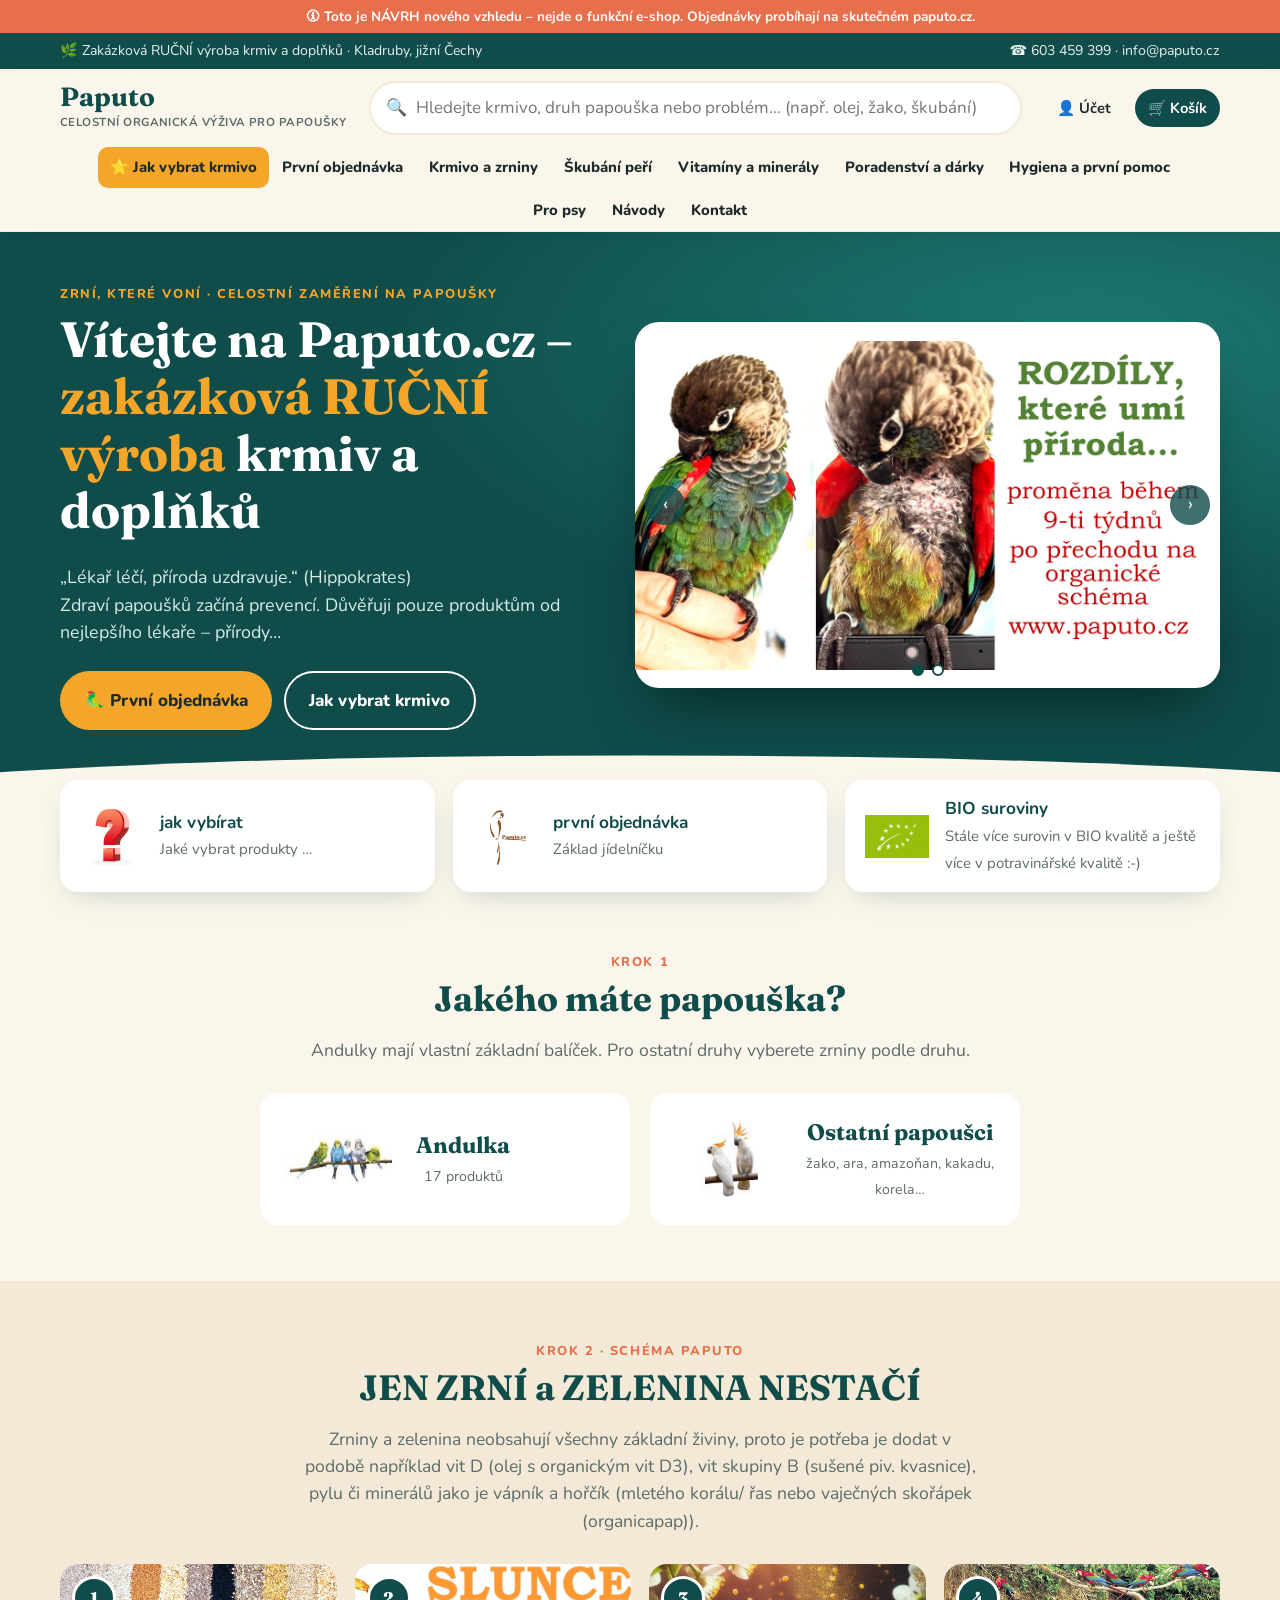
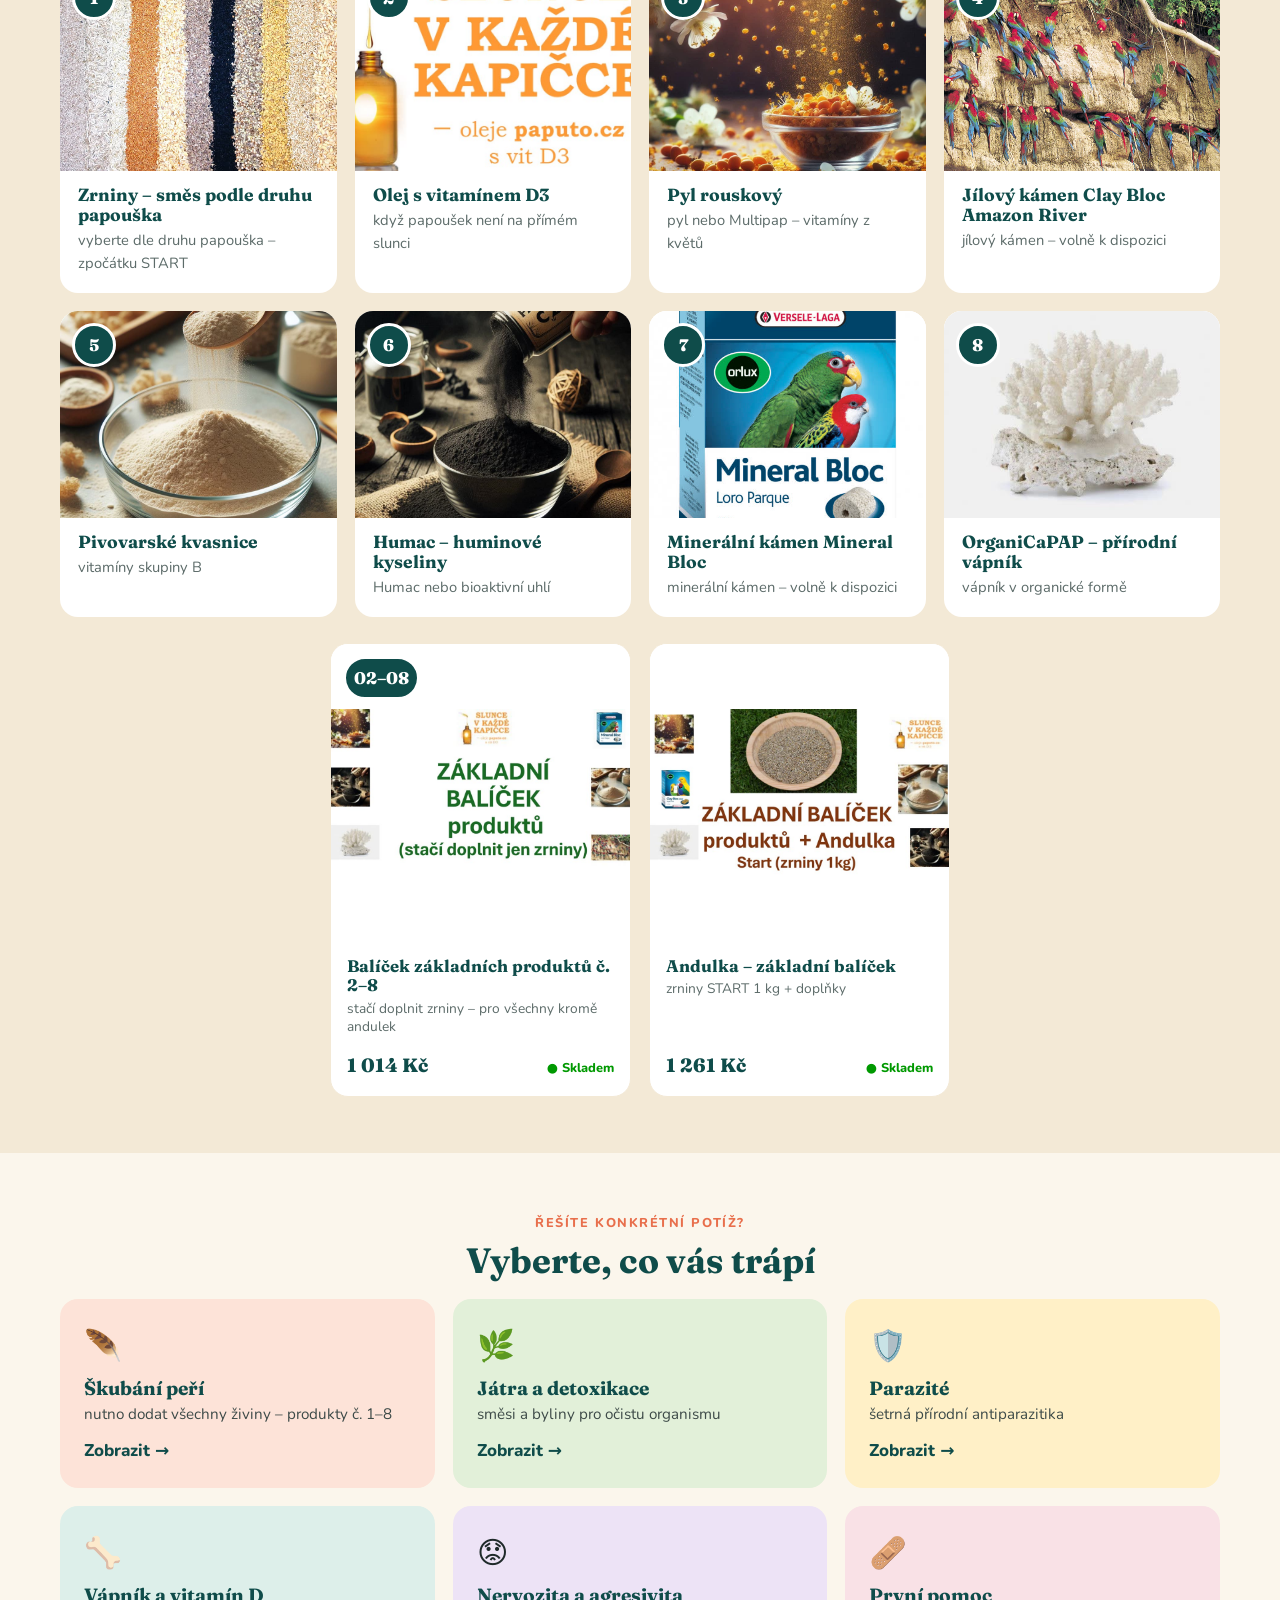
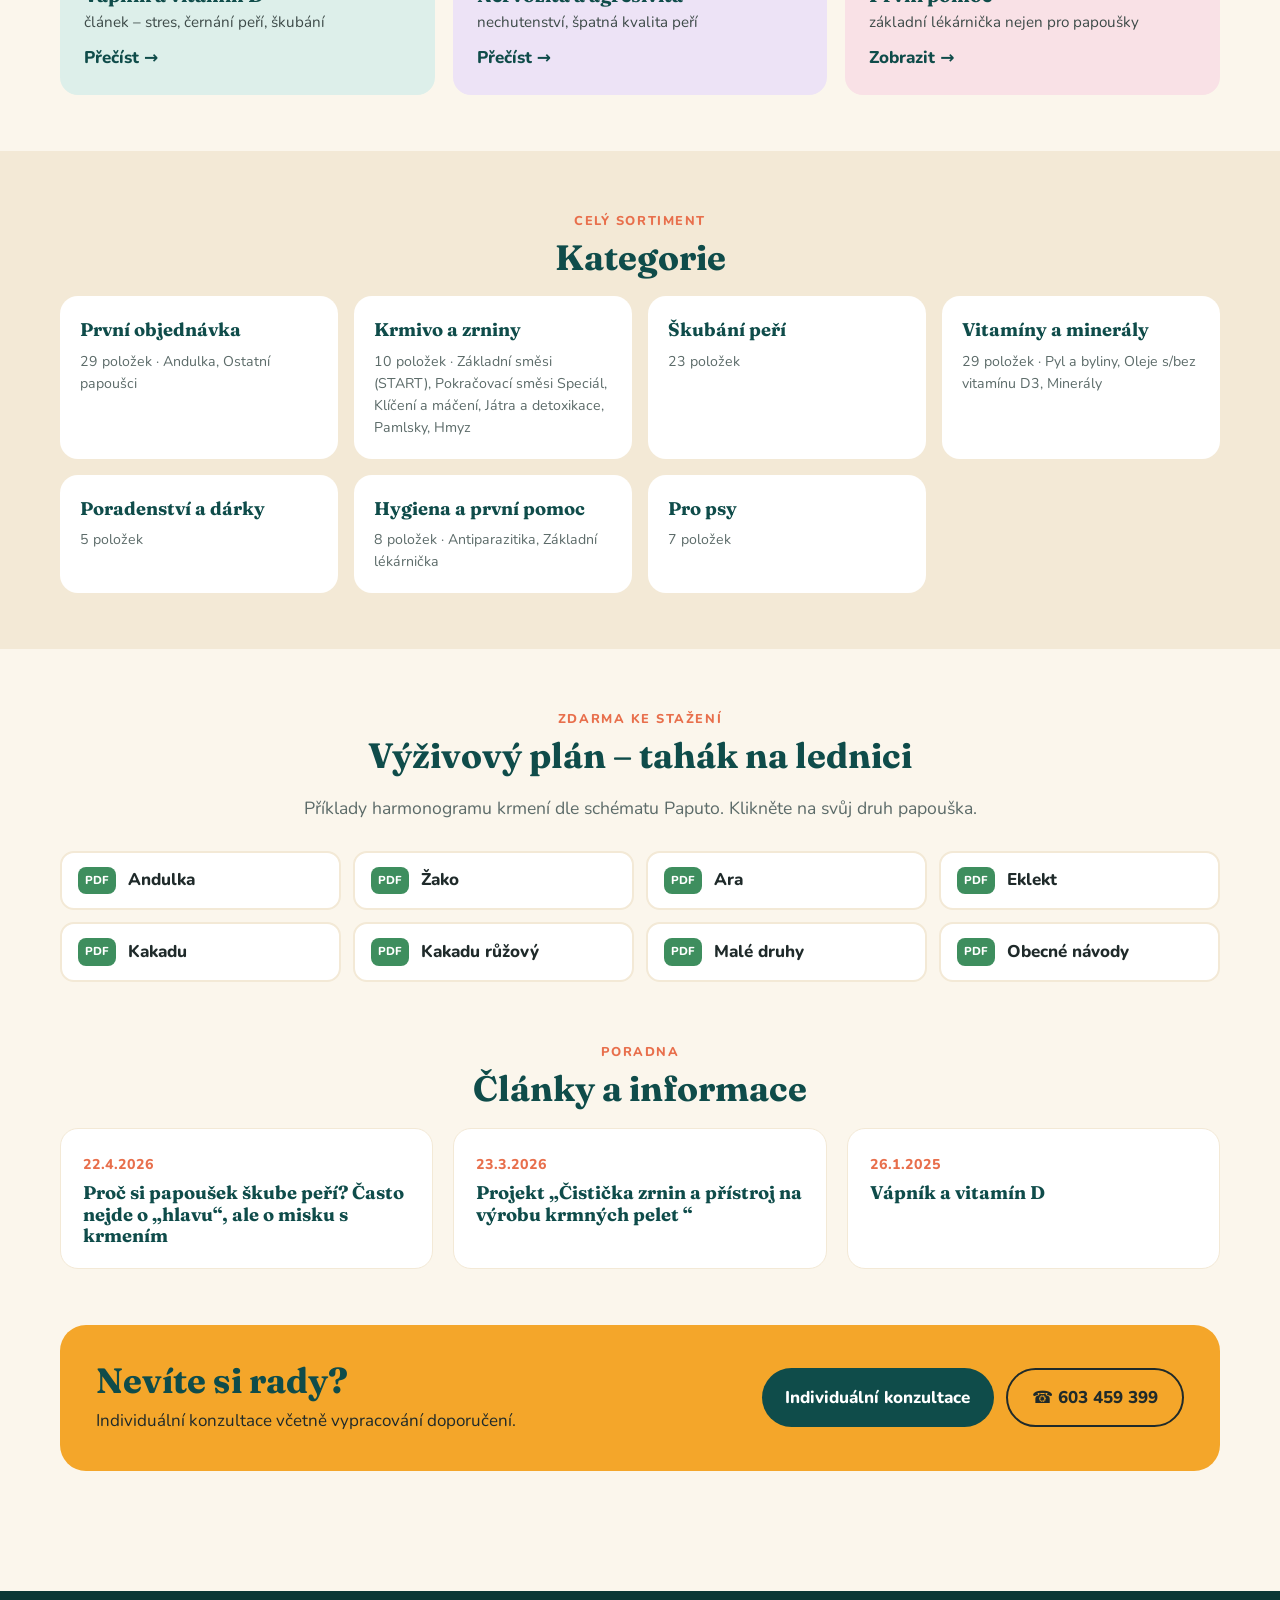
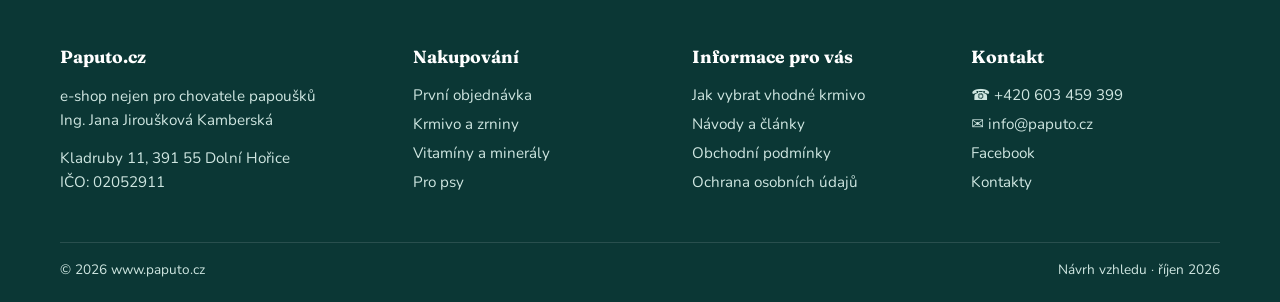
<file: index.html>
<!doctype html>
<html lang="cs">
<head>
<meta charset="utf-8">
<meta name="viewport" content="width=device-width,initial-scale=1">
<meta name="robots" content="noindex,nofollow">
<title>Paputo.cz (návrh)</title>
<link rel="preconnect" href="https://fonts.googleapis.com">
<link rel="preconnect" href="https://fonts.gstatic.com" crossorigin>
<link href="https://fonts.googleapis.com/css2?family=Fraunces:opsz,wght@9..144,600;9..144,800&family=Nunito:wght@400;600;700;800&display=swap" rel="stylesheet">
<link rel="stylesheet" href="style.css">
</head>
<body>
<div class="demo">🛈 Toto je NÁVRH nového vzhledu – nejde o funkční e-shop. Objednávky probíhají na skutečném paputo.cz.</div>
<div class="topbar"><div class="wrap">
  <span>🌿 Zakázková RUČNÍ výroba krmiv a doplňků · Kladruby, jižní Čechy</span>
  <span><a href="tel:+420603459399">☎ 603 459 399</a> · <a href="mailto:info@paputo.cz">info@paputo.cz</a></span>
</div></div>
<header>
  <div class="wrap head">
    <a class="logo" href="#/"><b>Paputo</b><small>CELOSTNÍ ORGANICKÁ VÝŽIVA PRO PAPOUŠKY</small></a>
    <div class="search">
      <span class="ico">🔍</span>
      <input id="q" type="search" autocomplete="off" placeholder="Hledejte krmivo, druh papouška nebo problém… (např. olej, žako, škubání)" aria-label="Hledat">
      <div class="suggest" id="suggest"></div>
    </div>
    <div class="icons">
      <a class="acc" href="https://www.paputo.cz/login/" target="_blank" rel="noopener">👤 Účet</a>
      <a class="cart" href="https://www.paputo.cz/kosik/" target="_blank" rel="noopener">🛒 Košík</a>
    </div>
    <button class="burger" id="burger">☰ Menu</button>
  </div>
  <nav class="main" id="menu"></nav>
</header>

<main id="app"></main>

<footer>
  <div class="wrap">
    <div class="cols">
      <div><h4>Paputo.cz</h4><p>e-shop nejen pro chovatele papoušků<br>Ing. Jana Jiroušková Kamberská</p>
        <p>Kladruby 11, 391 55 Dolní Hořice<br>IČO: 02052911</p></div>
      <div><h4>Nakupování</h4><ul>
        <li><a href="#/kategorie/prvni-objednavka-zakladni-slozky-vyzivy">První objednávka</a></li>
        <li><a href="#/kategorie/zrniny">Krmivo a zrniny</a></li>
        <li><a href="#/kategorie/vitaminy-a-mineraly">Vitamíny a minerály</a></li>
        <li><a href="#/kategorie/pro-psy">Pro psy</a></li></ul></div>
      <div><h4>Informace pro vás</h4><ul>
        <li><a href="#/stranka/jak-nakupovat">Jak vybrat vhodné krmivo</a></li>
        <li><a href="#/navody">Návody a články</a></li>
        <li><a href="#/stranka/obchodni-podminky">Obchodní podmínky</a></li>
        <li><a href="#/stranka/podminky-ochrany-osobnich-udaju">Ochrana osobních údajů</a></li></ul></div>
      <div><h4>Kontakt</h4><ul>
        <li><a href="tel:+420603459399">☎ +420 603 459 399</a></li>
        <li><a href="mailto:info@paputo.cz">✉ info@paputo.cz</a></li>
        <li><a href="https://www.facebook.com/paputo.cz" target="_blank" rel="noopener">Facebook</a></li>
        <li><a href="#/stranka/kontakty">Kontakty</a></li></ul></div>
    </div>
    <div class="copy"><span>© 2026 www.paputo.cz</span><span>Návrh vzhledu · říjen 2026</span></div>
  </div>
</footer>
<script src="data.js"></script>
<script src="app.js"></script>
</body>
</html>
</file>
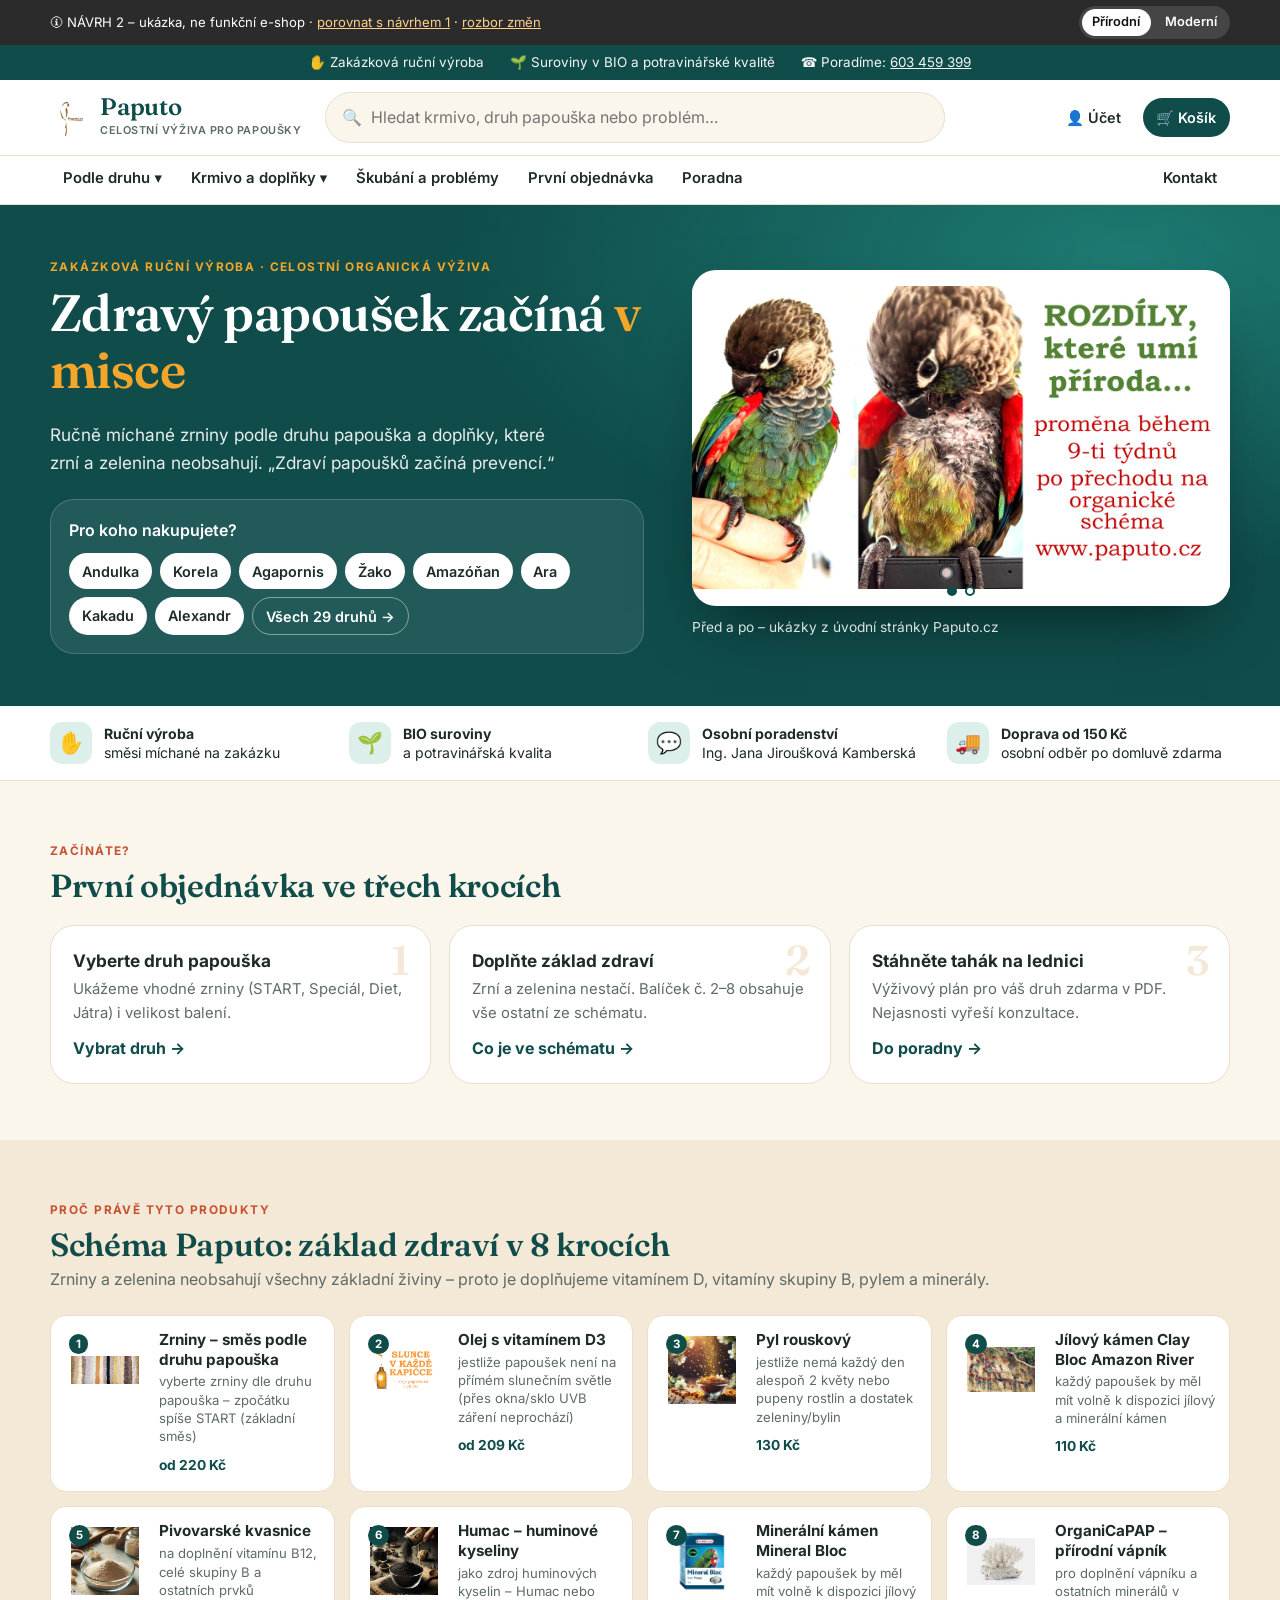
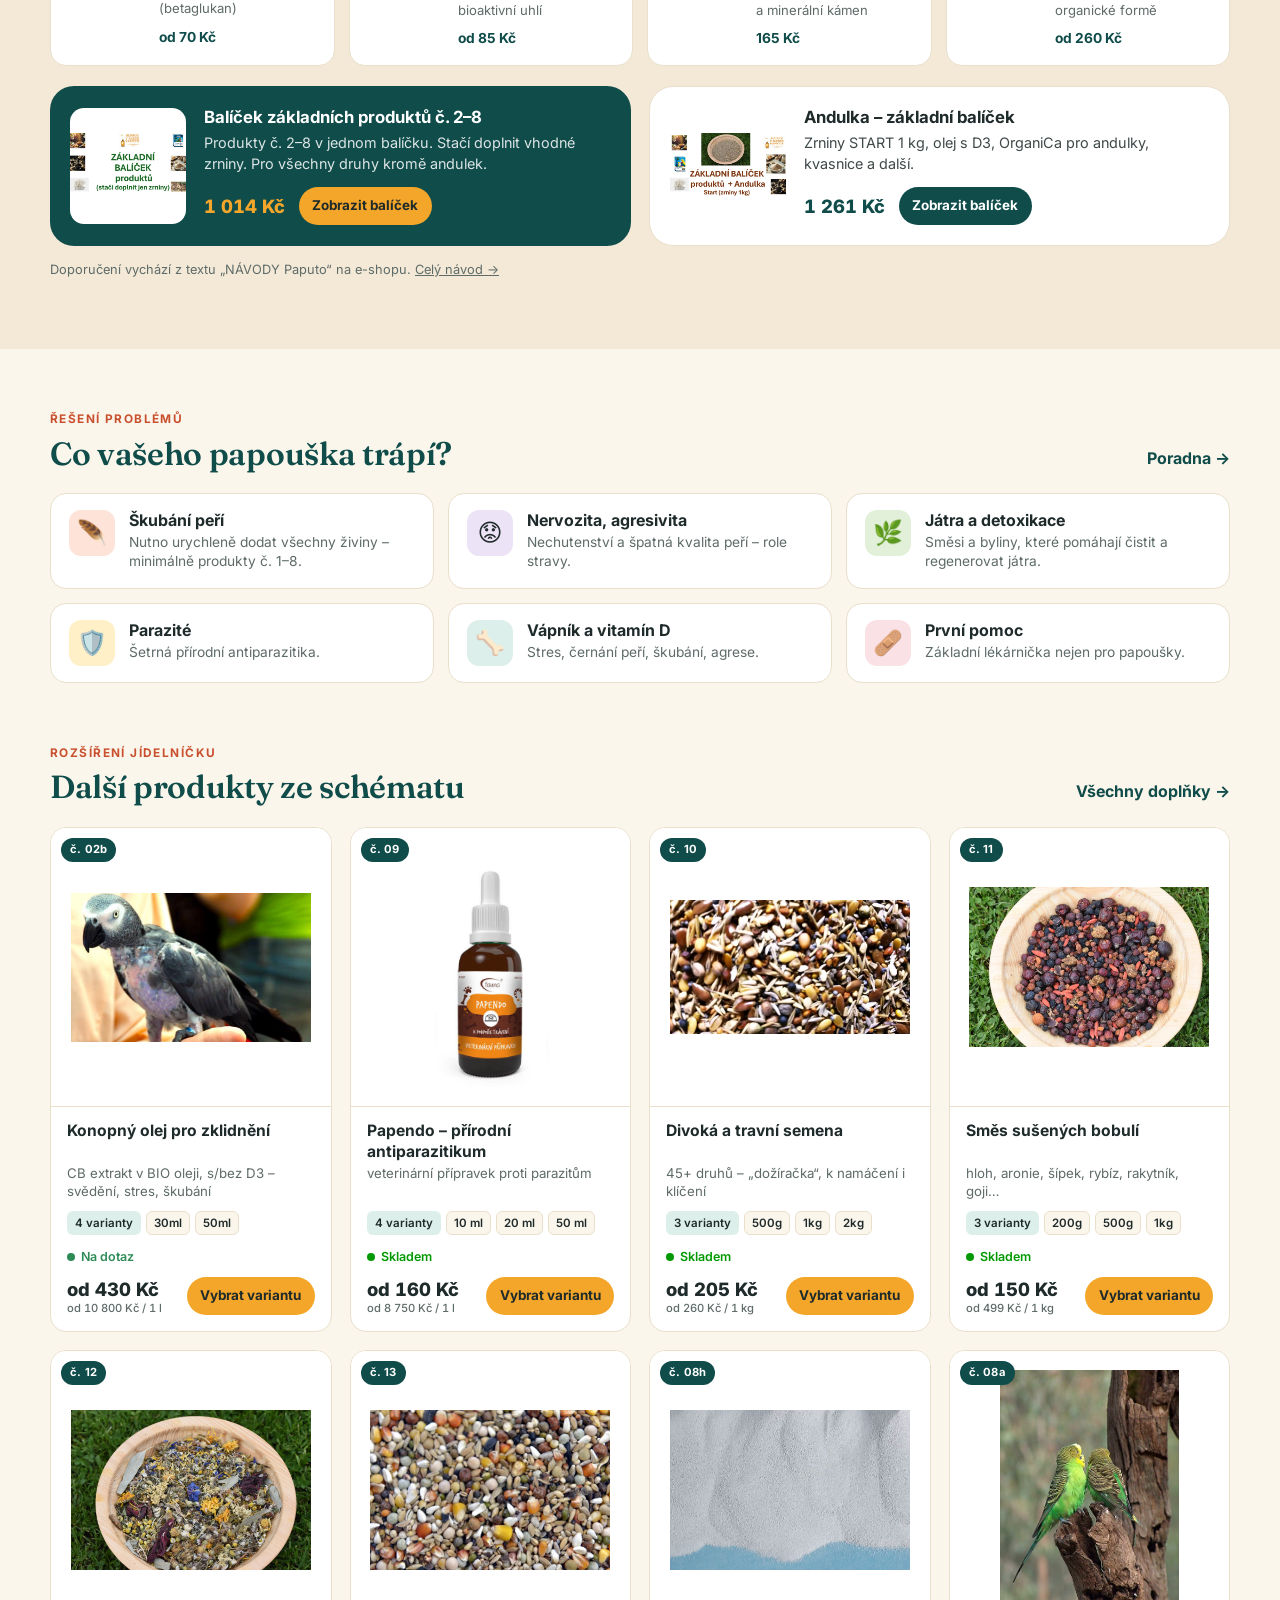
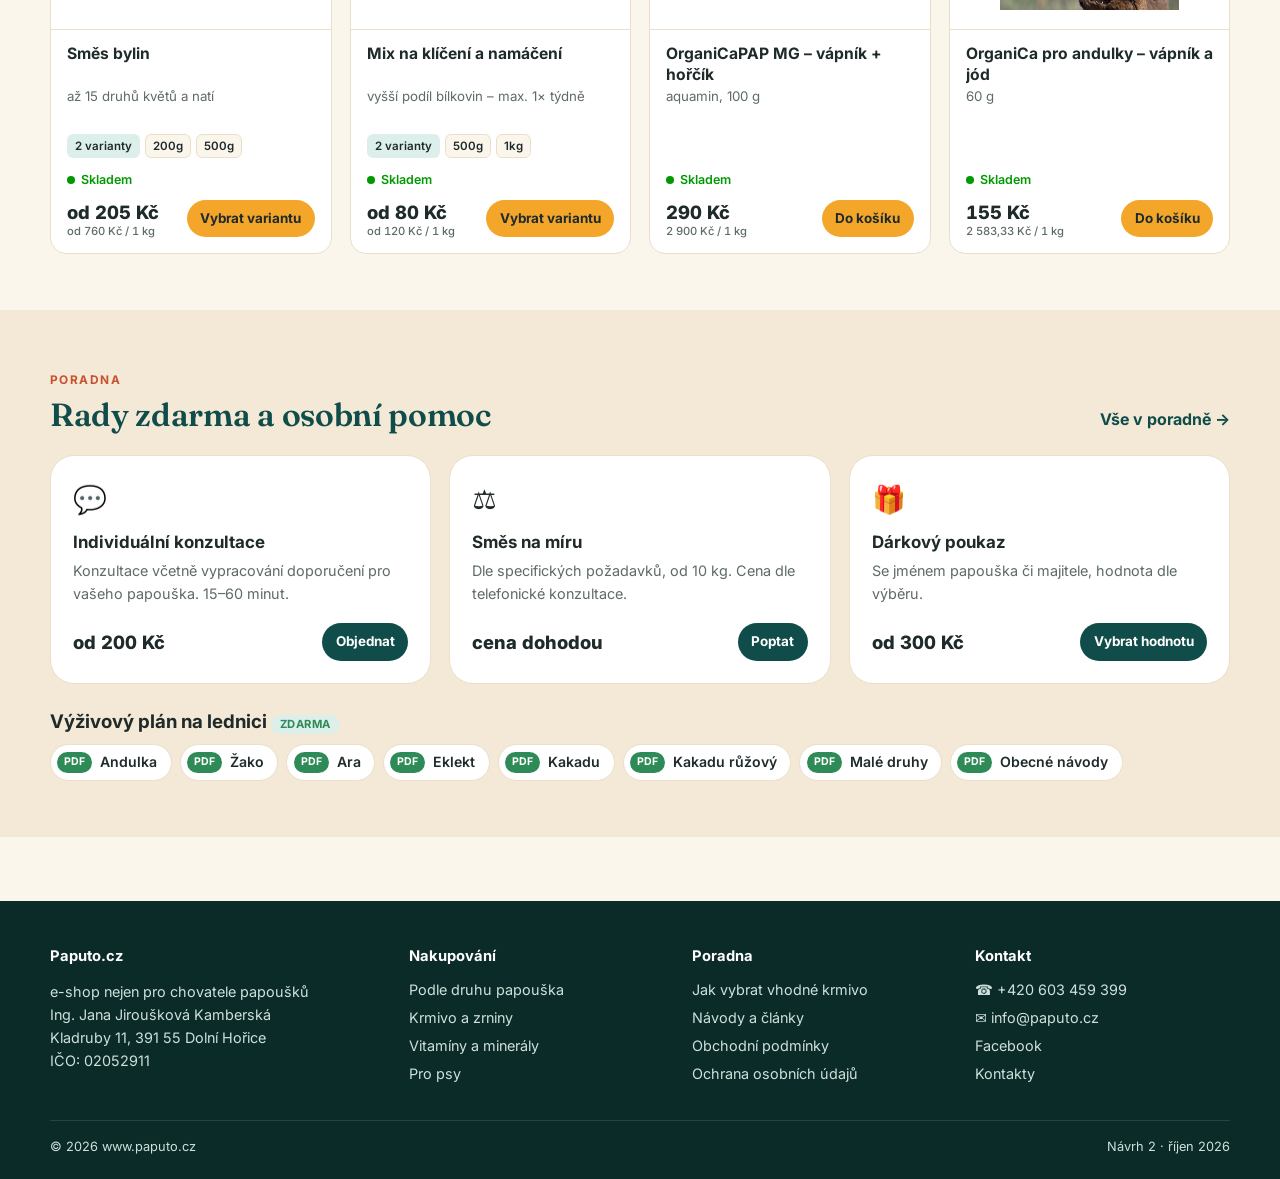
<file: navrh2/index.html>
<!doctype html>
<html lang="cs" data-theme="priroda">
<head>
<meta charset="utf-8">
<meta name="viewport" content="width=device-width,initial-scale=1,viewport-fit=cover">
<meta name="robots" content="noindex,nofollow">
<title>Paputo.cz (návrh 2)</title>
<link rel="preconnect" href="https://fonts.googleapis.com">
<link rel="preconnect" href="https://fonts.gstatic.com" crossorigin>
<link href="https://fonts.googleapis.com/css2?family=Bricolage+Grotesque:opsz,wght@12..96,700;12..96,800&family=Fraunces:opsz,wght@9..144,500;9..144,600&family=Inter:wght@400;500;600;700;800&display=swap" rel="stylesheet">
<link rel="stylesheet" href="style.css">
</head>
<body>
<div class="demo"><div class="wrap">
  <span>🛈 NÁVRH 2 – ukázka, ne funkční e-shop · <a href="../">porovnat s návrhem 1</a> · <a href="porovnani.html">rozbor změn</a></span>
  <div class="themes" role="group" aria-label="Barevná varianta"><button data-t="priroda">Přírodní</button><button data-t="moderni">Moderní</button></div>
</div></div>
<div class="usp"><div class="wrap">
  <span>✋ Zakázková ruční výroba</span><span>🌱 Suroviny v BIO a potravinářské kvalitě</span><span>☎ Poradíme: <a href="tel:+420603459399" style="color:inherit">603 459 399</a></span>
</div></div>
<header class="site">
  <div class="wrap head">
    <a class="logo" href="#/"><img src="img/b/logo-paputo.png" alt=""><span><b>Paputo</b><small>Celostní výživa pro papoušky</small></span></a>
    <div class="search">
      <span class="ico">🔍</span>
      <input id="q" type="search" autocomplete="off" placeholder="Hledat krmivo, druh papouška nebo problém…" aria-label="Hledat">
      <div class="suggest" id="suggest"></div>
    </div>
    <div class="hicons">
      <a class="acc" href="https://www.paputo.cz/login/" target="_blank" rel="noopener">👤 Účet</a>
      <a class="cart" href="https://www.paputo.cz/kosik/" target="_blank" rel="noopener">🛒 Košík</a>
    </div>
    <button class="burger" id="burger" aria-label="Menu">☰</button>
  </div>
  <nav class="main" id="menu"></nav>
</header>

<main id="app"></main>

<footer>
  <div class="wrap">
    <div class="cols">
      <div><h4>Paputo.cz</h4><p>e-shop nejen pro chovatele papoušků<br>Ing. Jana Jiroušková Kamberská<br>Kladruby 11, 391 55 Dolní Hořice<br>IČO: 02052911</p></div>
      <div><h4>Nakupování</h4><ul>
        <li><a href="#/druhy">Podle druhu papouška</a></li>
        <li><a href="#/kategorie/zrniny">Krmivo a zrniny</a></li>
        <li><a href="#/kategorie/vitaminy-a-mineraly">Vitamíny a minerály</a></li>
        <li><a href="#/kategorie/pro-psy">Pro psy</a></li></ul></div>
      <div><h4>Poradna</h4><ul>
        <li><a href="#/stranka/jak-nakupovat">Jak vybrat vhodné krmivo</a></li>
        <li><a href="#/poradna">Návody a články</a></li>
        <li><a href="#/stranka/obchodni-podminky">Obchodní podmínky</a></li>
        <li><a href="#/stranka/podminky-ochrany-osobnich-udaju">Ochrana osobních údajů</a></li></ul></div>
      <div><h4>Kontakt</h4><ul>
        <li><a href="tel:+420603459399">☎ +420 603 459 399</a></li>
        <li><a href="mailto:info@paputo.cz">✉ info@paputo.cz</a></li>
        <li><a href="https://www.facebook.com/paputo.cz" target="_blank" rel="noopener">Facebook</a></li>
        <li><a href="#/stranka/kontakty">Kontakty</a></li></ul></div>
    </div>
    <div class="copy"><span>© 2026 www.paputo.cz</span><span>Návrh 2 · říjen 2026</span></div>
  </div>
</footer>

<nav class="tabbar" aria-label="Mobilní navigace">
  <a href="#/" data-k="home"><i>🏠</i>Domů</a>
  <a href="#" id="tab-menu" data-k="kategorie"><i>☰</i>Sortiment</a>
  <a href="#" id="tab-search" data-k="hledat"><i>🔍</i>Hledat</a>
  <a href="#/poradna" data-k="poradna"><i>💬</i>Poradna</a>
  <a href="https://www.paputo.cz/kosik/" target="_blank" rel="noopener"><i>🛒</i>Košík</a>
</nav>
<script src="data.js"></script>
<script src="app.js"></script>
</body>
</html>
</file>
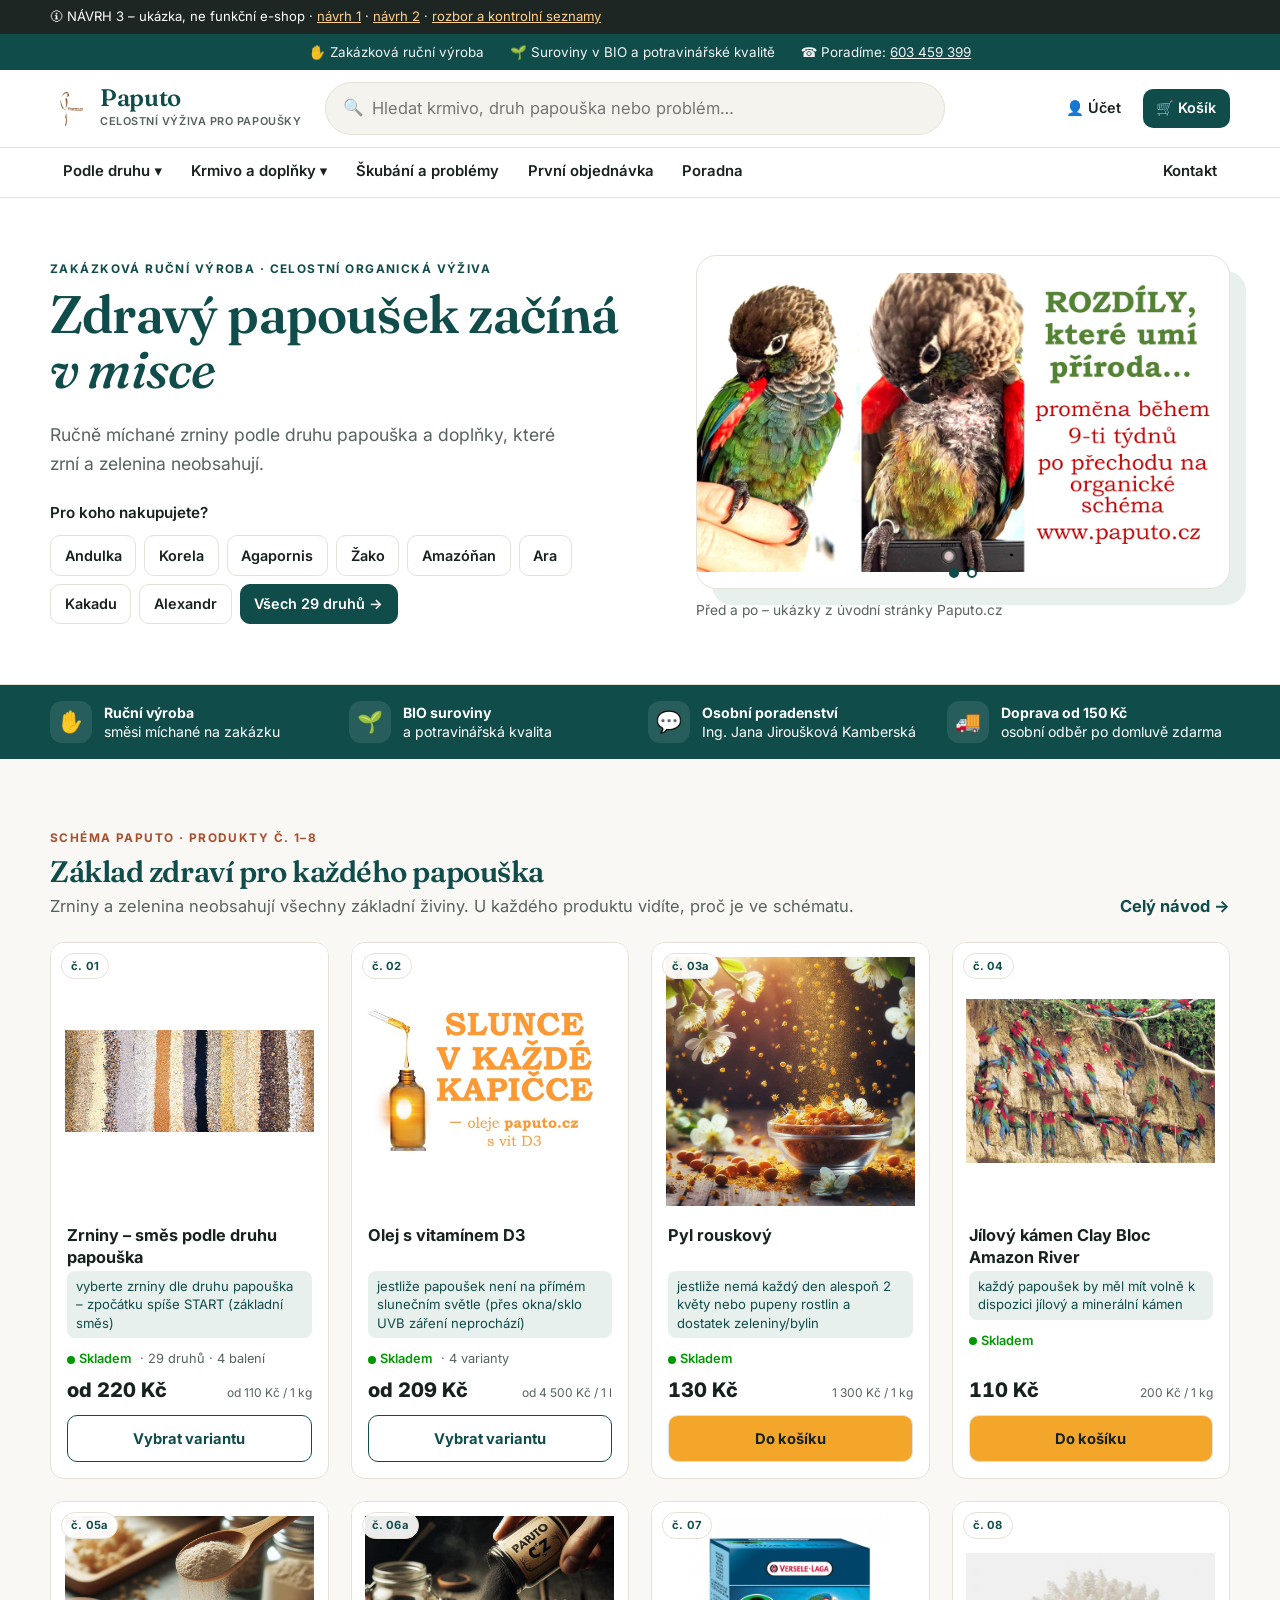
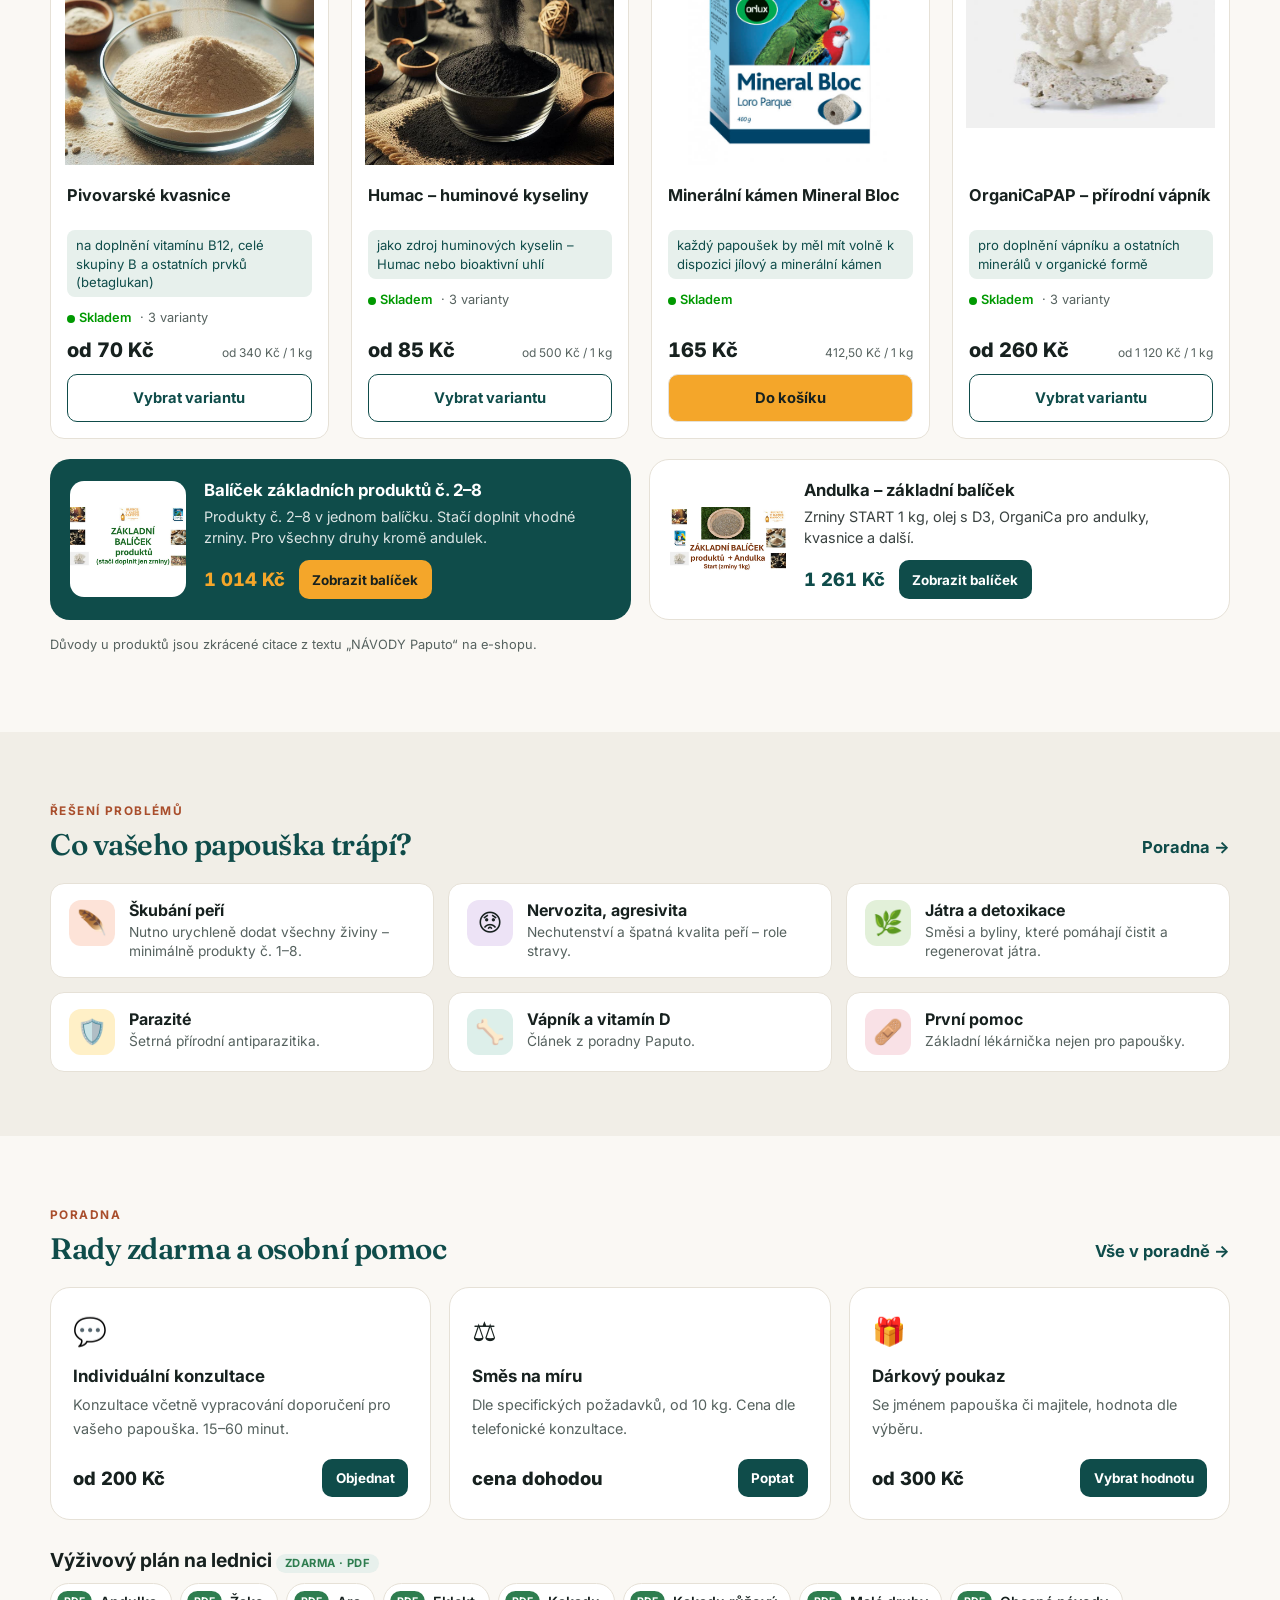
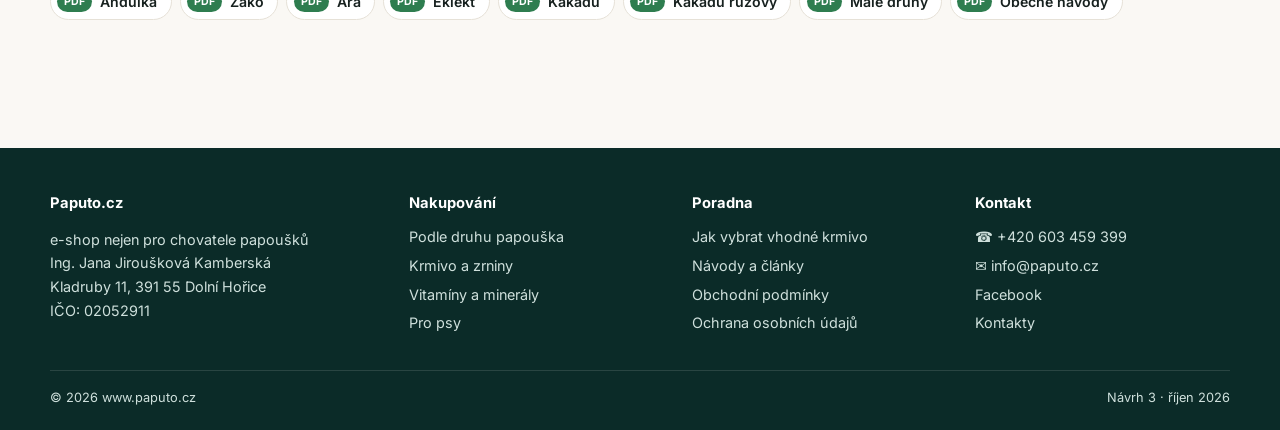
<file: navrh3/index.html>
<!doctype html>
<html lang="cs" data-theme="n3">
<head>
<meta charset="utf-8">
<meta name="viewport" content="width=device-width,initial-scale=1,viewport-fit=cover">
<meta name="robots" content="noindex,nofollow">
<title>Paputo.cz (návrh 3)</title>
<link rel="preconnect" href="https://fonts.googleapis.com">
<link rel="preconnect" href="https://fonts.gstatic.com" crossorigin>
<link href="https://fonts.googleapis.com/css2?family=Fraunces:opsz,wght@9..144,500;9..144,600&family=Inter:wght@400;500;600;700;800&display=swap" rel="stylesheet">
<link rel="stylesheet" href="style.css">
</head>
<body>
<div class="demo"><div class="wrap">
  <span>🛈 NÁVRH 3 – ukázka, ne funkční e-shop · <a href="../">návrh 1</a> · <a href="../navrh2/">návrh 2</a> · <a href="rozbor.html">rozbor a kontrolní seznamy</a></span>
</div></div>
<div class="usp"><div class="wrap">
  <span>✋ Zakázková ruční výroba</span><span>🌱 Suroviny v BIO a potravinářské kvalitě</span><span>☎ Poradíme: <a href="tel:+420603459399" style="color:inherit">603 459 399</a></span>
</div></div>
<header class="site">
  <div class="wrap head">
    <a class="logo" href="#/"><img src="img/b/logo-paputo.png" alt=""><span><b>Paputo</b><small>Celostní výživa pro papoušky</small></span></a>
    <div class="search">
      <span class="ico">🔍</span>
      <input id="q" type="search" autocomplete="off" placeholder="Hledat krmivo, druh papouška nebo problém…" aria-label="Hledat">
      <div class="suggest" id="suggest"></div>
    </div>
    <div class="hicons">
      <a class="acc" href="https://www.paputo.cz/login/" target="_blank" rel="noopener">👤 Účet</a>
      <a class="cart" href="https://www.paputo.cz/kosik/" target="_blank" rel="noopener">🛒 Košík</a>
    </div>
    <button class="burger" id="burger" aria-label="Menu">☰</button>
  </div>
  <nav class="main" id="menu"></nav>
</header>

<main id="app"></main>

<footer>
  <div class="wrap">
    <div class="cols">
      <div><h4>Paputo.cz</h4><p>e-shop nejen pro chovatele papoušků<br>Ing. Jana Jiroušková Kamberská<br>Kladruby 11, 391 55 Dolní Hořice<br>IČO: 02052911</p></div>
      <div><h4>Nakupování</h4><ul>
        <li><a href="#/druhy">Podle druhu papouška</a></li>
        <li><a href="#/kategorie/zrniny">Krmivo a zrniny</a></li>
        <li><a href="#/kategorie/vitaminy-a-mineraly">Vitamíny a minerály</a></li>
        <li><a href="#/kategorie/pro-psy">Pro psy</a></li></ul></div>
      <div><h4>Poradna</h4><ul>
        <li><a href="#/stranka/jak-nakupovat">Jak vybrat vhodné krmivo</a></li>
        <li><a href="#/poradna">Návody a články</a></li>
        <li><a href="#/stranka/obchodni-podminky">Obchodní podmínky</a></li>
        <li><a href="#/stranka/podminky-ochrany-osobnich-udaju">Ochrana osobních údajů</a></li></ul></div>
      <div><h4>Kontakt</h4><ul>
        <li><a href="tel:+420603459399">☎ +420 603 459 399</a></li>
        <li><a href="mailto:info@paputo.cz">✉ info@paputo.cz</a></li>
        <li><a href="https://www.facebook.com/paputo.cz" target="_blank" rel="noopener">Facebook</a></li>
        <li><a href="#/stranka/kontakty">Kontakty</a></li></ul></div>
    </div>
    <div class="copy"><span>© 2026 www.paputo.cz</span><span>Návrh 3 · říjen 2026</span></div>
  </div>
</footer>

<nav class="tabbar" aria-label="Mobilní navigace">
  <a href="#/" data-k="home"><i>🏠</i>Domů</a>
  <a href="#" id="tab-menu" data-k="kategorie"><i>☰</i>Sortiment</a>
  <a href="#" id="tab-search" data-k="hledat"><i>🔍</i>Hledat</a>
  <a href="#/poradna" data-k="poradna"><i>💬</i>Poradna</a>
  <a href="https://www.paputo.cz/kosik/" target="_blank" rel="noopener"><i>🛒</i>Košík</a>
</nav>
<script src="data.js"></script>
<script src="app.js"></script>
</body>
</html>
</file>
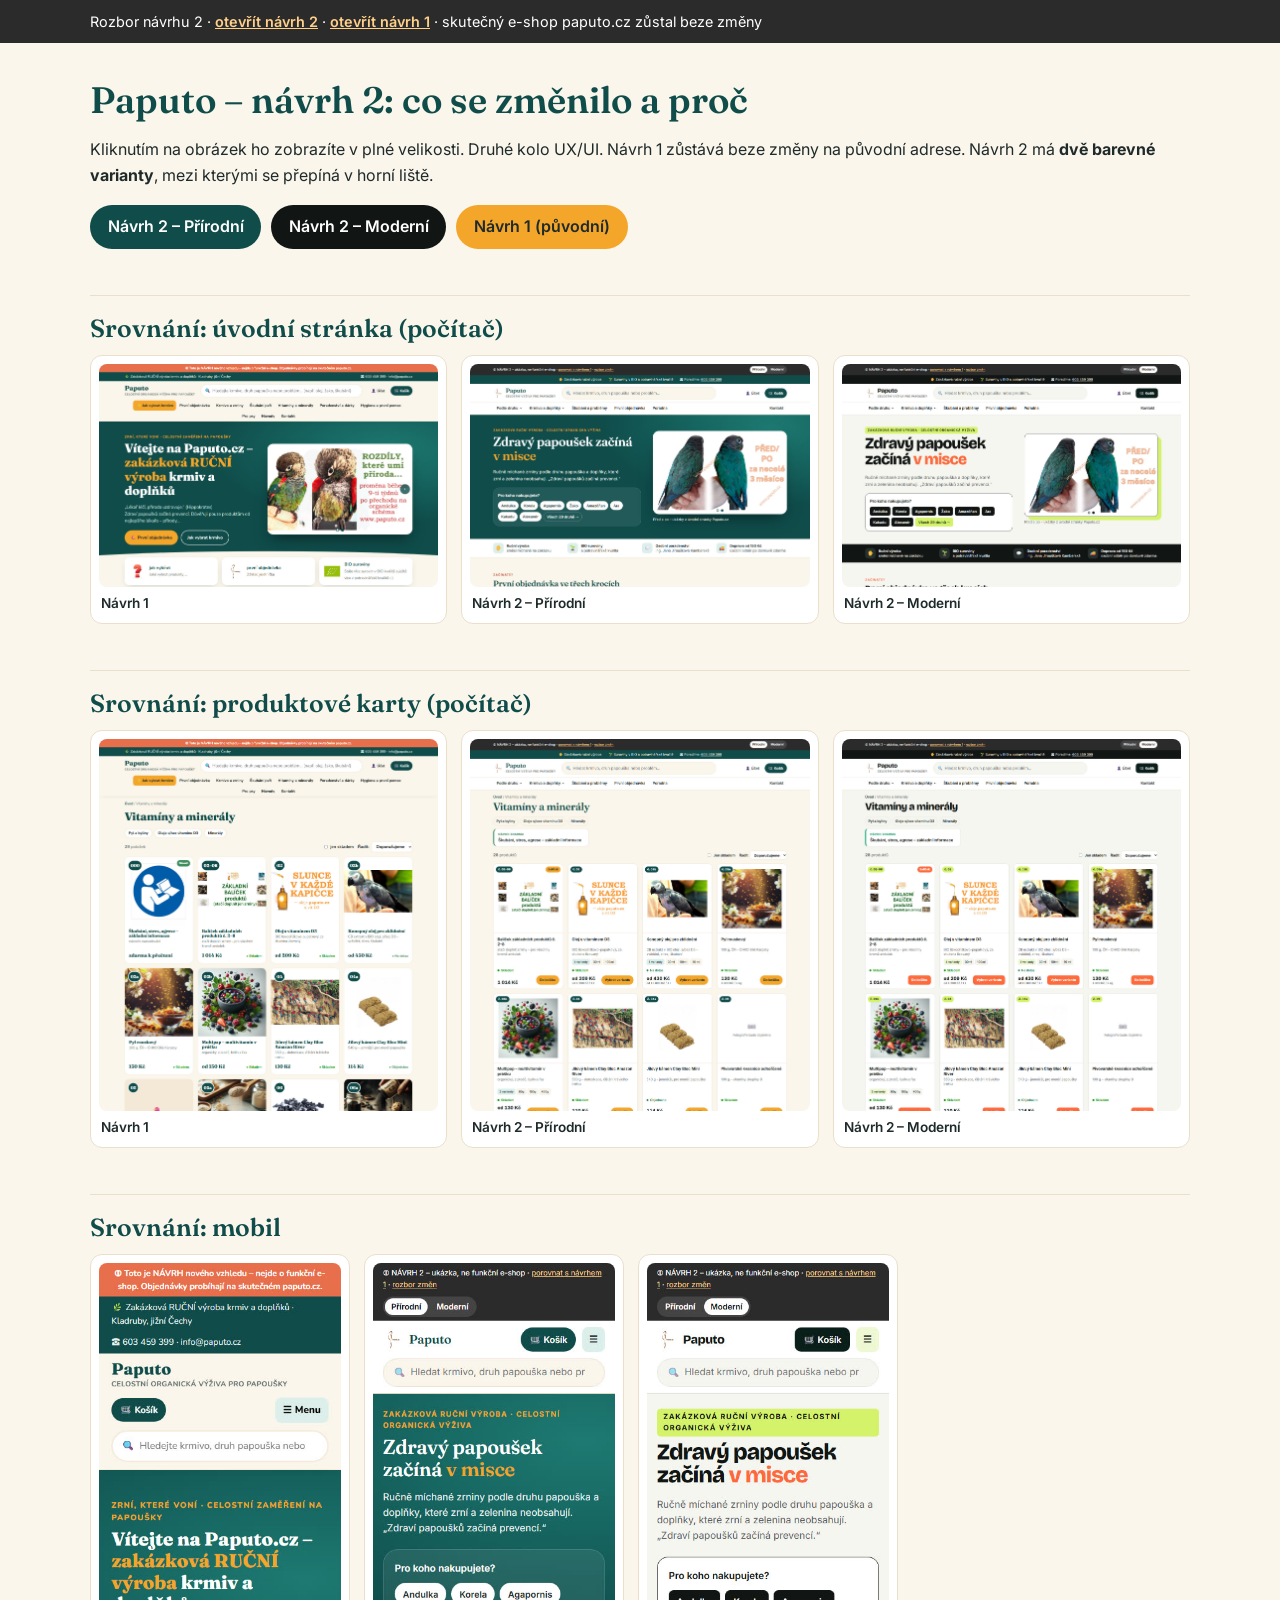
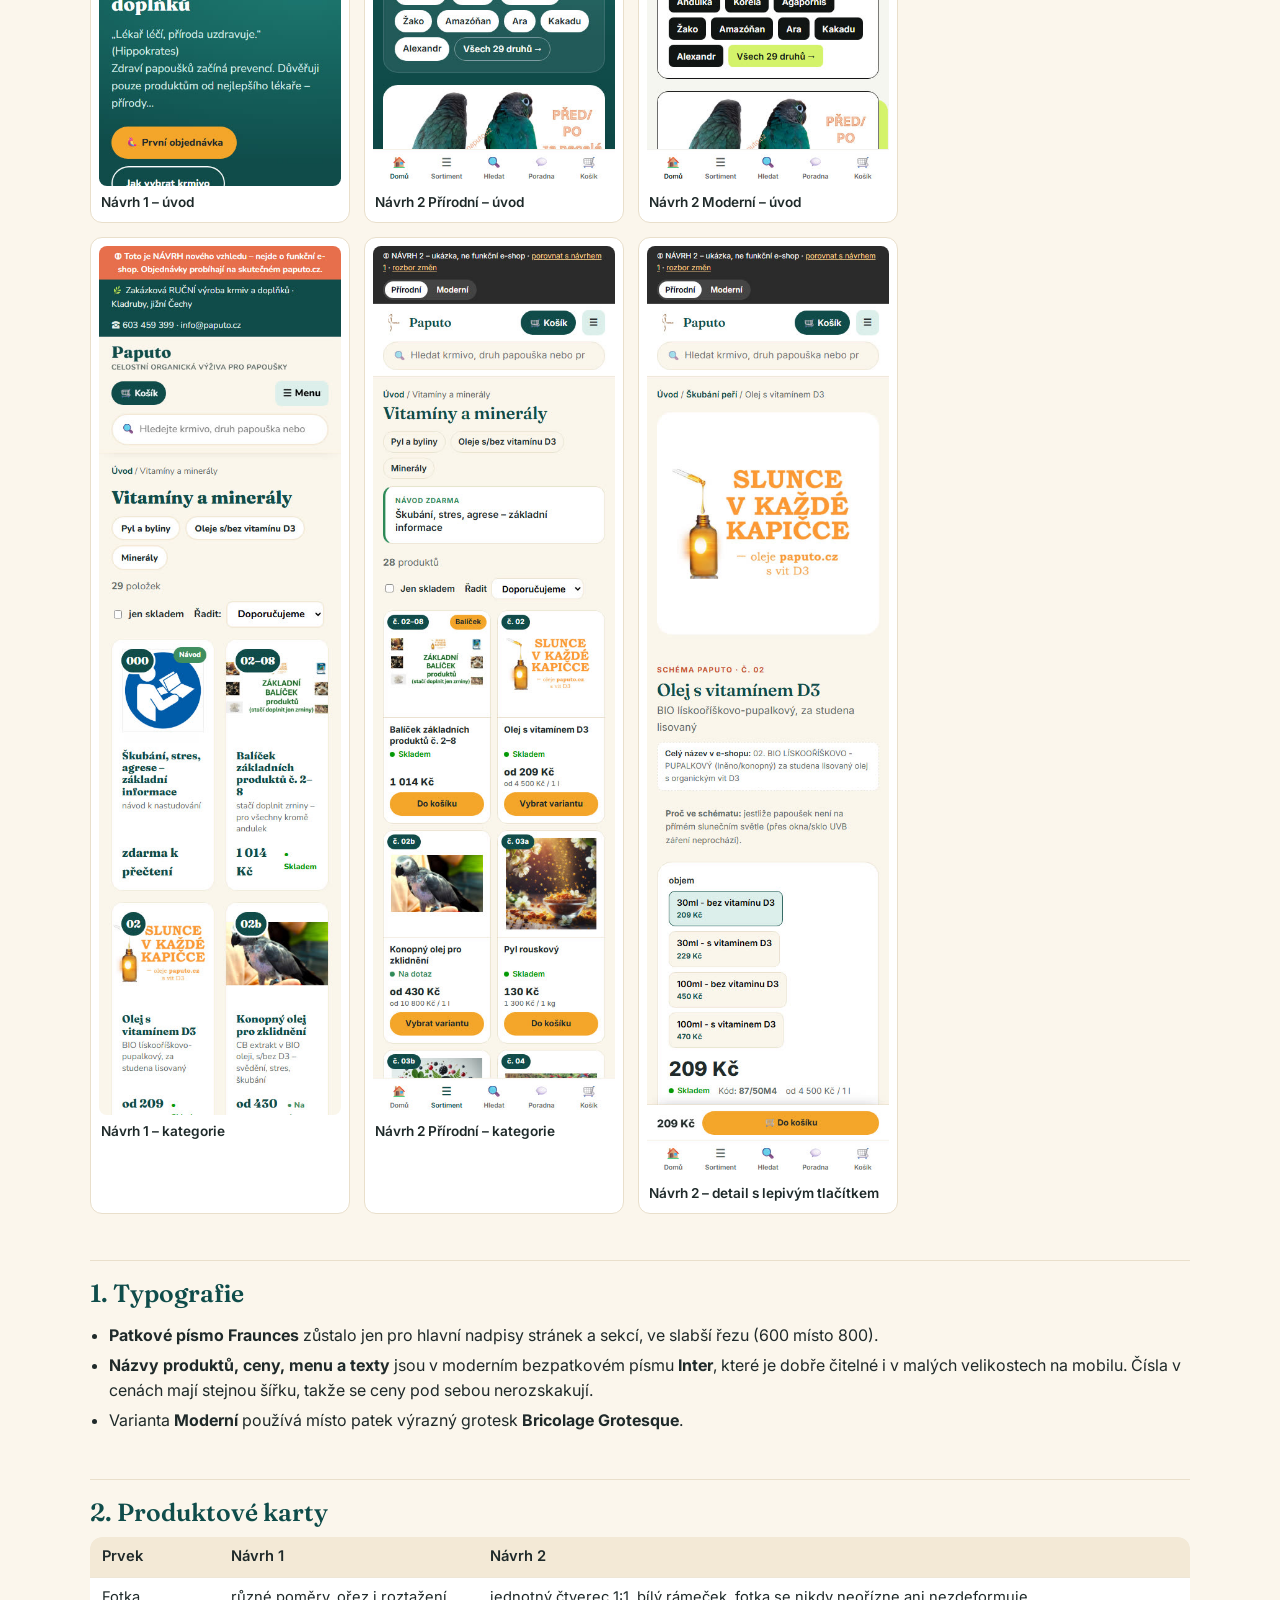
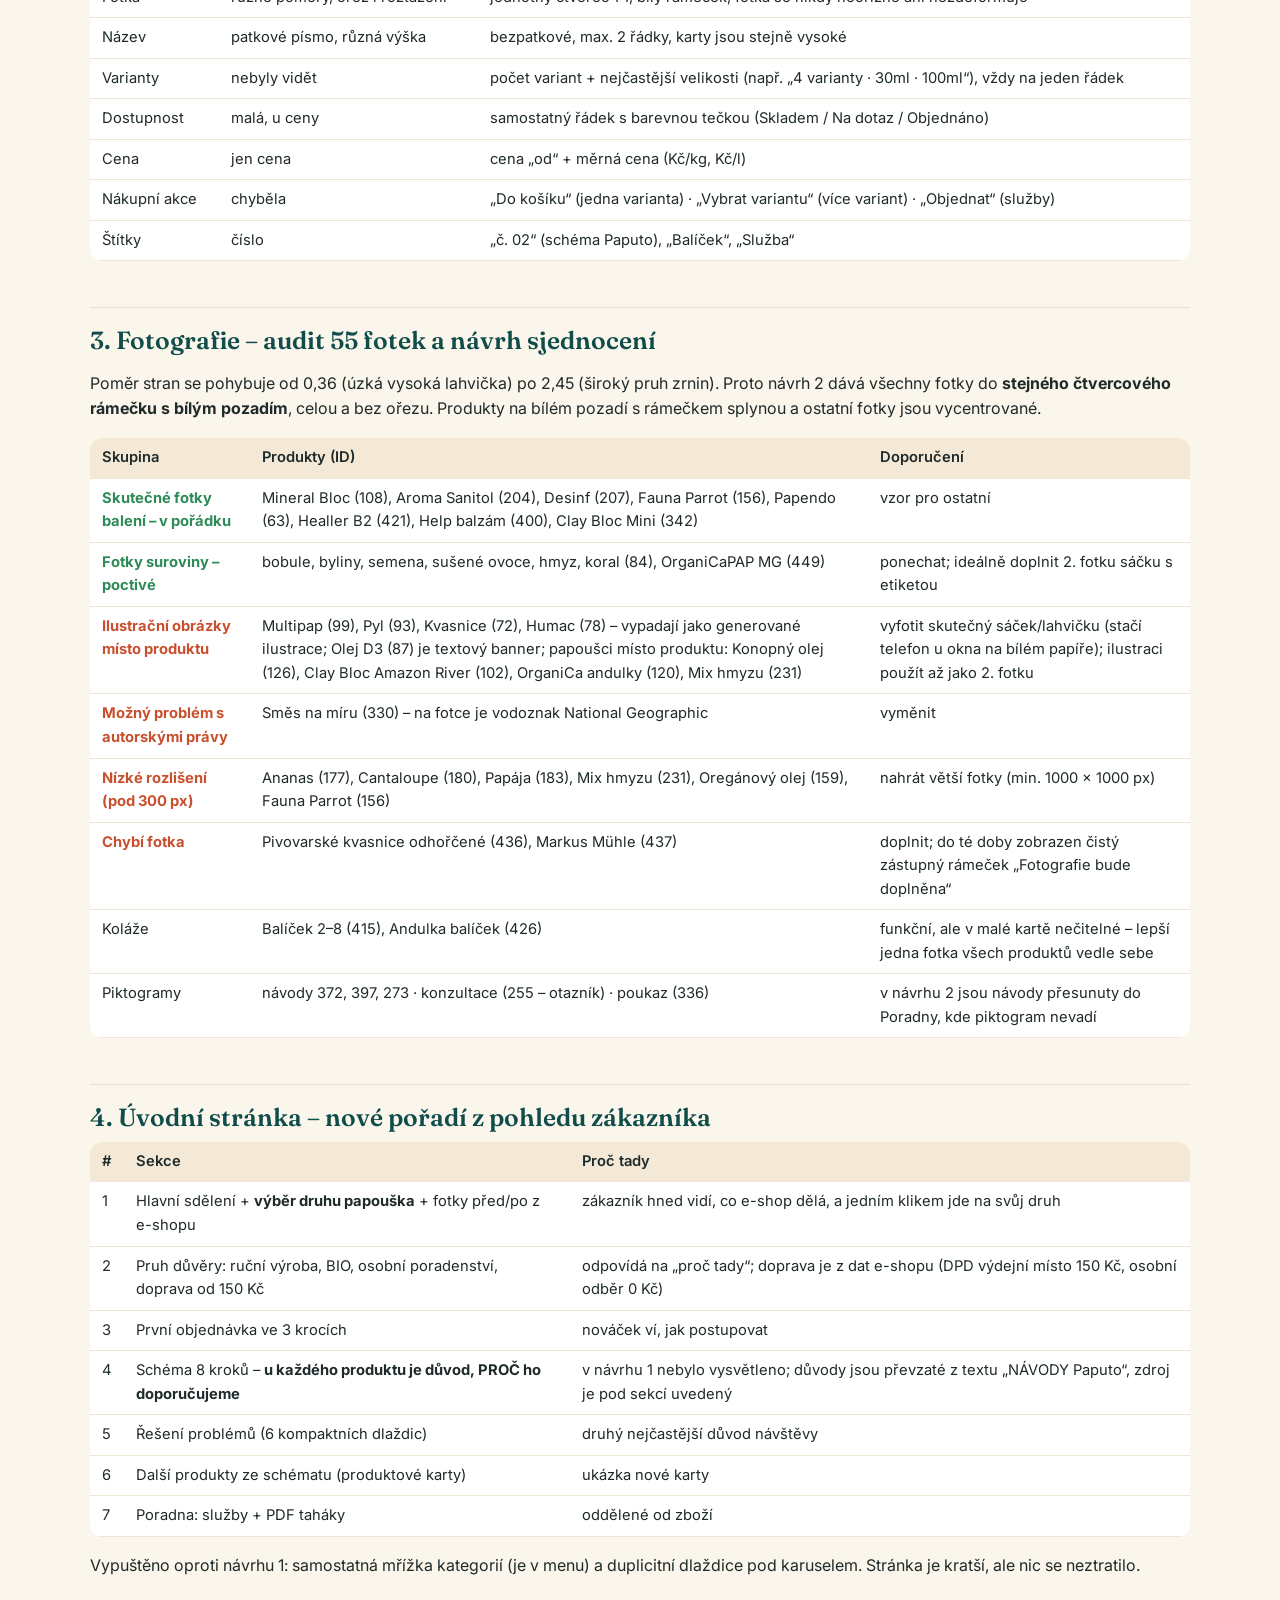
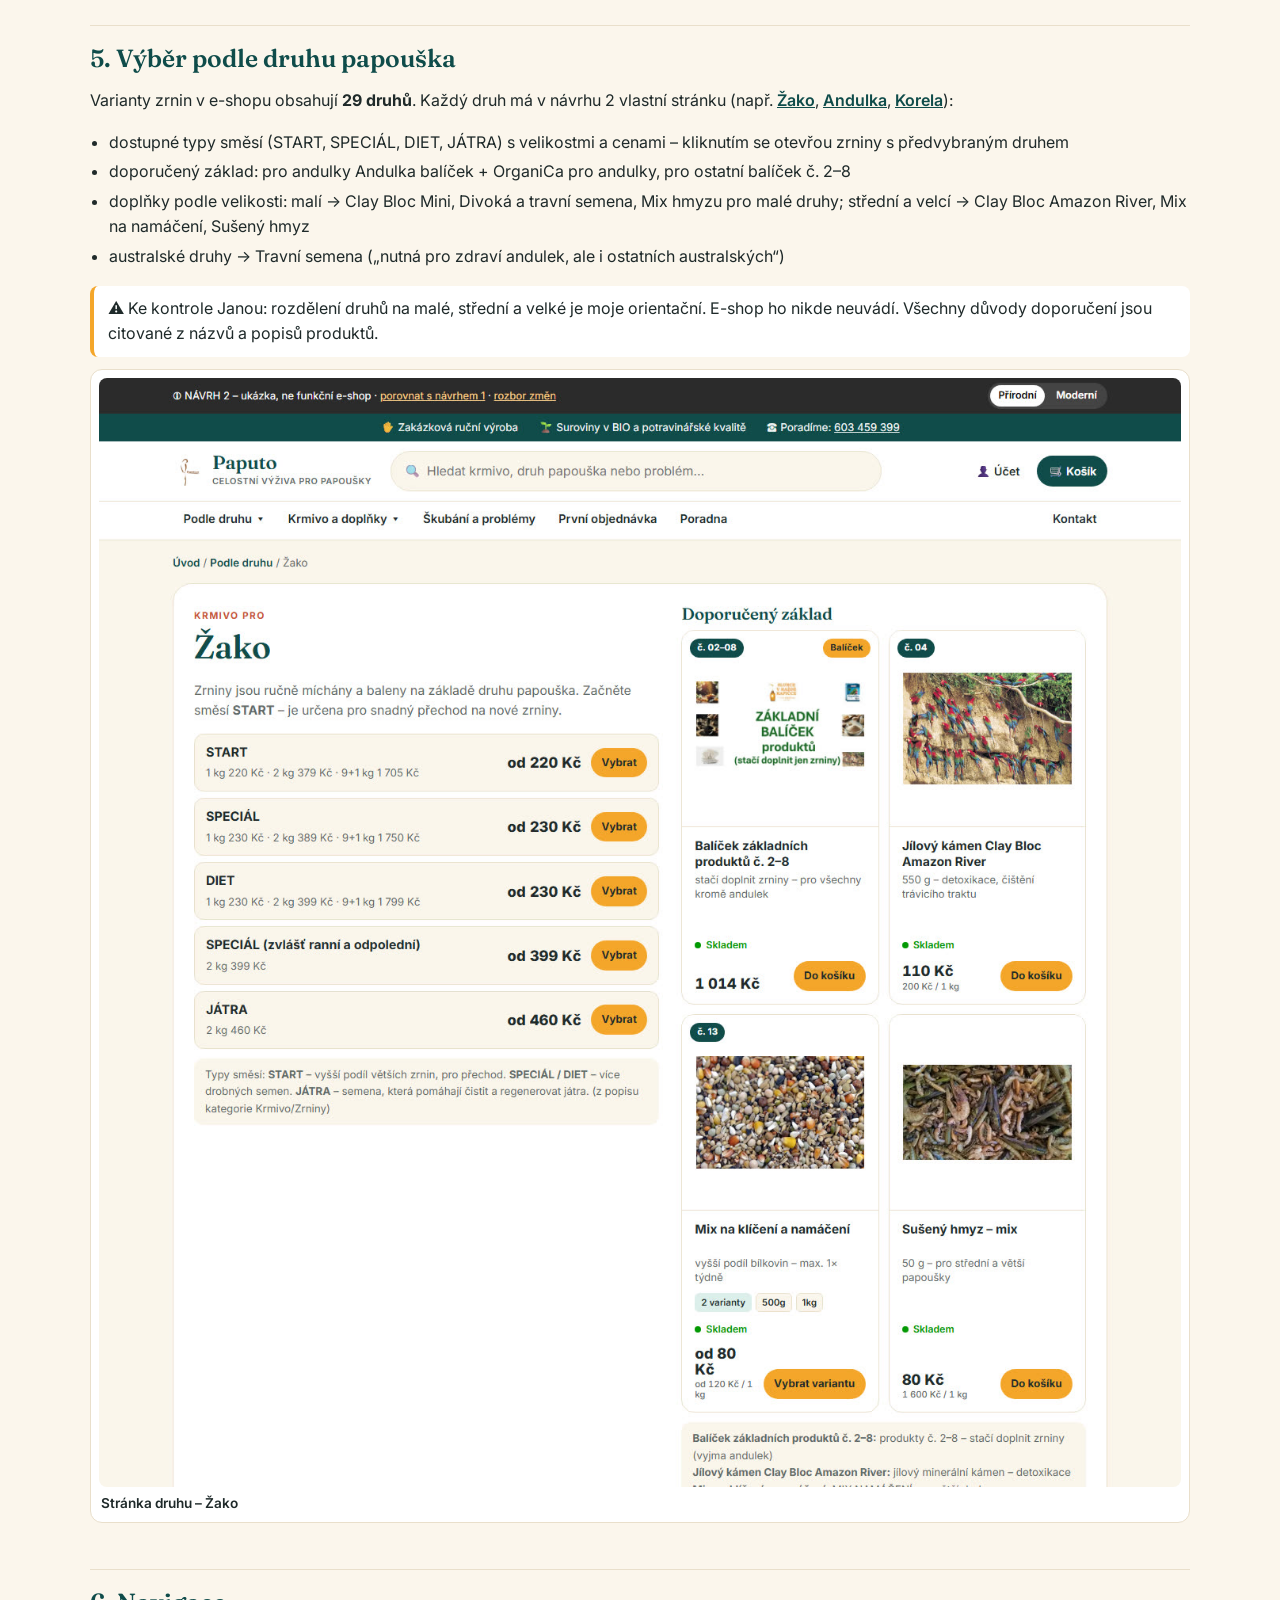
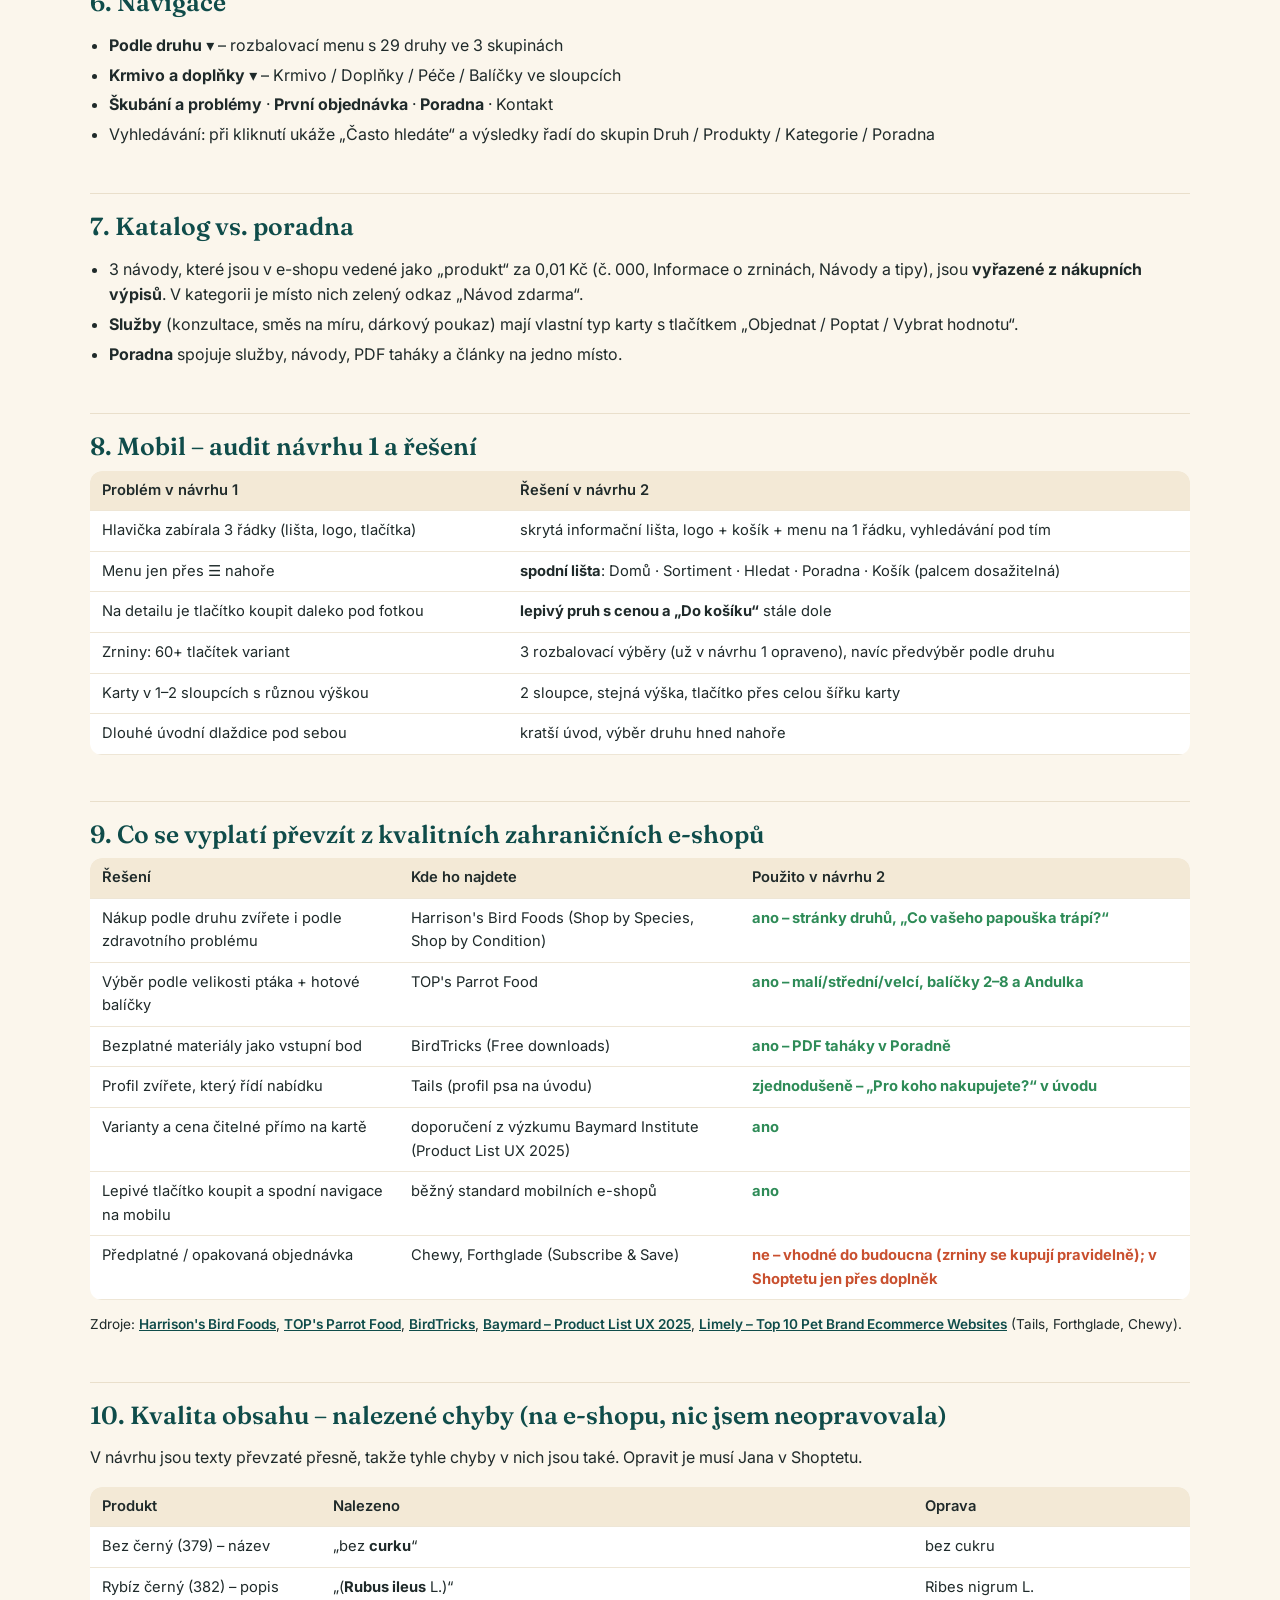
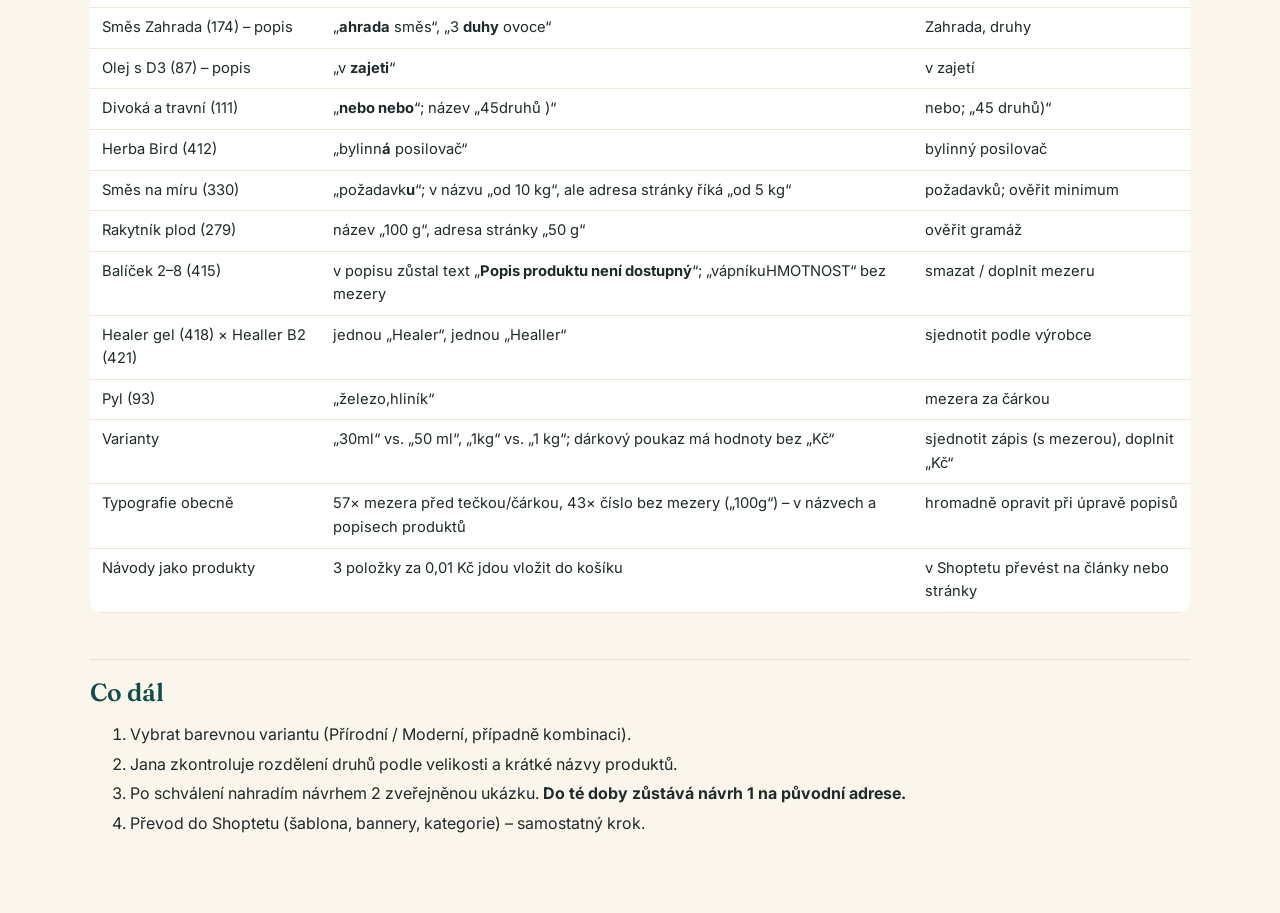
<file: navrh2/porovnani.html>
<!doctype html>
<html lang="cs">
<head>
<meta charset="utf-8">
<meta name="viewport" content="width=device-width,initial-scale=1">
<meta name="robots" content="noindex,nofollow">
<title>Paputo – návrh 2: rozbor a srovnání</title>
<link href="https://fonts.googleapis.com/css2?family=Fraunces:opsz,wght@9..144,600&family=Inter:wght@400;600;700&display=swap" rel="stylesheet">
<style>
body{margin:0;font-family:Inter,system-ui,sans-serif;color:#1F2A2A;background:#FBF6EC;line-height:1.6;font-size:16px}
.wrap{max-width:1100px;margin:0 auto;padding:0 20px 60px}
h1,h2{font-family:Fraunces,Georgia,serif;font-weight:600;color:#0F4C4A;line-height:1.15}
h1{font-size:2.3rem;margin:36px 0 8px}
h2{font-size:1.55rem;margin:46px 0 10px;padding-top:18px;border-top:1px solid #E9DFCB}
h3{font-size:1.05rem;margin:22px 0 6px}
a{color:#0F4C4A;font-weight:600}
.top{background:#2B2B2B;color:#fff;padding:10px 0;font-size:.9rem}.top a{color:#FFD08A}
.links{display:flex;gap:10px;flex-wrap:wrap;margin:16px 0}
.btn{display:inline-block;background:#0F4C4A;color:#fff;text-decoration:none;padding:.6em 1.1em;border-radius:999px;font-weight:600}
.btn.alt{background:#F4A62A;color:#1F2A2A}.btn.dark{background:#111614}
.cmp{display:grid;grid-template-columns:repeat(3,1fr);gap:14px;margin:12px 0}
.cmp.m{grid-template-columns:repeat(3,minmax(0,260px));justify-content:start}
.cmp figure{margin:0;background:#fff;border:1px solid #E9DFCB;border-radius:12px;padding:8px}
.cmp img{width:100%;border-radius:8px;display:block}
.cmp figcaption{font-size:.85rem;font-weight:600;padding:6px 2px 0}
table{border-collapse:collapse;width:100%;background:#fff;border-radius:12px;overflow:hidden;font-size:.92rem;margin:10px 0}
th,td{border-bottom:1px solid #EEE6D6;padding:8px 12px;text-align:left;vertical-align:top}
th{background:#F3E9D6;font-weight:600}
.ok{color:#2E8B57;font-weight:700}.warn{color:#C9502F;font-weight:700}
.note{background:#fff;border-left:4px solid #F4A62A;border-radius:8px;padding:10px 14px;margin:12px 0}
ul{padding-left:1.2em}li{margin:.25em 0}
code{background:#F3E9D6;border-radius:4px;padding:0 4px;font-size:.88em}
@media(max-width:800px){.cmp{grid-template-columns:1fr}.cmp.m{grid-template-columns:1fr 1fr}}
</style>
</head>
<body>
<div class="top"><div class="wrap" style="padding-bottom:0">Rozbor návrhu 2 · <a href="./">otevřít návrh 2</a> · <a href="../">otevřít návrh 1</a> · skutečný e-shop paputo.cz zůstal beze změny</div></div>
<div class="wrap">
<h1>Paputo – návrh 2: co se změnilo a proč</h1>
<p>Kliknutím na obrázek ho zobrazíte v plné velikosti. Druhé kolo UX/UI. Návrh 1 zůstává beze změny na původní adrese. Návrh 2 má <b>dvě barevné varianty</b>, mezi kterými se přepíná v horní liště.</p>
<div class="links">
  <a class="btn" href="./?theme=priroda#/">Návrh 2 – Přírodní</a>
  <a class="btn dark" href="./?theme=moderni#/">Návrh 2 – Moderní</a>
  <a class="btn alt" href="../">Návrh 1 (původní)</a>
</div>

<h2>Srovnání: úvodní stránka (počítač)</h2>
<div class="cmp">
  <figure><a href="srovnani/v1-d-home.jpg" target="_blank" title="Zobrazit v plné velikosti"><img src="srovnani/v1-d-home.jpg" alt=""></a><figcaption>Návrh 1</figcaption></figure>
  <figure><a href="srovnani/v2-priroda-d-home.jpg" target="_blank" title="Zobrazit v plné velikosti"><img src="srovnani/v2-priroda-d-home.jpg" alt=""></a><figcaption>Návrh 2 – Přírodní</figcaption></figure>
  <figure><a href="srovnani/v2-moderni-d-home.jpg" target="_blank" title="Zobrazit v plné velikosti"><img src="srovnani/v2-moderni-d-home.jpg" alt=""></a><figcaption>Návrh 2 – Moderní</figcaption></figure>
</div>
<h2>Srovnání: produktové karty (počítač)</h2>
<div class="cmp">
  <figure><a href="srovnani/v1-d-kat.jpg" target="_blank" title="Zobrazit v plné velikosti"><img src="srovnani/v1-d-kat.jpg" alt=""></a><figcaption>Návrh 1</figcaption></figure>
  <figure><a href="srovnani/v2-priroda-d-kat.jpg" target="_blank" title="Zobrazit v plné velikosti"><img src="srovnani/v2-priroda-d-kat.jpg" alt=""></a><figcaption>Návrh 2 – Přírodní</figcaption></figure>
  <figure><a href="srovnani/v2-moderni-d-kat.jpg" target="_blank" title="Zobrazit v plné velikosti"><img src="srovnani/v2-moderni-d-kat.jpg" alt=""></a><figcaption>Návrh 2 – Moderní</figcaption></figure>
</div>
<h2>Srovnání: mobil</h2>
<div class="cmp m">
  <figure><a href="srovnani/v1-m-home.jpg" target="_blank" title="Zobrazit v plné velikosti"><img src="srovnani/v1-m-home.jpg" alt=""></a><figcaption>Návrh 1 – úvod</figcaption></figure>
  <figure><a href="srovnani/v2-priroda-m-home.jpg" target="_blank" title="Zobrazit v plné velikosti"><img src="srovnani/v2-priroda-m-home.jpg" alt=""></a><figcaption>Návrh 2 Přírodní – úvod</figcaption></figure>
  <figure><a href="srovnani/v2-moderni-m-home.jpg" target="_blank" title="Zobrazit v plné velikosti"><img src="srovnani/v2-moderni-m-home.jpg" alt=""></a><figcaption>Návrh 2 Moderní – úvod</figcaption></figure>
  <figure><a href="srovnani/v1-m-kat.jpg" target="_blank" title="Zobrazit v plné velikosti"><img src="srovnani/v1-m-kat.jpg" alt=""></a><figcaption>Návrh 1 – kategorie</figcaption></figure>
  <figure><a href="srovnani/v2-priroda-m-kat.jpg" target="_blank" title="Zobrazit v plné velikosti"><img src="srovnani/v2-priroda-m-kat.jpg" alt=""></a><figcaption>Návrh 2 Přírodní – kategorie</figcaption></figure>
  <figure><a href="srovnani/v2-m-prod.jpg" target="_blank" title="Zobrazit v plné velikosti"><img src="srovnani/v2-m-prod.jpg" alt=""></a><figcaption>Návrh 2 – detail s lepivým tlačítkem</figcaption></figure>
</div>

<h2>1. Typografie</h2>
<ul>
  <li><b>Patkové písmo Fraunces</b> zůstalo jen pro hlavní nadpisy stránek a sekcí, ve slabší řezu (600 místo 800).</li>
  <li><b>Názvy produktů, ceny, menu a texty</b> jsou v moderním bezpatkovém písmu <b>Inter</b>, které je dobře čitelné i v malých velikostech na mobilu. Čísla v cenách mají stejnou šířku, takže se ceny pod sebou nerozskakují.</li>
  <li>Varianta <b>Moderní</b> používá místo patek výrazný grotesk <b>Bricolage Grotesque</b>.</li>
</ul>

<h2>2. Produktové karty</h2>
<table>
<tr><th>Prvek</th><th>Návrh 1</th><th>Návrh 2</th></tr>
<tr><td>Fotka</td><td>různé poměry, ořez i roztažení</td><td>jednotný čtverec 1:1, bílý rámeček, fotka se nikdy neořízne ani nezdeformuje</td></tr>
<tr><td>Název</td><td>patkové písmo, různá výška</td><td>bezpatkové, max. 2 řádky, karty jsou stejně vysoké</td></tr>
<tr><td>Varianty</td><td>nebyly vidět</td><td>počet variant + nejčastější velikosti (např. „4 varianty · 30ml · 100ml“), vždy na jeden řádek</td></tr>
<tr><td>Dostupnost</td><td>malá, u ceny</td><td>samostatný řádek s barevnou tečkou (Skladem / Na dotaz / Objednáno)</td></tr>
<tr><td>Cena</td><td>jen cena</td><td>cena „od“ + měrná cena (Kč/kg, Kč/l)</td></tr>
<tr><td>Nákupní akce</td><td>chyběla</td><td>„Do košíku“ (jedna varianta) · „Vybrat variantu“ (více variant) · „Objednat“ (služby)</td></tr>
<tr><td>Štítky</td><td>číslo</td><td>„č. 02“ (schéma Paputo), „Balíček“, „Služba“</td></tr>
</table>

<h2>3. Fotografie – audit 55 fotek a návrh sjednocení</h2>
<p>Poměr stran se pohybuje od 0,36 (úzká vysoká lahvička) po 2,45 (široký pruh zrnin). Proto návrh 2 dává všechny fotky do <b>stejného čtvercového rámečku s bílým pozadím</b>, celou a bez ořezu. Produkty na bílém pozadí s rámečkem splynou a ostatní fotky jsou vycentrované.</p>
<table>
<tr><th>Skupina</th><th>Produkty (ID)</th><th>Doporučení</th></tr>
<tr><td class="ok">Skutečné fotky balení – v pořádku</td><td>Mineral Bloc (108), Aroma Sanitol (204), Desinf (207), Fauna Parrot (156), Papendo (63), Healler B2 (421), Help balzám (400), Clay Bloc Mini (342)</td><td>vzor pro ostatní</td></tr>
<tr><td class="ok">Fotky suroviny – poctivé</td><td>bobule, byliny, semena, sušené ovoce, hmyz, koral (84), OrganiCaPAP MG (449)</td><td>ponechat; ideálně doplnit 2. fotku sáčku s etiketou</td></tr>
<tr><td class="warn">Ilustrační obrázky místo produktu</td><td>Multipap (99), Pyl (93), Kvasnice (72), Humac (78) – vypadají jako generované ilustrace; Olej D3 (87) je textový banner; papoušci místo produktu: Konopný olej (126), Clay Bloc Amazon River (102), OrganiCa andulky (120), Mix hmyzu (231)</td><td>vyfotit skutečný sáček/lahvičku (stačí telefon u okna na bílém papíře); ilustraci použít až jako 2. fotku</td></tr>
<tr><td class="warn">Možný problém s autorskými právy</td><td>Směs na míru (330) – na fotce je vodoznak National Geographic</td><td>vyměnit</td></tr>
<tr><td class="warn">Nízké rozlišení (pod 300 px)</td><td>Ananas (177), Cantaloupe (180), Papája (183), Mix hmyzu (231), Oregánový olej (159), Fauna Parrot (156)</td><td>nahrát větší fotky (min. 1000 × 1000 px)</td></tr>
<tr><td class="warn">Chybí fotka</td><td>Pivovarské kvasnice odhořčené (436), Markus Mühle (437)</td><td>doplnit; do té doby zobrazen čistý zástupný rámeček „Fotografie bude doplněna“</td></tr>
<tr><td>Koláže</td><td>Balíček 2–8 (415), Andulka balíček (426)</td><td>funkční, ale v malé kartě nečitelné – lepší jedna fotka všech produktů vedle sebe</td></tr>
<tr><td>Piktogramy</td><td>návody 372, 397, 273 · konzultace (255 – otazník) · poukaz (336)</td><td>v návrhu 2 jsou návody přesunuty do Poradny, kde piktogram nevadí</td></tr>
</table>

<h2>4. Úvodní stránka – nové pořadí z pohledu zákazníka</h2>
<table>
<tr><th>#</th><th>Sekce</th><th>Proč tady</th></tr>
<tr><td>1</td><td>Hlavní sdělení + <b>výběr druhu papouška</b> + fotky před/po z e-shopu</td><td>zákazník hned vidí, co e-shop dělá, a jedním klikem jde na svůj druh</td></tr>
<tr><td>2</td><td>Pruh důvěry: ruční výroba, BIO, osobní poradenství, doprava od 150 Kč</td><td>odpovídá na „proč tady“; doprava je z dat e-shopu (DPD výdejní místo 150 Kč, osobní odběr 0 Kč)</td></tr>
<tr><td>3</td><td>První objednávka ve 3 krocích</td><td>nováček ví, jak postupovat</td></tr>
<tr><td>4</td><td>Schéma 8 kroků – <b>u každého produktu je důvod, PROČ ho doporučujeme</b></td><td>v návrhu 1 nebylo vysvětleno; důvody jsou převzaté z textu „NÁVODY Paputo“, zdroj je pod sekcí uvedený</td></tr>
<tr><td>5</td><td>Řešení problémů (6 kompaktních dlaždic)</td><td>druhý nejčastější důvod návštěvy</td></tr>
<tr><td>6</td><td>Další produkty ze schématu (produktové karty)</td><td>ukázka nové karty</td></tr>
<tr><td>7</td><td>Poradna: služby + PDF taháky</td><td>oddělené od zboží</td></tr>
</table>
<p>Vypuštěno oproti návrhu 1: samostatná mřížka kategorií (je v menu) a duplicitní dlaždice pod karuselem. Stránka je kratší, ale nic se neztratilo.</p>

<h2>5. Výběr podle druhu papouška</h2>
<p>Varianty zrnin v e-shopu obsahují <b>29 druhů</b>. Každý druh má v návrhu 2 vlastní stránku (např. <a href="./#/druh/zako">Žako</a>, <a href="./#/druh/andulka">Andulka</a>, <a href="./#/druh/korela">Korela</a>):</p>
<ul>
  <li>dostupné typy směsí (START, SPECIÁL, DIET, JÁTRA) s velikostmi a cenami – kliknutím se otevřou zrniny s předvybraným druhem</li>
  <li>doporučený základ: pro andulky Andulka balíček + OrganiCa pro andulky, pro ostatní balíček č. 2–8</li>
  <li>doplňky podle velikosti: malí → Clay Bloc Mini, Divoká a travní semena, Mix hmyzu pro malé druhy; střední a velcí → Clay Bloc Amazon River, Mix na namáčení, Sušený hmyz</li>
  <li>australské druhy → Travní semena („nutná pro zdraví andulek, ale i ostatních australských“)</li>
</ul>
<div class="note">⚠️ Ke kontrole Janou: rozdělení druhů na malé, střední a velké je moje orientační. E-shop ho nikde neuvádí. Všechny důvody doporučení jsou citované z názvů a popisů produktů.</div>
<div class="cmp" style="grid-template-columns:1fr"><figure><a href="srovnani/v2-d-druh.jpg" target="_blank" title="Zobrazit v plné velikosti"><img src="srovnani/v2-d-druh.jpg" alt=""></a><figcaption>Stránka druhu – Žako</figcaption></figure></div>

<h2>6. Navigace</h2>
<ul>
  <li><b>Podle druhu ▾</b> – rozbalovací menu s 29 druhy ve 3 skupinách</li>
  <li><b>Krmivo a doplňky ▾</b> – Krmivo / Doplňky / Péče / Balíčky ve sloupcích</li>
  <li><b>Škubání a problémy</b> · <b>První objednávka</b> · <b>Poradna</b> · Kontakt</li>
  <li>Vyhledávání: při kliknutí ukáže „Často hledáte“ a výsledky řadí do skupin Druh / Produkty / Kategorie / Poradna</li>
</ul>

<h2>7. Katalog vs. poradna</h2>
<ul>
  <li>3 návody, které jsou v e-shopu vedené jako „produkt“ za 0,01 Kč (č. 000, Informace o zrninách, Návody a tipy), jsou <b>vyřazené z nákupních výpisů</b>. V kategorii je místo nich zelený odkaz „Návod zdarma“.</li>
  <li><b>Služby</b> (konzultace, směs na míru, dárkový poukaz) mají vlastní typ karty s tlačítkem „Objednat / Poptat / Vybrat hodnotu“.</li>
  <li><b>Poradna</b> spojuje služby, návody, PDF taháky a články na jedno místo.</li>
</ul>

<h2>8. Mobil – audit návrhu 1 a řešení</h2>
<table>
<tr><th>Problém v návrhu 1</th><th>Řešení v návrhu 2</th></tr>
<tr><td>Hlavička zabírala 3 řádky (lišta, logo, tlačítka)</td><td>skrytá informační lišta, logo + košík + menu na 1 řádku, vyhledávání pod tím</td></tr>
<tr><td>Menu jen přes ☰ nahoře</td><td><b>spodní lišta</b>: Domů · Sortiment · Hledat · Poradna · Košík (palcem dosažitelná)</td></tr>
<tr><td>Na detailu je tlačítko koupit daleko pod fotkou</td><td><b>lepivý pruh s cenou a „Do košíku“</b> stále dole</td></tr>
<tr><td>Zrniny: 60+ tlačítek variant</td><td>3 rozbalovací výběry (už v návrhu 1 opraveno), navíc předvýběr podle druhu</td></tr>
<tr><td>Karty v 1–2 sloupcích s různou výškou</td><td>2 sloupce, stejná výška, tlačítko přes celou šířku karty</td></tr>
<tr><td>Dlouhé úvodní dlaždice pod sebou</td><td>kratší úvod, výběr druhu hned nahoře</td></tr>
</table>

<h2>9. Co se vyplatí převzít z kvalitních zahraničních e-shopů</h2>
<table>
<tr><th>Řešení</th><th>Kde ho najdete</th><th>Použito v návrhu 2</th></tr>
<tr><td>Nákup podle druhu zvířete i podle zdravotního problému</td><td>Harrison's Bird Foods (Shop by Species, Shop by Condition)</td><td class="ok">ano – stránky druhů, „Co vašeho papouška trápí?“</td></tr>
<tr><td>Výběr podle velikosti ptáka + hotové balíčky</td><td>TOP's Parrot Food</td><td class="ok">ano – malí/střední/velcí, balíčky 2–8 a Andulka</td></tr>
<tr><td>Bezplatné materiály jako vstupní bod</td><td>BirdTricks (Free downloads)</td><td class="ok">ano – PDF taháky v Poradně</td></tr>
<tr><td>Profil zvířete, který řídí nabídku</td><td>Tails (profil psa na úvodu)</td><td class="ok">zjednodušeně – „Pro koho nakupujete?“ v úvodu</td></tr>
<tr><td>Varianty a cena čitelné přímo na kartě</td><td>doporučení z výzkumu Baymard Institute (Product List UX 2025)</td><td class="ok">ano</td></tr>
<tr><td>Lepivé tlačítko koupit a spodní navigace na mobilu</td><td>běžný standard mobilních e-shopů</td><td class="ok">ano</td></tr>
<tr><td>Předplatné / opakovaná objednávka</td><td>Chewy, Forthglade (Subscribe &amp; Save)</td><td class="warn">ne – vhodné do budoucna (zrniny se kupují pravidelně); v Shoptetu jen přes doplněk</td></tr>
</table>
<p style="font-size:.85rem">Zdroje: <a href="https://www.harrisonsbirdfoods.com/">Harrison's Bird Foods</a>, <a href="https://topsparrotfood.com/">TOP's Parrot Food</a>, <a href="https://www.birdtricksstore.com/">BirdTricks</a>, <a href="https://baymard.com/research-articles/current-state-product-list-and-filtering">Baymard – Product List UX 2025</a>, <a href="https://www.limely.co.uk/blog/top-10-pet-brand-ecommerce-websites">Limely – Top 10 Pet Brand Ecommerce Websites</a> (Tails, Forthglade, Chewy).</p>

<h2>10. Kvalita obsahu – nalezené chyby (na e-shopu, nic jsem neopravovala)</h2>
<p>V návrhu jsou texty převzaté přesně, takže tyhle chyby v nich jsou také. Opravit je musí Jana v Shoptetu.</p>
<table>
<tr><th>Produkt</th><th>Nalezeno</th><th>Oprava</th></tr>
<tr><td>Bez černý (379) – název</td><td>„bez <b>curku</b>“</td><td>bez cukru</td></tr>
<tr><td>Rybíz černý (382) – popis</td><td>„(<b>Rubus ileus</b> L.)“</td><td>Ribes nigrum L.</td></tr>
<tr><td>Směs Zahrada (174) – popis</td><td>„<b>ahrada</b> směs“, „3 <b>duhy</b> ovoce“</td><td>Zahrada, druhy</td></tr>
<tr><td>Olej s D3 (87) – popis</td><td>„v <b>zajeti</b>“</td><td>v zajetí</td></tr>
<tr><td>Divoká a travní (111)</td><td>„<b>nebo nebo</b>“; název „45druhů )“</td><td>nebo; „45 druhů)“</td></tr>
<tr><td>Herba Bird (412)</td><td>„bylinn<b>á</b> posilovač“</td><td>bylinný posilovač</td></tr>
<tr><td>Směs na míru (330)</td><td>„požadavk<b>u</b>“; v názvu „od 10 kg“, ale adresa stránky říká „od 5 kg“</td><td>požadavků; ověřit minimum</td></tr>
<tr><td>Rakytník plod (279)</td><td>název „100 g“, adresa stránky „50 g“</td><td>ověřit gramáž</td></tr>
<tr><td>Balíček 2–8 (415)</td><td>v popisu zůstal text „<b>Popis produktu není dostupný</b>“; „vápníkuHMOTNOST“ bez mezery</td><td>smazat / doplnit mezeru</td></tr>
<tr><td>Healer gel (418) × Healler B2 (421)</td><td>jednou „Healer“, jednou „Healler“</td><td>sjednotit podle výrobce</td></tr>
<tr><td>Pyl (93)</td><td>„železo,hliník“</td><td>mezera za čárkou</td></tr>
<tr><td>Varianty</td><td>„30ml“ vs. „50 ml“, „1kg“ vs. „1 kg“; dárkový poukaz má hodnoty bez „Kč“</td><td>sjednotit zápis (s mezerou), doplnit „Kč“</td></tr>
<tr><td>Typografie obecně</td><td>57× mezera před tečkou/čárkou, 43× číslo bez mezery („100g“) – v názvech a popisech produktů</td><td>hromadně opravit při úpravě popisů</td></tr>
<tr><td>Návody jako produkty</td><td>3 položky za 0,01 Kč jdou vložit do košíku</td><td>v Shoptetu převést na články nebo stránky</td></tr>
</table>

<h2>Co dál</h2>
<ol>
  <li>Vybrat barevnou variantu (Přírodní / Moderní, případně kombinaci).</li>
  <li>Jana zkontroluje rozdělení druhů podle velikosti a krátké názvy produktů.</li>
  <li>Po schválení nahradím návrhem 2 zveřejněnou ukázku. <b>Do té doby zůstává návrh 1 na původní adrese.</b></li>
  <li>Převod do Shoptetu (šablona, bannery, kategorie) – samostatný krok.</li>
</ol>
</div>
</body>
</html>
</file>
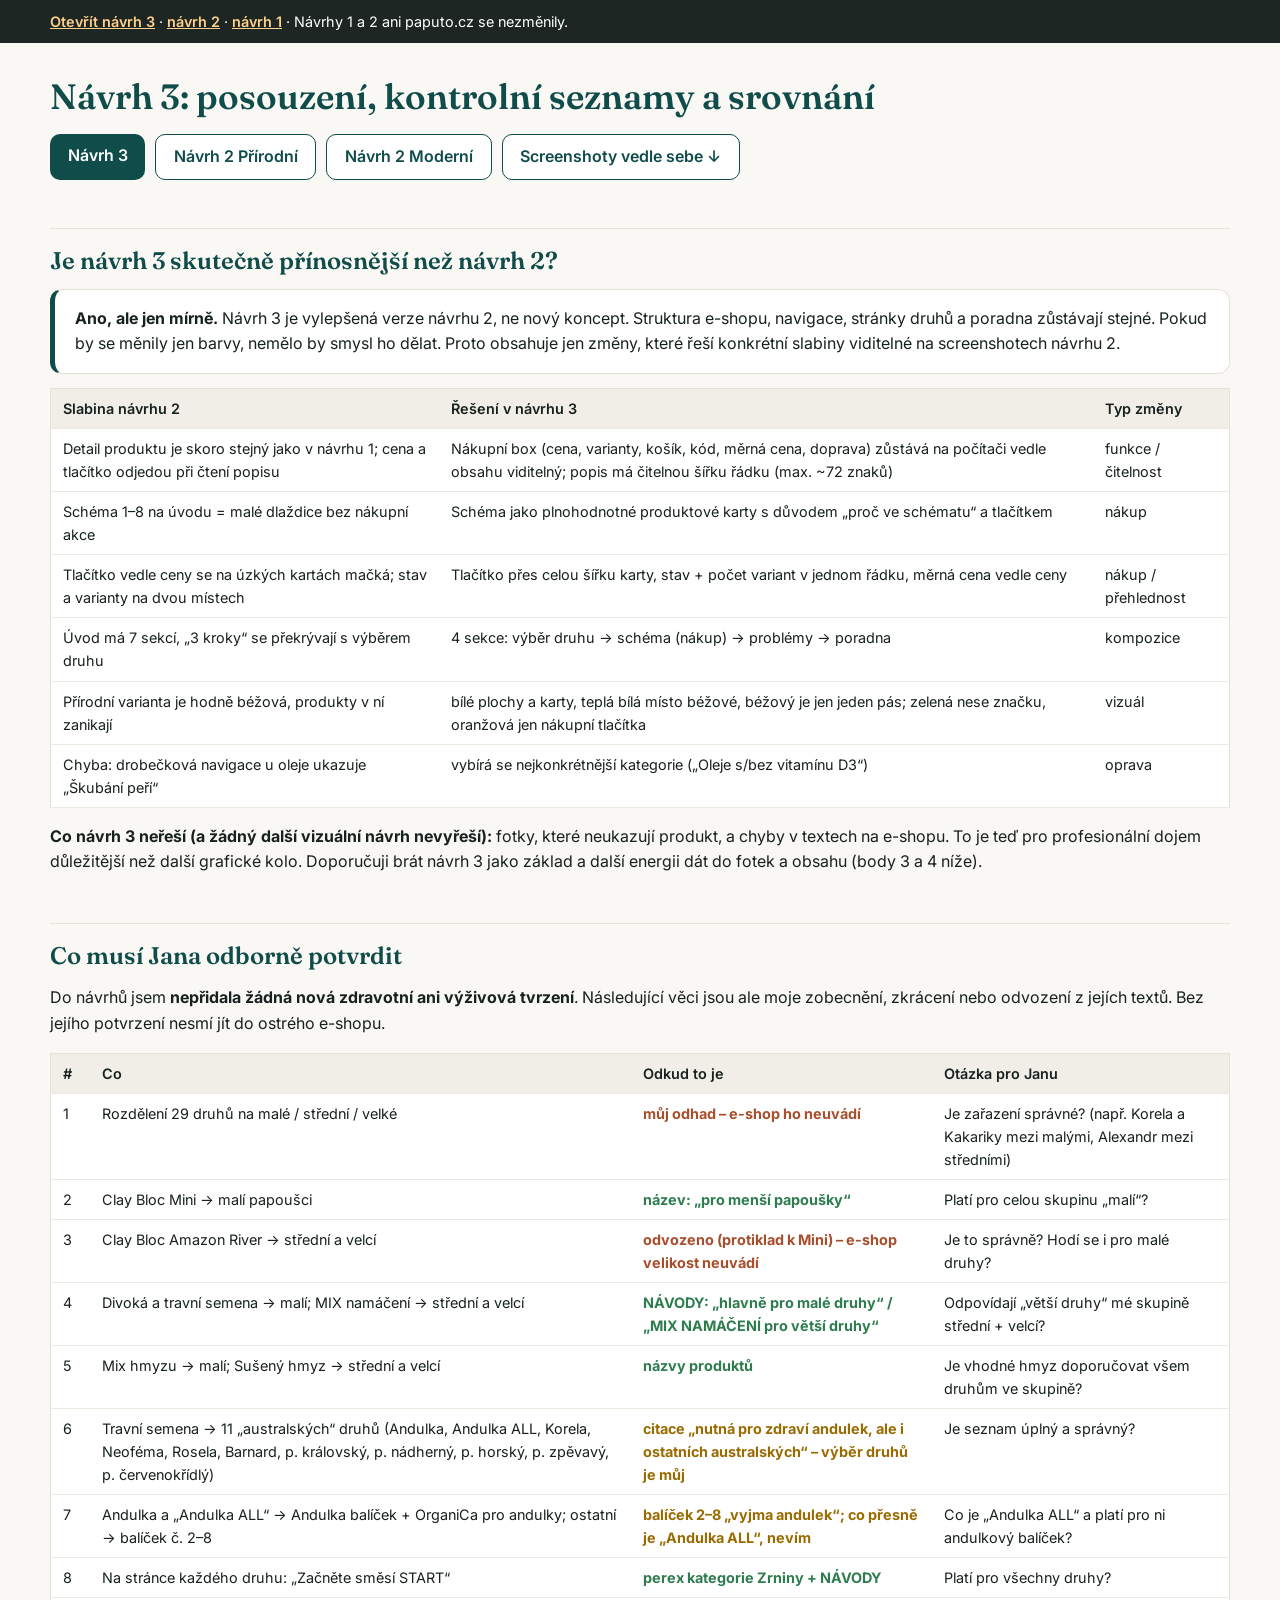
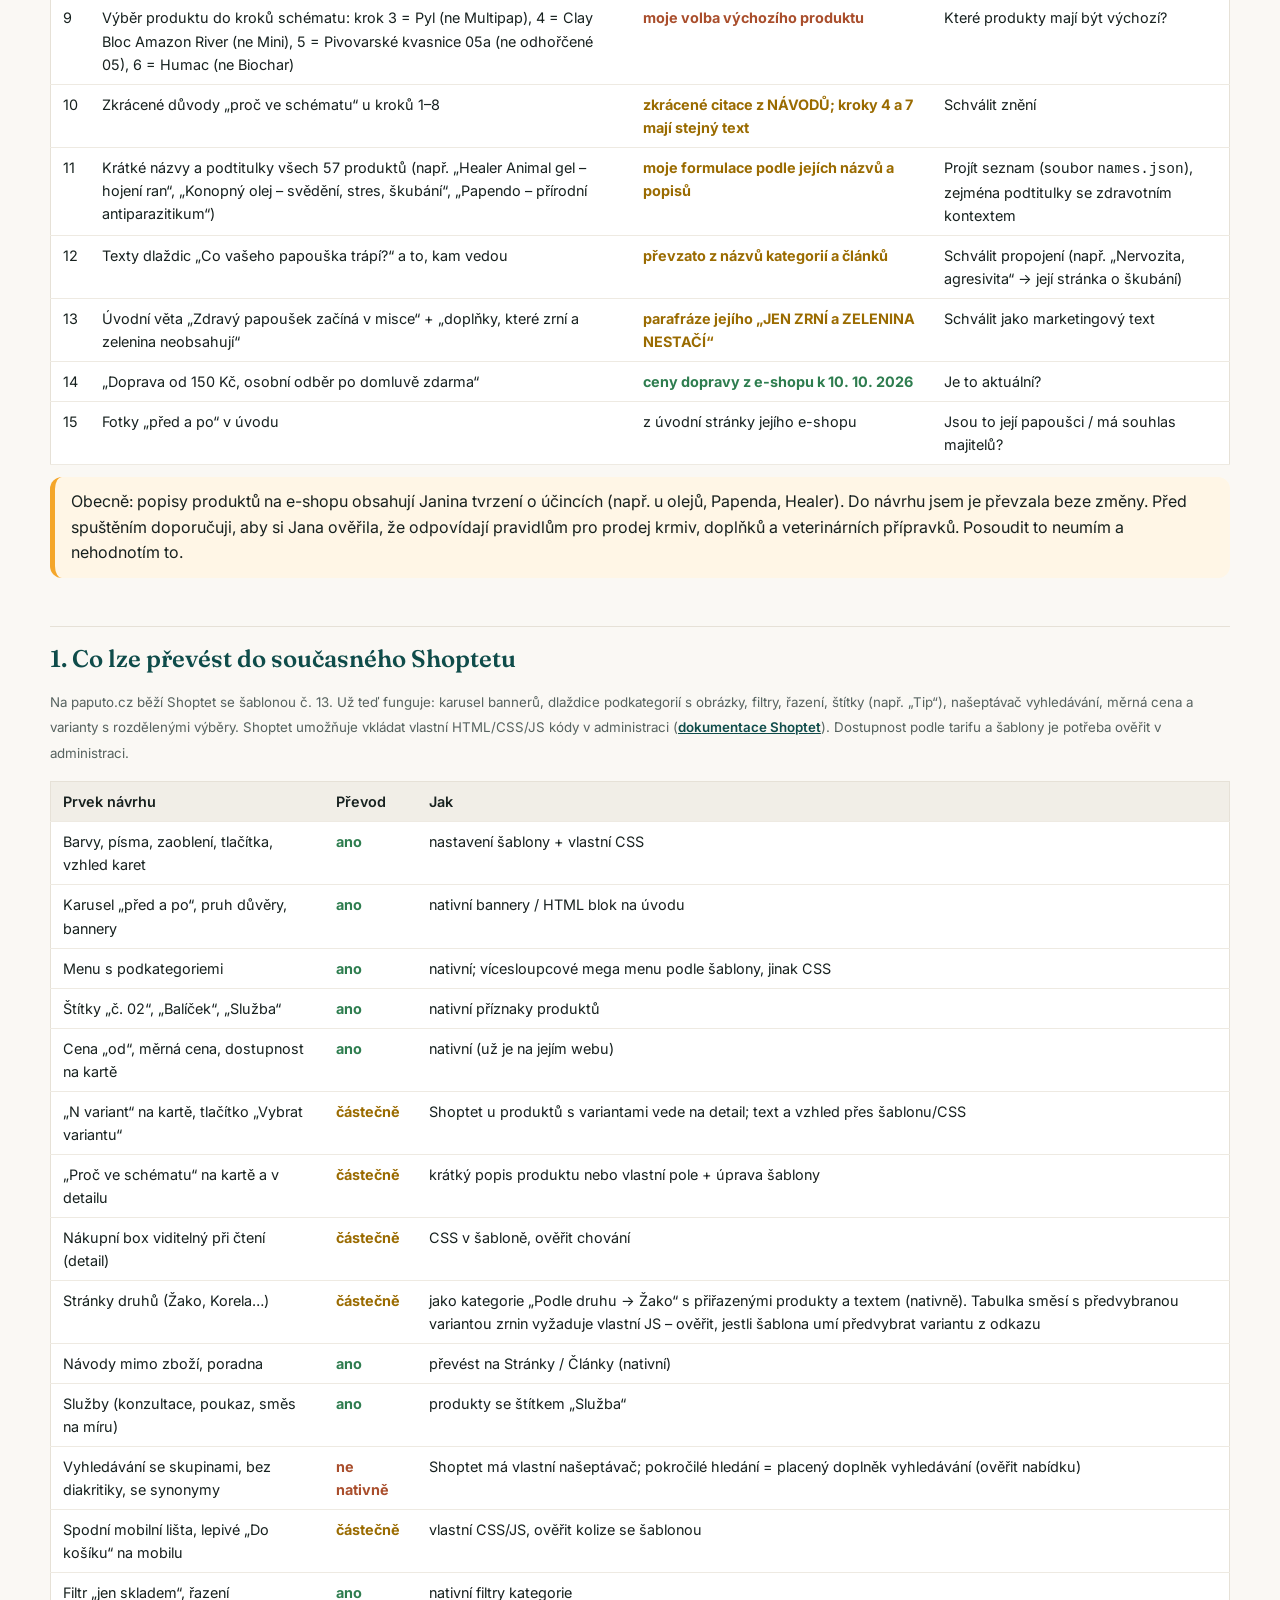
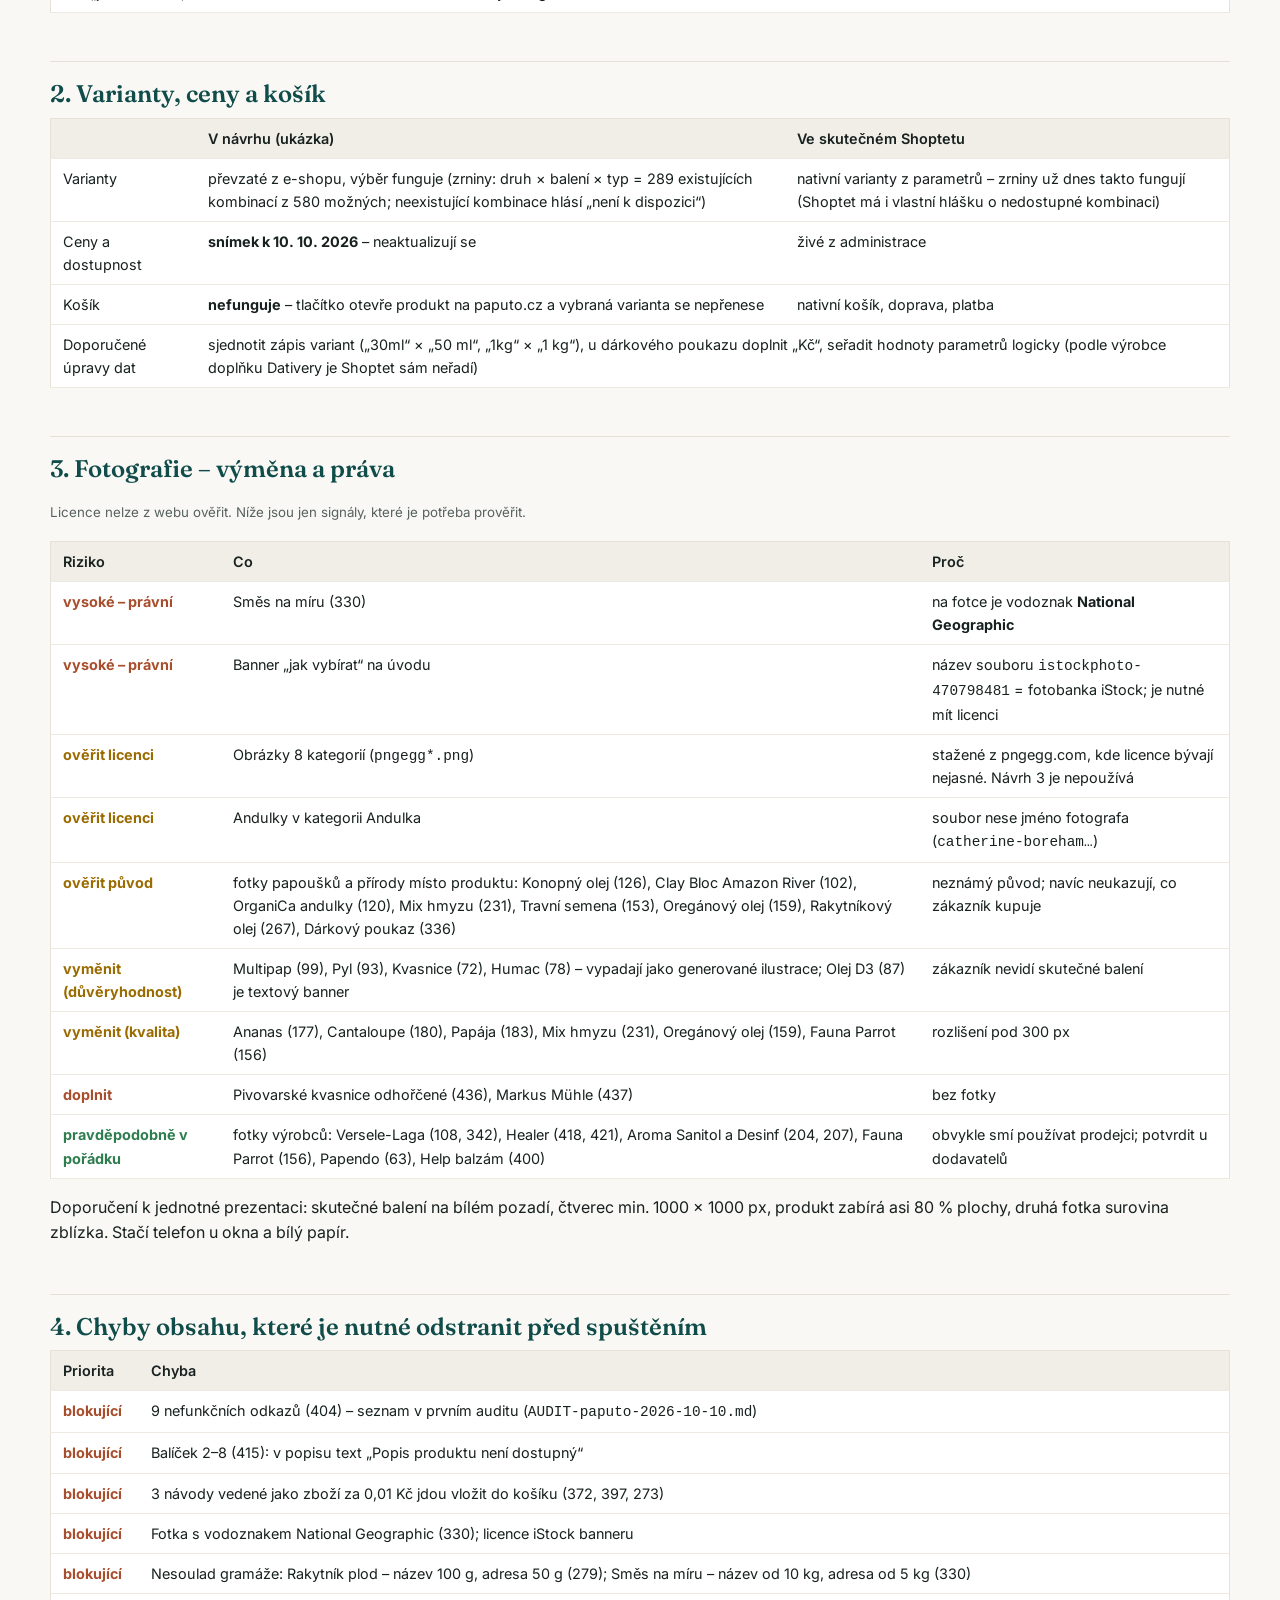
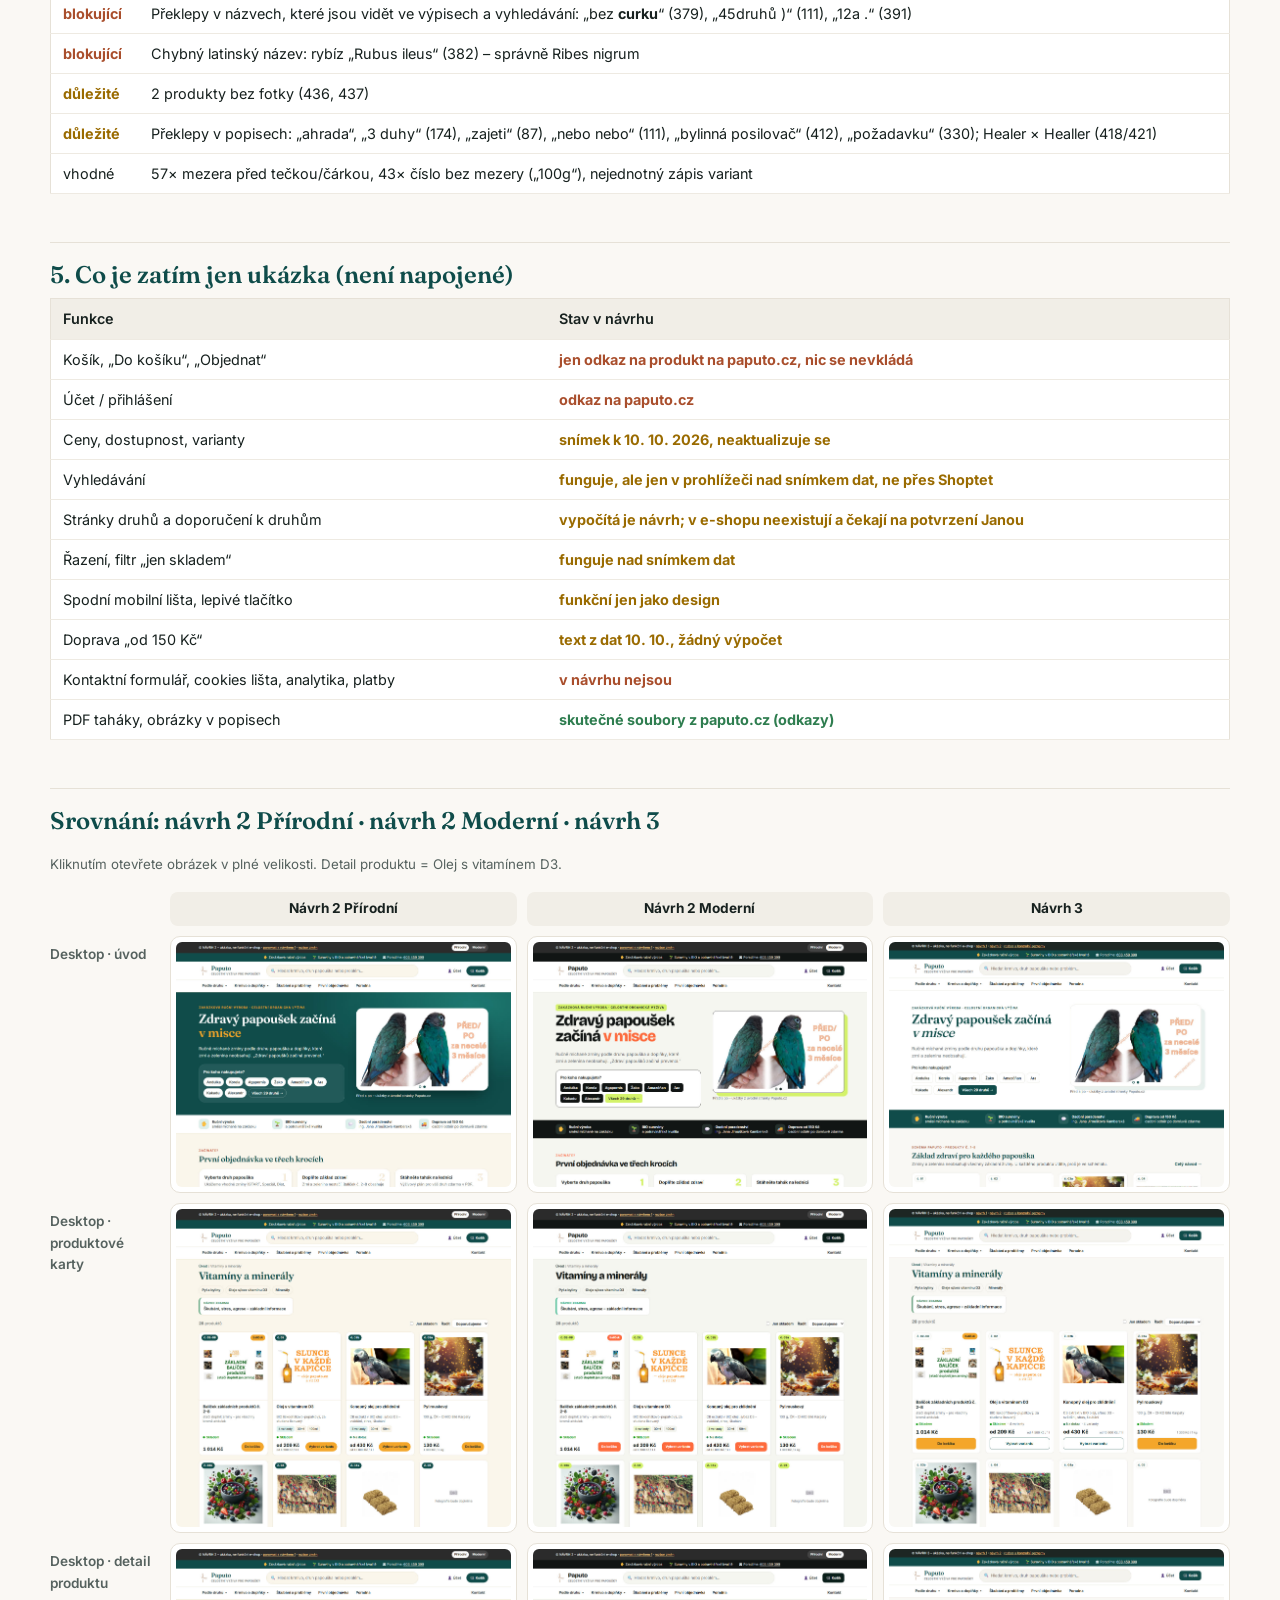
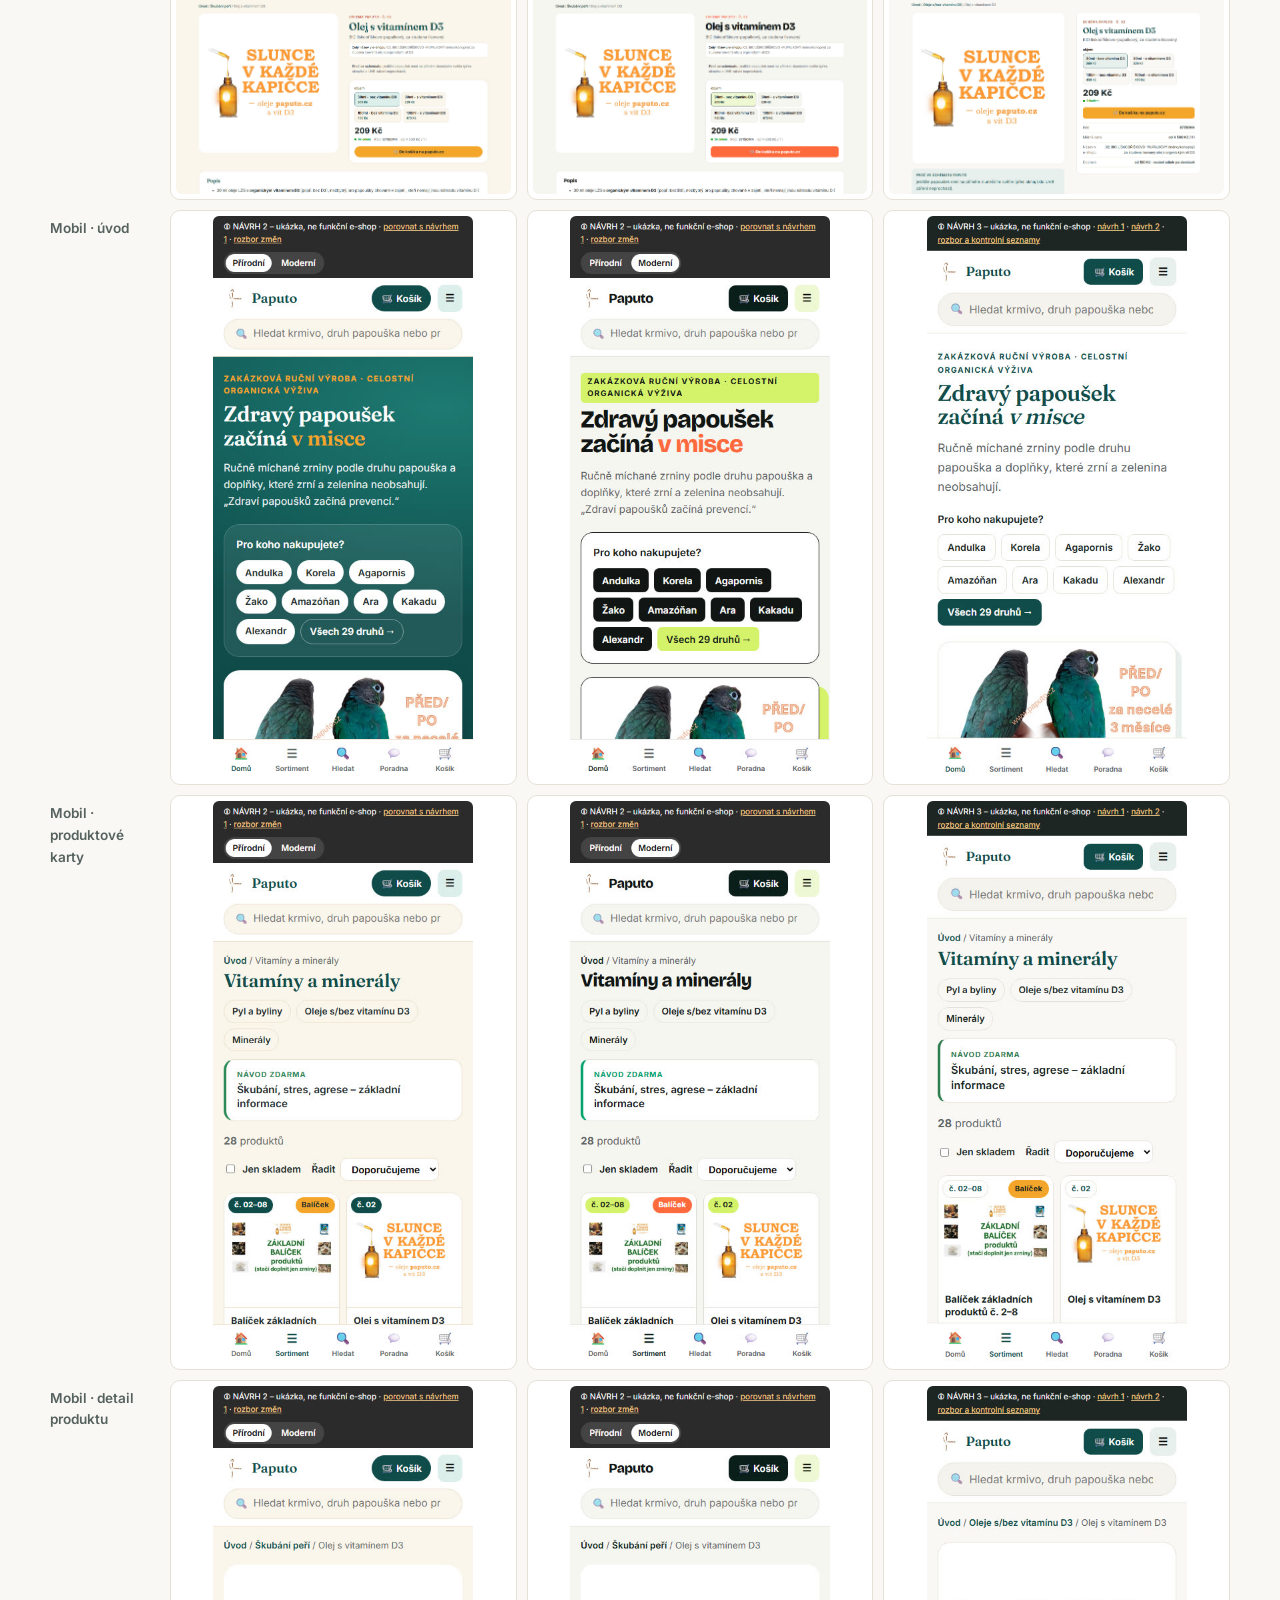
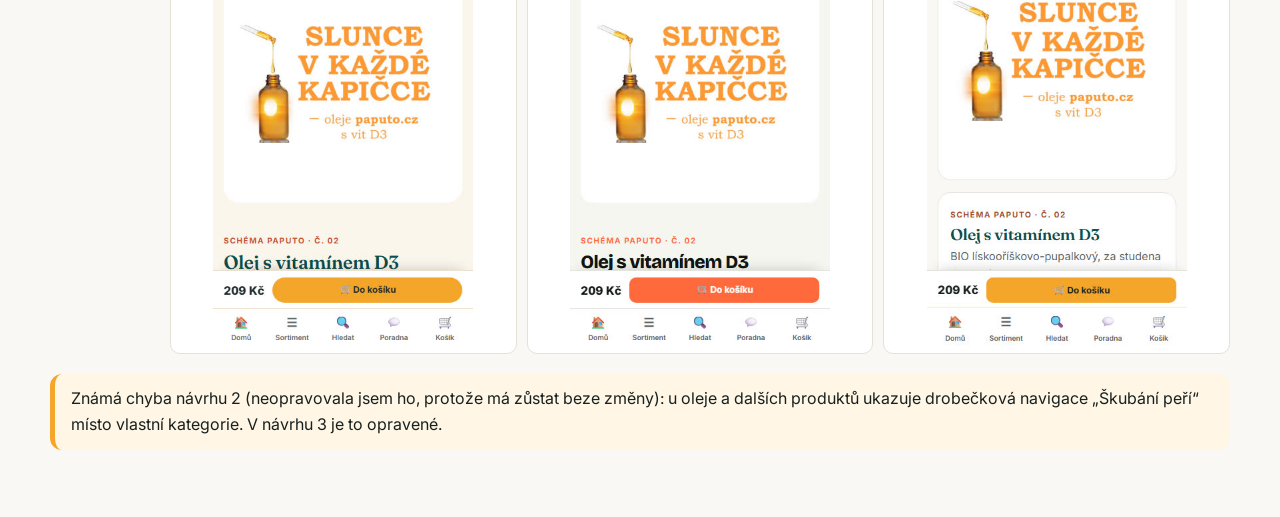
<file: navrh3/rozbor.html>
<!doctype html>
<html lang="cs">
<head>
<meta charset="utf-8">
<meta name="viewport" content="width=device-width,initial-scale=1">
<meta name="robots" content="noindex,nofollow">
<title>Paputo – návrh 3: posouzení, kontrolní seznamy, srovnání</title>
<link href="https://fonts.googleapis.com/css2?family=Fraunces:opsz,wght@9..144,600&family=Inter:wght@400;600;700&display=swap" rel="stylesheet">
<style>
body{margin:0;font-family:Inter,system-ui,sans-serif;color:#17211F;background:#FAF8F4;line-height:1.6;font-size:16px}
.wrap{max-width:1180px;margin:0 auto;padding:0 20px 60px}
h1,h2{font-family:Fraunces,Georgia,serif;font-weight:600;color:#0F4C4A;line-height:1.15}
h1{font-size:2.2rem;margin:34px 0 8px}
h2{font-size:1.5rem;margin:48px 0 10px;padding-top:18px;border-top:1px solid #E6E1D7}
h3{font-size:1.05rem;margin:22px 0 6px}
a{color:#0F4C4A;font-weight:600}
.top{background:#1E2624;color:#fff;padding:10px 0;font-size:.9rem}.top a{color:#FFD08A}
.links{display:flex;gap:10px;flex-wrap:wrap;margin:16px 0}
.btn{display:inline-block;background:#0F4C4A;color:#fff;text-decoration:none;padding:.6em 1.1em;border-radius:10px;font-weight:600}
.btn.alt{background:#fff;color:#0F4C4A;border:1.5px solid #0F4C4A}
table{border-collapse:collapse;width:100%;background:#fff;font-size:.9rem;margin:10px 0;border:1px solid #E6E1D7}
th,td{border-bottom:1px solid #EEEAE2;padding:8px 12px;text-align:left;vertical-align:top}
th{background:#F1EEE7;font-weight:600}
.y{color:#2E7D4F;font-weight:700}.n{color:#A94E2C;font-weight:700}.p{color:#9A6B00;font-weight:700}
.verdict{background:#fff;border:1px solid #E6E1D7;border-left:5px solid #0F4C4A;border-radius:12px;padding:16px 20px;margin:14px 0}
.warn{background:#FFF6E6;border-left:5px solid #F4A62A;border-radius:12px;padding:12px 16px;margin:12px 0}
.shots{display:grid;grid-template-columns:110px repeat(3,1fr);gap:10px;align-items:start;margin-top:10px}
.shots .h{font-weight:700;font-size:.85rem;text-align:center;padding:6px;background:#F1EEE7;border-radius:8px}
.shots .r{font-weight:600;font-size:.85rem;color:#56625F;padding-top:8px}
.shots a{display:block;background:#fff;border:1px solid #E6E1D7;border-radius:10px;padding:5px}
.shots img{width:100%;display:block;border-radius:6px}
.shots.mob a img{max-width:260px;margin:0 auto}
ol li,ul li{margin:.3em 0}
small{color:#56625F}
@media(max-width:800px){.shots{grid-template-columns:1fr 1fr 1fr}.shots .r{grid-column:1/-1}.shots .corner{display:none}}
</style>
</head>
<body>
<div class="top"><div class="wrap" style="padding-bottom:0"><a href="./">Otevřít návrh 3</a> · <a href="../navrh2/">návrh 2</a> · <a href="../">návrh 1</a> · Návrhy 1 a 2 ani paputo.cz se nezměnily.</div></div>
<div class="wrap">
<h1>Návrh 3: posouzení, kontrolní seznamy a srovnání</h1>
<div class="links"><a class="btn" href="./">Návrh 3</a><a class="btn alt" href="../navrh2/?theme=priroda">Návrh 2 Přírodní</a><a class="btn alt" href="../navrh2/?theme=moderni">Návrh 2 Moderní</a><a class="btn alt" href="#srovnani">Screenshoty vedle sebe ↓</a></div>

<h2>Je návrh 3 skutečně přínosnější než návrh 2?</h2>
<div class="verdict"><b>Ano, ale jen mírně.</b> Návrh 3 je vylepšená verze návrhu 2, ne nový koncept. Struktura e-shopu, navigace, stránky druhů a poradna zůstávají stejné. Pokud by se měnily jen barvy, nemělo by smysl ho dělat. Proto obsahuje jen změny, které řeší konkrétní slabiny viditelné na screenshotech návrhu 2.</div>
<table>
<tr><th>Slabina návrhu 2</th><th>Řešení v návrhu 3</th><th>Typ změny</th></tr>
<tr><td>Detail produktu je skoro stejný jako v návrhu 1; cena a tlačítko odjedou při čtení popisu</td><td>Nákupní box (cena, varianty, košík, kód, měrná cena, doprava) zůstává na počítači vedle obsahu viditelný; popis má čitelnou šířku řádku (max. ~72 znaků)</td><td>funkce / čitelnost</td></tr>
<tr><td>Schéma 1–8 na úvodu = malé dlaždice bez nákupní akce</td><td>Schéma jako plnohodnotné produktové karty s důvodem „proč ve schématu“ a tlačítkem</td><td>nákup</td></tr>
<tr><td>Tlačítko vedle ceny se na úzkých kartách mačká; stav a varianty na dvou místech</td><td>Tlačítko přes celou šířku karty, stav + počet variant v jednom řádku, měrná cena vedle ceny</td><td>nákup / přehlednost</td></tr>
<tr><td>Úvod má 7 sekcí, „3 kroky“ se překrývají s výběrem druhu</td><td>4 sekce: výběr druhu → schéma (nákup) → problémy → poradna</td><td>kompozice</td></tr>
<tr><td>Přírodní varianta je hodně béžová, produkty v ní zanikají</td><td>bílé plochy a karty, teplá bílá místo béžové, béžový je jen jeden pás; zelená nese značku, oranžová jen nákupní tlačítka</td><td>vizuál</td></tr>
<tr><td>Chyba: drobečková navigace u oleje ukazuje „Škubání peří“</td><td>vybírá se nejkonkrétnější kategorie („Oleje s/bez vitamínu D3“)</td><td>oprava</td></tr>
</table>
<p><b>Co návrh 3 neřeší (a žádný další vizuální návrh nevyřeší):</b> fotky, které neukazují produkt, a chyby v textech na e-shopu. To je teď pro profesionální dojem důležitější než další grafické kolo. Doporučuji brát návrh 3 jako základ a další energii dát do fotek a obsahu (body 3 a 4 níže).</p>

<h2 id="jana">Co musí Jana odborně potvrdit</h2>
<p>Do návrhů jsem <b>nepřidala žádná nová zdravotní ani výživová tvrzení</b>. Následující věci jsou ale moje zobecnění, zkrácení nebo odvození z jejích textů. Bez jejího potvrzení nesmí jít do ostrého e-shopu.</p>
<table>
<tr><th>#</th><th>Co</th><th>Odkud to je</th><th>Otázka pro Janu</th></tr>
<tr><td>1</td><td>Rozdělení 29 druhů na malé / střední / velké</td><td class="n">můj odhad – e-shop ho neuvádí</td><td>Je zařazení správné? (např. Korela a Kakariky mezi malými, Alexandr mezi středními)</td></tr>
<tr><td>2</td><td>Clay Bloc Mini → malí papoušci</td><td class="y">název: „pro menší papoušky“</td><td>Platí pro celou skupinu „malí“?</td></tr>
<tr><td>3</td><td>Clay Bloc Amazon River → střední a velcí</td><td class="n">odvozeno (protiklad k Mini) – e-shop velikost neuvádí</td><td>Je to správně? Hodí se i pro malé druhy?</td></tr>
<tr><td>4</td><td>Divoká a travní semena → malí; MIX namáčení → střední a velcí</td><td class="y">NÁVODY: „hlavně pro malé druhy“ / „MIX NAMÁČENÍ pro větší druhy“</td><td>Odpovídají „větší druhy“ mé skupině střední + velcí?</td></tr>
<tr><td>5</td><td>Mix hmyzu → malí; Sušený hmyz → střední a velcí</td><td class="y">názvy produktů</td><td>Je vhodné hmyz doporučovat všem druhům ve skupině?</td></tr>
<tr><td>6</td><td>Travní semena → 11 „australských“ druhů (Andulka, Andulka ALL, Korela, Neoféma, Rosela, Barnard, p. královský, p. nádherný, p. horský, p. zpěvavý, p. červenokřídlý)</td><td class="p">citace „nutná pro zdraví andulek, ale i ostatních australských“ – výběr druhů je můj</td><td>Je seznam úplný a správný?</td></tr>
<tr><td>7</td><td>Andulka a „Andulka ALL“ → Andulka balíček + OrganiCa pro andulky; ostatní → balíček č. 2–8</td><td class="p">balíček 2–8 „vyjma andulek“; co přesně je „Andulka ALL“, nevím</td><td>Co je „Andulka ALL“ a platí pro ni andulkový balíček?</td></tr>
<tr><td>8</td><td>Na stránce každého druhu: „Začněte směsí START“</td><td class="y">perex kategorie Zrniny + NÁVODY</td><td>Platí pro všechny druhy?</td></tr>
<tr><td>9</td><td>Výběr produktu do kroků schématu: krok 3 = Pyl (ne Multipap), 4 = Clay Bloc Amazon River (ne Mini), 5 = Pivovarské kvasnice 05a (ne odhořčené 05), 6 = Humac (ne Biochar)</td><td class="n">moje volba výchozího produktu</td><td>Které produkty mají být výchozí?</td></tr>
<tr><td>10</td><td>Zkrácené důvody „proč ve schématu“ u kroků 1–8</td><td class="p">zkrácené citace z NÁVODŮ; kroky 4 a 7 mají stejný text</td><td>Schválit znění</td></tr>
<tr><td>11</td><td>Krátké názvy a podtitulky všech 57 produktů (např. „Healer Animal gel – hojení ran“, „Konopný olej – svědění, stres, škubání“, „Papendo – přírodní antiparazitikum“)</td><td class="p">moje formulace podle jejích názvů a popisů</td><td>Projít seznam (soubor <code>names.json</code>), zejména podtitulky se zdravotním kontextem</td></tr>
<tr><td>12</td><td>Texty dlaždic „Co vašeho papouška trápí?“ a to, kam vedou</td><td class="p">převzato z názvů kategorií a článků</td><td>Schválit propojení (např. „Nervozita, agresivita“ → její stránka o škubání)</td></tr>
<tr><td>13</td><td>Úvodní věta „Zdravý papoušek začíná v misce“ + „doplňky, které zrní a zelenina neobsahují“</td><td class="p">parafráze jejího „JEN ZRNÍ a ZELENINA NESTAČÍ“</td><td>Schválit jako marketingový text</td></tr>
<tr><td>14</td><td>„Doprava od 150 Kč, osobní odběr po domluvě zdarma“</td><td class="y">ceny dopravy z e-shopu k 10. 10. 2026</td><td>Je to aktuální?</td></tr>
<tr><td>15</td><td>Fotky „před a po“ v úvodu</td><td>z úvodní stránky jejího e-shopu</td><td>Jsou to její papoušci / má souhlas majitelů?</td></tr>
</table>
<div class="warn">Obecně: popisy produktů na e-shopu obsahují Janina tvrzení o účincích (např. u olejů, Papenda, Healer). Do návrhu jsem je převzala beze změny. Před spuštěním doporučuji, aby si Jana ověřila, že odpovídají pravidlům pro prodej krmiv, doplňků a veterinárních přípravků. Posoudit to neumím a nehodnotím to.</div>

<h2>1. Co lze převést do současného Shoptetu</h2>
<p><small>Na paputo.cz běží Shoptet se šablonou č. 13. Už teď funguje: karusel bannerů, dlaždice podkategorií s obrázky, filtry, řazení, štítky (např. „Tip“), našeptávač vyhledávání, měrná cena a varianty s rozdělenými výběry. Shoptet umožňuje vkládat vlastní HTML/CSS/JS kódy v administraci (<a href="https://developers.shoptet.cz/uvodni-stranka/api/dokumentace/kody-do-sablon/">dokumentace Shoptet</a>). Dostupnost podle tarifu a šablony je potřeba ověřit v administraci.</small></p>
<table>
<tr><th>Prvek návrhu</th><th>Převod</th><th>Jak</th></tr>
<tr><td>Barvy, písma, zaoblení, tlačítka, vzhled karet</td><td class="y">ano</td><td>nastavení šablony + vlastní CSS</td></tr>
<tr><td>Karusel „před a po“, pruh důvěry, bannery</td><td class="y">ano</td><td>nativní bannery / HTML blok na úvodu</td></tr>
<tr><td>Menu s podkategoriemi</td><td class="y">ano</td><td>nativní; vícesloupcové mega menu podle šablony, jinak CSS</td></tr>
<tr><td>Štítky „č. 02“, „Balíček“, „Služba“</td><td class="y">ano</td><td>nativní příznaky produktů</td></tr>
<tr><td>Cena „od“, měrná cena, dostupnost na kartě</td><td class="y">ano</td><td>nativní (už je na jejím webu)</td></tr>
<tr><td>„N variant“ na kartě, tlačítko „Vybrat variantu“</td><td class="p">částečně</td><td>Shoptet u produktů s variantami vede na detail; text a vzhled přes šablonu/CSS</td></tr>
<tr><td>„Proč ve schématu“ na kartě a v detailu</td><td class="p">částečně</td><td>krátký popis produktu nebo vlastní pole + úprava šablony</td></tr>
<tr><td>Nákupní box viditelný při čtení (detail)</td><td class="p">částečně</td><td>CSS v šabloně, ověřit chování</td></tr>
<tr><td>Stránky druhů (Žako, Korela…)</td><td class="p">částečně</td><td>jako kategorie „Podle druhu → Žako“ s přiřazenými produkty a textem (nativně). Tabulka směsí s předvybranou variantou zrnin vyžaduje vlastní JS – ověřit, jestli šablona umí předvybrat variantu z odkazu</td></tr>
<tr><td>Návody mimo zboží, poradna</td><td class="y">ano</td><td>převést na Stránky / Články (nativní)</td></tr>
<tr><td>Služby (konzultace, poukaz, směs na míru)</td><td class="y">ano</td><td>produkty se štítkem „Služba“</td></tr>
<tr><td>Vyhledávání se skupinami, bez diakritiky, se synonymy</td><td class="n">ne nativně</td><td>Shoptet má vlastní našeptávač; pokročilé hledání = placený doplněk vyhledávání (ověřit nabídku)</td></tr>
<tr><td>Spodní mobilní lišta, lepivé „Do košíku“ na mobilu</td><td class="p">částečně</td><td>vlastní CSS/JS, ověřit kolize se šablonou</td></tr>
<tr><td>Filtr „jen skladem“, řazení</td><td class="y">ano</td><td>nativní filtry kategorie</td></tr>
</table>

<h2>2. Varianty, ceny a košík</h2>
<table>
<tr><th></th><th>V návrhu (ukázka)</th><th>Ve skutečném Shoptetu</th></tr>
<tr><td>Varianty</td><td>převzaté z e-shopu, výběr funguje (zrniny: druh × balení × typ = 289 existujících kombinací z 580 možných; neexistující kombinace hlásí „není k dispozici“)</td><td>nativní varianty z parametrů – zrniny už dnes takto fungují (Shoptet má i vlastní hlášku o nedostupné kombinaci)</td></tr>
<tr><td>Ceny a dostupnost</td><td><b>snímek k 10. 10. 2026</b> – neaktualizují se</td><td>živé z administrace</td></tr>
<tr><td>Košík</td><td><b>nefunguje</b> – tlačítko otevře produkt na paputo.cz a vybraná varianta se nepřenese</td><td>nativní košík, doprava, platba</td></tr>
<tr><td>Doporučené úpravy dat</td><td colspan="2">sjednotit zápis variant („30ml“ × „50 ml“, „1kg“ × „1 kg“), u dárkového poukazu doplnit „Kč“, seřadit hodnoty parametrů logicky (podle výrobce doplňku Dativery je Shoptet sám neřadí)</td></tr>
</table>

<h2>3. Fotografie – výměna a práva</h2>
<p><small>Licence nelze z webu ověřit. Níže jsou jen signály, které je potřeba prověřit.</small></p>
<table>
<tr><th>Riziko</th><th>Co</th><th>Proč</th></tr>
<tr><td class="n">vysoké – právní</td><td>Směs na míru (330)</td><td>na fotce je vodoznak <b>National Geographic</b></td></tr>
<tr><td class="n">vysoké – právní</td><td>Banner „jak vybírat“ na úvodu</td><td>název souboru <code>istockphoto-470798481</code> = fotobanka iStock; je nutné mít licenci</td></tr>
<tr><td class="p">ověřit licenci</td><td>Obrázky 8 kategorií (<code>pngegg*.png</code>)</td><td>stažené z pngegg.com, kde licence bývají nejasné. Návrh 3 je nepoužívá</td></tr>
<tr><td class="p">ověřit licenci</td><td>Andulky v kategorii Andulka</td><td>soubor nese jméno fotografa (<code>catherine-boreham…</code>)</td></tr>
<tr><td class="p">ověřit původ</td><td>fotky papoušků a přírody místo produktu: Konopný olej (126), Clay Bloc Amazon River (102), OrganiCa andulky (120), Mix hmyzu (231), Travní semena (153), Oregánový olej (159), Rakytníkový olej (267), Dárkový poukaz (336)</td><td>neznámý původ; navíc neukazují, co zákazník kupuje</td></tr>
<tr><td class="p">vyměnit (důvěryhodnost)</td><td>Multipap (99), Pyl (93), Kvasnice (72), Humac (78) – vypadají jako generované ilustrace; Olej D3 (87) je textový banner</td><td>zákazník nevidí skutečné balení</td></tr>
<tr><td class="p">vyměnit (kvalita)</td><td>Ananas (177), Cantaloupe (180), Papája (183), Mix hmyzu (231), Oregánový olej (159), Fauna Parrot (156)</td><td>rozlišení pod 300 px</td></tr>
<tr><td class="n">doplnit</td><td>Pivovarské kvasnice odhořčené (436), Markus Mühle (437)</td><td>bez fotky</td></tr>
<tr><td class="y">pravděpodobně v pořádku</td><td>fotky výrobců: Versele-Laga (108, 342), Healer (418, 421), Aroma Sanitol a Desinf (204, 207), Fauna Parrot (156), Papendo (63), Help balzám (400)</td><td>obvykle smí používat prodejci; potvrdit u dodavatelů</td></tr>
</table>
<p>Doporučení k jednotné prezentaci: skutečné balení na bílém pozadí, čtverec min. 1000 × 1000 px, produkt zabírá asi 80 % plochy, druhá fotka surovina zblízka. Stačí telefon u okna a bílý papír.</p>

<h2>4. Chyby obsahu, které je nutné odstranit před spuštěním</h2>
<table>
<tr><th>Priorita</th><th>Chyba</th></tr>
<tr><td class="n">blokující</td><td>9 nefunkčních odkazů (404) – seznam v prvním auditu (<code>AUDIT-paputo-2026-10-10.md</code>)</td></tr>
<tr><td class="n">blokující</td><td>Balíček 2–8 (415): v popisu text „Popis produktu není dostupný“</td></tr>
<tr><td class="n">blokující</td><td>3 návody vedené jako zboží za 0,01 Kč jdou vložit do košíku (372, 397, 273)</td></tr>
<tr><td class="n">blokující</td><td>Fotka s vodoznakem National Geographic (330); licence iStock banneru</td></tr>
<tr><td class="n">blokující</td><td>Nesoulad gramáže: Rakytník plod – název 100 g, adresa 50 g (279); Směs na míru – název od 10 kg, adresa od 5 kg (330)</td></tr>
<tr><td class="n">blokující</td><td>Překlepy v názvech, které jsou vidět ve výpisech a vyhledávání: „bez <b>curku</b>“ (379), „45druhů )“ (111), „12a .“ (391)</td></tr>
<tr><td class="n">blokující</td><td>Chybný latinský název: rybíz „Rubus ileus“ (382) – správně Ribes nigrum</td></tr>
<tr><td class="p">důležité</td><td>2 produkty bez fotky (436, 437)</td></tr>
<tr><td class="p">důležité</td><td>Překlepy v popisech: „ahrada“, „3 duhy“ (174), „zajeti“ (87), „nebo nebo“ (111), „bylinná posilovač“ (412), „požadavku“ (330); Healer × Healler (418/421)</td></tr>
<tr><td>vhodné</td><td>57× mezera před tečkou/čárkou, 43× číslo bez mezery („100g“), nejednotný zápis variant</td></tr>
</table>

<h2>5. Co je zatím jen ukázka (není napojené)</h2>
<table>
<tr><th>Funkce</th><th>Stav v návrhu</th></tr>
<tr><td>Košík, „Do košíku“, „Objednat“</td><td class="n">jen odkaz na produkt na paputo.cz, nic se nevkládá</td></tr>
<tr><td>Účet / přihlášení</td><td class="n">odkaz na paputo.cz</td></tr>
<tr><td>Ceny, dostupnost, varianty</td><td class="p">snímek k 10. 10. 2026, neaktualizuje se</td></tr>
<tr><td>Vyhledávání</td><td class="p">funguje, ale jen v prohlížeči nad snímkem dat, ne přes Shoptet</td></tr>
<tr><td>Stránky druhů a doporučení k druhům</td><td class="p">vypočítá je návrh; v e-shopu neexistují a čekají na potvrzení Janou</td></tr>
<tr><td>Řazení, filtr „jen skladem“</td><td class="p">funguje nad snímkem dat</td></tr>
<tr><td>Spodní mobilní lišta, lepivé tlačítko</td><td class="p">funkční jen jako design</td></tr>
<tr><td>Doprava „od 150 Kč“</td><td class="p">text z dat 10. 10., žádný výpočet</td></tr>
<tr><td>Kontaktní formulář, cookies lišta, analytika, platby</td><td class="n">v návrhu nejsou</td></tr>
<tr><td>PDF taháky, obrázky v popisech</td><td class="y">skutečné soubory z paputo.cz (odkazy)</td></tr>
</table>

<h2 id="srovnani">Srovnání: návrh 2 Přírodní · návrh 2 Moderní · návrh 3</h2>
<p><small>Kliknutím otevřete obrázek v plné velikosti. Detail produktu = Olej s vitamínem D3.</small></p>
<div class="shots">
  <div class="corner"></div><div class="h">Návrh 2 Přírodní</div><div class="h">Návrh 2 Moderní</div><div class="h">Návrh 3</div>
  <div class="r">Desktop · úvod</div><a href="srovnani/v2p-d-home.jpg" target="_blank"><img src="srovnani/v2p-d-home.jpg" alt=""></a><a href="srovnani/v2m-d-home.jpg" target="_blank"><img src="srovnani/v2m-d-home.jpg" alt=""></a><a href="srovnani/v3-d-home.jpg" target="_blank"><img src="srovnani/v3-d-home.jpg" alt=""></a>
  <div class="r">Desktop · produktové karty</div><a href="srovnani/v2p-d-kat.jpg" target="_blank"><img src="srovnani/v2p-d-kat.jpg" alt=""></a><a href="srovnani/v2m-d-kat.jpg" target="_blank"><img src="srovnani/v2m-d-kat.jpg" alt=""></a><a href="srovnani/v3-d-kat.jpg" target="_blank"><img src="srovnani/v3-d-kat.jpg" alt=""></a>
  <div class="r">Desktop · detail produktu</div><a href="srovnani/v2p-d-prod.jpg" target="_blank"><img src="srovnani/v2p-d-prod.jpg" alt=""></a><a href="srovnani/v2m-d-prod.jpg" target="_blank"><img src="srovnani/v2m-d-prod.jpg" alt=""></a><a href="srovnani/v3-d-prod.jpg" target="_blank"><img src="srovnani/v3-d-prod.jpg" alt=""></a>
</div>
<div class="shots mob">
  <div class="r">Mobil · úvod</div><a href="srovnani/v2p-m-home.jpg" target="_blank"><img src="srovnani/v2p-m-home.jpg" alt=""></a><a href="srovnani/v2m-m-home.jpg" target="_blank"><img src="srovnani/v2m-m-home.jpg" alt=""></a><a href="srovnani/v3-m-home.jpg" target="_blank"><img src="srovnani/v3-m-home.jpg" alt=""></a>
  <div class="r">Mobil · produktové karty</div><a href="srovnani/v2p-m-kat.jpg" target="_blank"><img src="srovnani/v2p-m-kat.jpg" alt=""></a><a href="srovnani/v2m-m-kat.jpg" target="_blank"><img src="srovnani/v2m-m-kat.jpg" alt=""></a><a href="srovnani/v3-m-kat.jpg" target="_blank"><img src="srovnani/v3-m-kat.jpg" alt=""></a>
  <div class="r">Mobil · detail produktu</div><a href="srovnani/v2p-m-prod.jpg" target="_blank"><img src="srovnani/v2p-m-prod.jpg" alt=""></a><a href="srovnani/v2m-m-prod.jpg" target="_blank"><img src="srovnani/v2m-m-prod.jpg" alt=""></a><a href="srovnani/v3-m-prod.jpg" target="_blank"><img src="srovnani/v3-m-prod.jpg" alt=""></a>
</div>
<p class="warn" style="margin-top:20px">Známá chyba návrhu 2 (neopravovala jsem ho, protože má zůstat beze změny): u oleje a dalších produktů ukazuje drobečková navigace „Škubání peří“ místo vlastní kategorie. V návrhu 3 je to opravené.</p>
</div>
</body>
</html>
</file>
<file: style.css>
:root{
  --cream:#FBF6EC; --sand:#F3E9D6; --teal:#0F4C4A; --teal-2:#16615E; --leaf:#3E8E5E;
  --mango:#F4A62A; --coral:#E86F4C; --sky:#DDEFEA; --ink:#1F2A2A; --muted:#5C6B69;
  --r:18px; --shadow:0 10px 30px -12px rgba(15,76,74,.28);
}
*{box-sizing:border-box}
html{scroll-behavior:smooth}
body{margin:0;font-family:Nunito,system-ui,sans-serif;color:var(--ink);background:var(--cream);line-height:1.55;font-size:17px}
img{max-width:100%;display:block}
a{color:inherit}
button{font:inherit;cursor:pointer}
h1,h2,h3{font-family:Fraunces,Georgia,serif;line-height:1.15;margin:0 0 .5em;color:var(--teal)}
h1{font-size:clamp(1.8rem,4vw,2.8rem)}
h2{font-size:clamp(1.5rem,3vw,2.2rem)}
.wrap{max-width:1200px;margin:0 auto;padding:0 20px}
.eyebrow{display:inline-block;font-weight:800;font-size:.8rem;letter-spacing:.12em;text-transform:uppercase;color:var(--coral);margin-bottom:.5em}
.btn{display:inline-flex;align-items:center;justify-content:center;gap:.5em;padding:.85em 1.4em;border-radius:999px;font-weight:800;text-decoration:none;border:0;transition:transform .15s,box-shadow .15s}
.btn:hover{transform:translateY(-2px);box-shadow:var(--shadow)}
.btn-mango{background:var(--mango);color:var(--ink)}
.btn-teal{background:var(--teal);color:#fff}
.btn-ghost{border:2px solid currentColor;background:transparent}
section{padding:56px 0}
.center{text-align:center}
.lead{font-size:1.1rem;color:var(--muted);max-width:680px}
.center .lead{margin:0 auto 1.8rem}
.muted{color:var(--muted)}

/* pruh návrhu */
.demo{background:var(--coral);color:#fff;text-align:center;font-weight:700;font-size:.85rem;padding:6px 12px}
.topbar{background:var(--teal);color:#E7F2EF;font-size:.88rem}
.topbar .wrap{display:flex;justify-content:space-between;gap:12px;padding-top:7px;padding-bottom:7px;flex-wrap:wrap}
.topbar a{text-decoration:none}

/* hlavička */
header{background:var(--cream);position:sticky;top:0;z-index:50;border-bottom:1px solid var(--sand);box-shadow:0 4px 18px -14px rgba(0,0,0,.3)}
.head{display:flex;align-items:center;gap:22px;padding-top:12px;padding-bottom:12px}
.logo{text-decoration:none;flex-shrink:0}
.logo b{font-family:Fraunces,serif;font-size:1.65rem;color:var(--teal);display:block;line-height:1}
.logo small{display:block;font-size:.72rem;color:var(--muted);font-weight:700;letter-spacing:.04em;margin-top:3px}
.search{flex:1;position:relative}
.search input{width:100%;font:inherit;border:2px solid var(--sand);background:#fff;border-radius:999px;padding:.7em 1.1em .7em 2.7em;outline:none;transition:border-color .15s}
.search input:focus{border-color:var(--leaf)}
.search .ico{position:absolute;left:1em;top:50%;transform:translateY(-50%);pointer-events:none}
.suggest{position:absolute;left:0;right:0;top:calc(100% + 6px);background:#fff;border-radius:16px;box-shadow:0 20px 50px -15px rgba(0,0,0,.35);overflow:hidden;display:none;max-height:70vh;overflow-y:auto}
.suggest.open{display:block}
.suggest a{display:flex;gap:12px;align-items:center;padding:10px 14px;text-decoration:none;border-bottom:1px solid var(--sand)}
.suggest a:hover,.suggest a.act{background:var(--sky)}
.suggest img,.suggest .ph{width:46px;height:46px;border-radius:10px;object-fit:cover;background:var(--sand);flex-shrink:0;display:grid;place-items:center}
.suggest .t{font-weight:800;line-height:1.2}
.suggest .s{font-size:.82rem;color:var(--muted)}
.suggest .pr{margin-left:auto;font-weight:800;color:var(--teal);white-space:nowrap;font-size:.9rem}
.suggest .all{justify-content:center;font-weight:800;color:var(--teal);background:var(--cream)}
.suggest .kind{font-size:.7rem;font-weight:800;letter-spacing:.08em;text-transform:uppercase;color:var(--coral);padding:8px 14px 4px;background:var(--cream)}
mark{background:#FFE7A8;color:inherit;border-radius:3px;padding:0 1px}
.icons{display:flex;gap:10px;font-weight:700;font-size:.92rem;flex-shrink:0}
.icons a{text-decoration:none;display:flex;align-items:center;gap:6px;padding:.5em .9em;border-radius:999px}
.cart{background:var(--teal);color:#fff}
.burger{display:none;border:0;background:var(--sky);border-radius:10px;padding:.5em .8em;font-weight:800}

/* menu */
nav.main>ul{list-style:none;margin:0 auto;padding:0 20px;display:flex;gap:2px;justify-content:center;flex-wrap:wrap;max-width:1200px}
nav.main li{position:relative}
nav.main>ul>li>a{display:block;padding:.6em .8em;font-weight:800;text-decoration:none;border-radius:10px;font-size:.93rem}
nav.main>ul>li>a:hover,nav.main>ul>li:hover>a{background:var(--sky)}
nav.main .hl>a{background:var(--mango)}
nav.main .sub{display:none;position:absolute;left:0;top:100%;background:#fff;min-width:260px;border-radius:14px;box-shadow:var(--shadow);padding:8px;list-style:none;margin:0;z-index:5}
nav.main li:hover>.sub{display:block}
nav.main .sub a{display:block;padding:.5em .8em;border-radius:8px;text-decoration:none;font-weight:700;font-size:.92rem}
nav.main .sub a:hover{background:var(--sky)}

/* drobečková navigace */
.crumbs{font-size:.88rem;color:var(--muted);padding:18px 0 0}
.crumbs a{text-decoration:none;font-weight:700;color:var(--teal)}

/* úvod – karusel */
.hero{background:radial-gradient(1200px 500px at 85% 20%,#1d7a72 0,var(--teal) 60%);color:#fff;padding:48px 0 80px;position:relative;overflow:hidden}
.hero::after{content:"";position:absolute;left:0;right:0;bottom:-1px;height:56px;background:var(--cream);clip-path:ellipse(70% 100% at 50% 100%)}
.hero .wrap{display:grid;grid-template-columns:1fr 1.1fr;gap:44px;align-items:center}
.hero h1{color:#fff;font-size:clamp(1.9rem,4.2vw,3.1rem)}
.hero h1 em{font-style:normal;color:var(--mango)}
.hero p{font-size:1.12rem;color:#D6ECE7}
.hero .cta{display:flex;gap:12px;flex-wrap:wrap;margin:24px 0 0}
.carousel{position:relative;border-radius:24px;overflow:hidden;background:#fff;box-shadow:0 30px 60px -20px rgba(0,0,0,.5);aspect-ratio:16/10}
.carousel img{position:absolute;inset:0;width:100%;height:100%;object-fit:contain;opacity:0;transition:opacity .6s}
.carousel img.on{opacity:1}
.carousel .dots{position:absolute;bottom:12px;left:0;right:0;display:flex;justify-content:center;gap:8px}
.carousel .dots button{width:12px;height:12px;border-radius:50%;border:2px solid var(--teal);background:#fff;padding:0}
.carousel .dots button.on{background:var(--teal)}
.carousel .arr{position:absolute;top:50%;transform:translateY(-50%);border:0;background:rgba(15,76,74,.8);color:#fff;width:40px;height:40px;border-radius:50%;font-size:1.2rem}
.carousel .arr.l{left:10px}.carousel .arr.r{right:10px}

/* 3 dlaždice pod karuselem */
.tiles{display:grid;grid-template-columns:repeat(3,1fr);gap:18px;margin-top:-30px;position:relative;z-index:2}
.tile{display:flex;align-items:center;gap:16px;background:#fff;border-radius:var(--r);padding:16px 20px;text-decoration:none;box-shadow:var(--shadow);transition:.15s}
.tile:hover{transform:translateY(-3px)}
.tile img{width:64px;height:64px;object-fit:contain;flex-shrink:0}
.tile b{display:block;font-size:1.08rem;color:var(--teal)}
.tile span{color:var(--muted);font-size:.93rem}

/* uvítání – text z e-shopu */
.welcome{display:grid;grid-template-columns:1.2fr .8fr;gap:40px;align-items:start}
.quote{font-family:Fraunces,serif;font-size:1.4rem;color:var(--teal);border-left:4px solid var(--mango);padding-left:18px;margin:18px 0}
.quote small{display:block;font-size:.9rem;color:var(--muted);font-family:Nunito,sans-serif}
.note{background:#fff;border-radius:var(--r);padding:24px 26px;border:2px solid var(--sand)}
.note h3{color:var(--coral);font-size:1.3rem}
.note ul{padding-left:1.1em;margin:.6em 0 0}
.note li{margin:.3em 0}
.note a{font-weight:800;color:var(--teal)}

/* druhy */
.species{display:grid;grid-template-columns:1fr 1fr;gap:20px;max-width:760px;margin:0 auto}
.sp{display:flex;align-items:center;gap:20px;background:#fff;border-radius:var(--r);padding:20px 24px;text-decoration:none;border:2px solid transparent;transition:.15s}
.sp:hover{border-color:var(--mango);transform:translateY(-3px);box-shadow:var(--shadow)}
.sp img{width:110px;height:80px;object-fit:contain}
.sp b{font-family:Fraunces,serif;font-size:1.4rem;color:var(--teal);display:block}
.sp small{color:var(--muted)}

/* 8 kroků */
.band{background:var(--sand)}
.steps{display:grid;grid-template-columns:repeat(4,1fr);gap:18px}
.step{background:#fff;border-radius:var(--r);overflow:hidden;text-decoration:none;display:flex;flex-direction:column;transition:.15s}
.step:hover{transform:translateY(-3px);box-shadow:var(--shadow)}
.step .ph{aspect-ratio:4/3;background:#fff;position:relative;overflow:hidden}
.step .ph img{position:absolute;inset:0;width:100%;height:100%;object-fit:cover}
.n{position:absolute;top:12px;left:12px;background:var(--teal);color:#fff;font-family:Fraunces,serif;font-weight:800;min-width:44px;height:44px;padding:0 8px;border-radius:999px;display:grid;place-items:center;font-size:1.05rem;border:3px solid #fff;z-index:1}
.step .tx{padding:14px 18px 18px}
.step h3{font-size:1.1rem;margin-bottom:.2em}
.step p{margin:0;color:var(--muted);font-size:.92rem}

/* problémy */
.probs{display:grid;grid-template-columns:repeat(3,1fr);gap:18px}
.prob{border-radius:var(--r);padding:24px;text-decoration:none;transition:.15s}
.prob:hover{transform:translateY(-3px);box-shadow:var(--shadow)}
.prob .ic{font-size:1.9rem}
.prob h3{font-size:1.2rem;margin:.35em 0 .25em}
.prob p{margin:0 0 .7em;color:#3d4a48;font-size:.95rem}
.prob span{font-weight:800;color:var(--teal)}
.c1{background:#FDE3D8}.c2{background:#E2F0D9}.c3{background:#FFF0C7}.c4{background:#DDEFEA}.c5{background:#EDE3F6}.c6{background:#F9E1E6}

/* kategorie */
.cats{display:grid;grid-template-columns:repeat(4,1fr);gap:16px}
.cat{background:#fff;border-radius:var(--r);padding:20px;text-decoration:none;transition:.15s;display:flex;flex-direction:column;gap:6px}
.cat:hover{box-shadow:var(--shadow);transform:translateY(-3px)}
.cat b{font-family:Fraunces,serif;font-size:1.15rem;color:var(--teal)}
.cat small{color:var(--muted)}
.chips{display:flex;flex-wrap:wrap;gap:8px;margin:14px 0}
.chip{display:inline-flex;align-items:center;gap:8px;padding:.45em .95em;border-radius:999px;background:#fff;border:2px solid var(--sand);text-decoration:none;font-weight:800;font-size:.9rem}
.chip:hover,.chip.on{border-color:var(--leaf);background:var(--sky)}
.chip img{width:26px;height:26px;object-fit:contain}

/* výpis produktů */
.toolbar{display:flex;flex-wrap:wrap;gap:12px;align-items:center;justify-content:space-between;margin:10px 0 18px}
.toolbar select{font:inherit;padding:.45em .8em;border-radius:10px;border:2px solid var(--sand);background:#fff}
.toolbar label{font-weight:700;display:flex;gap:8px;align-items:center}
.grid{display:grid;grid-template-columns:repeat(4,1fr);gap:18px}
.card{background:#fff;border-radius:var(--r);overflow:hidden;text-decoration:none;display:flex;flex-direction:column;transition:.15s;border:1px solid var(--sand)}
.card:hover{transform:translateY(-3px);box-shadow:var(--shadow)}
.card .ph{aspect-ratio:1;position:relative;background:#fff;overflow:hidden}
.card .ph img{position:absolute;inset:0;width:100%;height:100%;object-fit:contain}
.noimg{position:absolute;inset:0;display:grid;place-items:center;font-size:3rem;background:var(--sand)}
.card .tx{padding:14px 16px 16px;display:flex;flex-direction:column;gap:4px;flex:1}
.card h3{font-size:1.05rem;margin:0}
.card .s{font-size:.86rem;color:var(--muted);line-height:1.35}
.card .bot{margin-top:auto;padding-top:10px;display:flex;justify-content:space-between;align-items:baseline;gap:8px}
.price{font-family:Fraunces,serif;font-weight:800;color:var(--teal);font-size:1.2rem}
.av{font-size:.8rem;font-weight:800}
.tag{position:absolute;top:12px;right:12px;background:var(--leaf);color:#fff;font-size:.72rem;font-weight:800;padding:4px 9px;border-radius:999px;z-index:1}

/* detail produktu */
.pd{display:grid;grid-template-columns:1fr 1.1fr;gap:44px;padding-top:24px}
.gal .main{background:#fff;border-radius:24px;aspect-ratio:1;position:relative;overflow:hidden;border:1px solid var(--sand)}
.gal .main img{position:absolute;inset:0;width:100%;height:100%;object-fit:contain}
.gal .th{display:flex;gap:10px;margin-top:10px}
.gal .th img{width:72px;height:72px;object-fit:cover;border-radius:12px;border:2px solid var(--sand);cursor:pointer}
.pd h1{margin-bottom:.15em}
.pd .subt{font-size:1.1rem;color:var(--muted);margin:0 0 12px}
.orig{font-size:.86rem;color:var(--muted);background:#fff;border:1px dashed #d8cbb2;border-radius:12px;padding:8px 12px;margin:0 0 18px}
.orig b{color:var(--ink)}
.buy{background:#fff;border-radius:20px;padding:22px;border:2px solid var(--sand)}
.vlabel{font-weight:800;margin-bottom:8px}
.vars{display:flex;flex-wrap:wrap;gap:8px;margin-bottom:16px}
.vars button{border:2px solid var(--sand);background:var(--cream);border-radius:12px;padding:.5em .9em;font-weight:700;text-align:left}
.vars button.on{border-color:var(--teal);background:var(--sky)}
.vars button small{display:block;font-weight:800;color:var(--teal)}
.buy .big{font-family:Fraunces,serif;font-size:2rem;color:var(--teal);font-weight:800}
.buy .meta{display:flex;flex-wrap:wrap;gap:16px;font-size:.9rem;color:var(--muted);margin:6px 0 16px}
.short{font-size:1.02rem;margin:18px 0}
.desc{background:#fff;border-radius:20px;padding:28px 32px;margin-top:36px;border:1px solid var(--sand)}
.rich{overflow-wrap:anywhere}
.rich img{height:auto;border-radius:10px;margin:10px 0}
.rich table{border-collapse:collapse;width:100%;margin:12px 0;font-size:.95rem;display:block;overflow-x:auto}
.rich td,.rich th{border:1px solid var(--sand);padding:6px 10px;vertical-align:top}
.rich iframe{width:100%;aspect-ratio:16/9;border:0;border-radius:12px}
.rich h2,.rich h3,.rich h4{margin-top:1em}
.rich a{color:var(--teal);font-weight:700}
.params{width:100%;border-collapse:collapse;margin-top:14px}
.params td{padding:6px 0;border-bottom:1px solid var(--sand)}
.params td:first-child{color:var(--muted);width:40%}
.related{margin-top:48px}

/* stránky */
.page{background:#fff;border-radius:20px;padding:32px 36px;margin-top:20px;border:1px solid var(--sand)}
.dl{display:grid;grid-template-columns:repeat(4,1fr);gap:12px}
.dl a{display:flex;align-items:center;gap:12px;background:#fff;border-radius:14px;padding:14px 16px;text-decoration:none;font-weight:800;border:2px solid var(--sand)}
.dl a:hover{border-color:var(--leaf)}
.dl i{font-style:normal;background:var(--leaf);color:#fff;border-radius:8px;padding:5px 7px;font-size:.72rem}
.posts{display:grid;grid-template-columns:repeat(3,1fr);gap:20px}
.post{background:#fff;border-radius:var(--r);padding:22px;text-decoration:none;border:1px solid var(--sand);transition:.15s}
.post:hover{box-shadow:var(--shadow)}
.post small{color:var(--coral);font-weight:800}
.post h3{font-size:1.15rem;margin:.3em 0 0}
.consult{background:var(--mango);border-radius:26px;padding:36px;display:grid;grid-template-columns:1fr auto;gap:22px;align-items:center}
.consult h2{margin:0 0 .2em}
.consult p{margin:0}
.empty{background:#fff;border-radius:20px;padding:36px;text-align:center}

footer{background:#0B3735;color:#CFE6E1;padding:52px 0 22px;margin-top:64px;font-size:.95rem}
footer .cols{display:grid;grid-template-columns:1.3fr 1fr 1fr 1fr;gap:30px}
footer h4{color:#fff;font-family:Fraunces,serif;font-size:1.1rem;margin:0 0 .8em}
footer ul{list-style:none;padding:0;margin:0}
footer li{margin:.35em 0}
footer a{text-decoration:none}
footer a:hover{color:var(--mango)}
.copy{border-top:1px solid rgba(255,255,255,.12);margin-top:32px;padding-top:16px;font-size:.85rem;display:flex;justify-content:space-between;flex-wrap:wrap;gap:8px}

@media (max-width:1000px){
  .hero .wrap,.welcome,.pd{grid-template-columns:1fr}
  .steps,.cats,.grid,.dl{grid-template-columns:repeat(3,1fr)}
  .probs,.posts{grid-template-columns:1fr 1fr}
  footer .cols{grid-template-columns:1fr 1fr}
  .consult{grid-template-columns:1fr}
}
@media (max-width:760px){
  .head{flex-wrap:wrap;gap:12px}
  .search{order:3;flex-basis:100%}
  .icons .acc{display:none}
  .burger{display:block;margin-left:auto}
  nav.main>ul{display:none;flex-direction:column;padding-bottom:12px}
  nav.main.open>ul{display:flex}
  nav.main .sub{display:block;position:static;box-shadow:none;background:transparent;padding:0 0 0 14px;min-width:0}
  .tiles{grid-template-columns:1fr;margin-top:-20px}
  .steps,.cats,.grid,.dl{grid-template-columns:1fr 1fr}
  .species,.probs,.posts{grid-template-columns:1fr}
  .page,.desc{padding:22px 18px}
  section{padding:42px 0}
  body{font-size:16px}
  footer .cols{grid-template-columns:1fr}
}
.selgrid{display:grid;gap:12px;margin-bottom:16px}
.selgrid label{display:flex;flex-direction:column;gap:4px}
.selgrid .vlabel{margin:0;font-size:.9rem}
.selgrid select{font:inherit;padding:.6em .8em;border-radius:12px;border:2px solid var(--sand);background:var(--cream);font-weight:700}
</file>
<file: navrh2/style.css>
/* ===== Návrh 2 – dvě barevné varianty ===== */
:root,[data-theme="priroda"]{
  --bg:#FBF6EC; --bg-2:#F3E9D6; --surface:#FFFFFF; --ink:#1F2A2A; --muted:#5E6B69; --line:#E9DFCB;
  --brand:#0F4C4A; --brand-2:#16615E; --on-brand:#FFFFFF; --accent:#F4A62A; --on-accent:#1F2A2A;
  --hot:#C9502F; --ok:#2E8B57; --soft:#DDEFEA; --photo:#FFFFFF;
  --f-head:'Fraunces',Georgia,serif; --head-w:600; --head-ls:-.01em;
  --r:16px; --r-lg:24px; --shadow:0 12px 32px -16px rgba(15,76,74,.35);
}
[data-theme="moderni"]{
  --bg:#F6F6F1; --bg-2:#ECEDE4; --surface:#FFFFFF; --ink:#111614; --muted:#5B625F; --line:#E2E4DC;
  --brand:#0B1F1A; --brand-2:#123029; --on-brand:#FFFFFF; --accent:#FF6A3D; --on-accent:#FFFFFF;
  --hot:#E2552B; --ok:#00A36C; --soft:#EEF8D2; --photo:#FFFFFF; --lime:#D4F36B; --btn-r:10px;
  --f-head:'Bricolage Grotesque','Inter',system-ui,sans-serif; --head-w:800; --head-ls:-.03em;
  --r:12px; --r-lg:18px; --shadow:0 14px 34px -18px rgba(0,0,0,.35);
}
*{box-sizing:border-box}
html{scroll-behavior:smooth;-webkit-text-size-adjust:100%}
body{margin:0;font-family:'Inter',system-ui,-apple-system,Segoe UI,sans-serif;color:var(--ink);background:var(--bg);line-height:1.6;font-size:16px}
img{max-width:100%;display:block}
a{color:inherit}
button,select,input{font:inherit}
button{cursor:pointer}
/* patkové (resp. výrazné) písmo jen pro hlavní nadpisy */
h1,h2{font-family:var(--f-head);font-weight:var(--head-w);letter-spacing:var(--head-ls);line-height:1.12;margin:0 0 .45em;color:var(--brand)}
h1{font-size:clamp(1.75rem,3.6vw,2.6rem)}
h2{font-size:clamp(1.4rem,2.6vw,2rem)}
h3,h4{font-family:'Inter',sans-serif;font-weight:700;line-height:1.3;margin:0 0 .3em;color:var(--ink)}
.wrap{max-width:1220px;margin:0 auto;padding:0 20px}
.eyebrow{display:inline-block;font-weight:700;font-size:.74rem;letter-spacing:.12em;text-transform:uppercase;color:var(--hot);margin-bottom:.55em}
.lead{font-size:1.05rem;color:var(--muted);max-width:640px}
.center{text-align:center}.center .lead{margin:0 auto 1.6rem}
.muted{color:var(--muted)}
section{padding:56px 0}
.sec-head{display:flex;align-items:end;justify-content:space-between;gap:16px;margin-bottom:22px;flex-wrap:wrap}
.sec-head h2{margin:0}
.sec-head p{margin:.3em 0 0;color:var(--muted)}
.sec-head a{font-weight:700;color:var(--brand);text-decoration:none;white-space:nowrap}

.btn{display:inline-flex;align-items:center;justify-content:center;gap:.5em;padding:.8em 1.3em;border-radius:999px;font-weight:700;text-decoration:none;border:0;transition:transform .15s,box-shadow .15s;line-height:1.2}
.btn:hover{transform:translateY(-1px);box-shadow:var(--shadow)}
.btn-accent{background:var(--accent);color:var(--on-accent)}
.btn-brand{background:var(--brand);color:var(--on-brand)}
.btn-ghost{border:1.5px solid currentColor;background:transparent}
.btn-block{width:100%}

/* ===== lišta návrhu + přepínač variant ===== */
.demo{background:#2B2B2B;color:#fff;font-size:.82rem;padding:6px 0}
.demo .wrap{display:flex;justify-content:space-between;align-items:center;gap:10px;flex-wrap:wrap}
.demo a{color:#FFD08A}
.themes{display:flex;gap:4px;background:rgba(255,255,255,.12);border-radius:999px;padding:3px}
.themes button{border:0;background:transparent;color:#fff;border-radius:999px;padding:.25em .8em;font-weight:600;font-size:.8rem}
.themes button.on{background:#fff;color:#111}

/* ===== hlavička ===== */
.usp{background:var(--brand);color:var(--on-brand);font-size:.84rem}
.usp .wrap{display:flex;gap:26px;justify-content:center;padding-top:7px;padding-bottom:7px;flex-wrap:wrap;opacity:.95}
header.site{background:var(--surface);position:sticky;top:0;z-index:60;border-bottom:1px solid var(--line)}
.head{display:flex;align-items:center;gap:24px;padding-top:12px;padding-bottom:12px}
.logo{text-decoration:none;flex-shrink:0;display:flex;align-items:center;gap:10px}
.logo img{width:40px;height:40px;object-fit:contain}
.logo b{font-family:var(--f-head);font-weight:var(--head-w);font-size:1.5rem;color:var(--brand);display:block;line-height:1;letter-spacing:var(--head-ls)}
.logo small{display:block;font-size:.68rem;color:var(--muted);font-weight:600;letter-spacing:.05em;margin-top:3px;text-transform:uppercase}
.search{flex:1;position:relative;max-width:620px}
.search input{width:100%;border:1.5px solid var(--line);background:var(--bg);border-radius:999px;padding:.72em 1.1em .72em 2.8em;outline:none;transition:border-color .15s,background .15s}
.search input:focus{border-color:var(--brand);background:#fff}
.search .ico{position:absolute;left:1.05em;top:50%;transform:translateY(-50%);pointer-events:none;opacity:.6}
.suggest{position:absolute;left:0;right:0;top:calc(100% + 6px);background:#fff;border-radius:var(--r);box-shadow:0 24px 60px -20px rgba(0,0,0,.4);display:none;max-height:72vh;overflow-y:auto;border:1px solid var(--line);z-index:80}
.suggest.open{display:block}
.suggest a{display:flex;gap:12px;align-items:center;padding:9px 14px;text-decoration:none;border-bottom:1px solid var(--line)}
.suggest a:hover,.suggest a.act{background:var(--soft)}
.suggest .thumb{width:44px;height:44px;border-radius:10px;background:var(--photo);flex-shrink:0;display:grid;place-items:center;overflow:hidden}
.suggest .thumb img{width:100%;height:100%;object-fit:contain}
.suggest .t{font-weight:600;line-height:1.25}
.suggest .s{font-size:.8rem;color:var(--muted)}
.suggest .pr{margin-left:auto;font-weight:700;color:var(--brand);white-space:nowrap;font-size:.88rem}
.suggest .kind{font-size:.68rem;font-weight:700;letter-spacing:.1em;text-transform:uppercase;color:var(--hot);padding:9px 14px 4px;background:var(--bg)}
.suggest .all{justify-content:center;font-weight:700;color:var(--brand);background:var(--bg)}
.suggest .pop{padding:12px 14px;display:flex;flex-wrap:wrap;gap:6px}
mark{background:#FFE3A3;color:inherit;border-radius:3px;padding:0 1px}
.hicons{display:flex;gap:8px;flex-shrink:0;margin-left:auto}
.hicons a{text-decoration:none;display:flex;align-items:center;gap:6px;padding:.55em .95em;border-radius:999px;font-weight:600;font-size:.9rem}
.hicons .cart{background:var(--brand);color:var(--on-brand)}
.burger{display:none;border:0;background:var(--soft);border-radius:10px;padding:.5em .75em;font-weight:700}

/* ===== mega menu ===== */
nav.main{border-top:1px solid var(--line);position:relative}
nav.main>ul{list-style:none;margin:0 auto;padding:0 20px;display:flex;gap:2px;max-width:1220px}
nav.main>ul>li>a,nav.main>ul>li>button{display:block;padding:.75em .9em;font-weight:600;text-decoration:none;border:0;background:transparent;font-size:.93rem;color:var(--ink);border-bottom:2px solid transparent}
nav.main>ul>li:hover>a,nav.main>ul>li:hover>button{border-bottom-color:var(--accent)}
nav.main .right{margin-left:auto}
nav.main .hl>a{color:var(--hot)}
.mega{display:none;position:absolute;left:0;right:0;top:100%;background:#fff;border-bottom:1px solid var(--line);box-shadow:0 30px 40px -30px rgba(0,0,0,.35)}
nav.main li:hover>.mega,nav.main li:focus-within>.mega{display:block}
.mega .wrap{display:grid;grid-template-columns:repeat(4,1fr) 1.15fr;gap:28px;padding-top:24px;padding-bottom:28px}
.mega h4{font-size:.72rem;letter-spacing:.1em;text-transform:uppercase;color:var(--muted);margin-bottom:.7em}
.mega ul{list-style:none;padding:0;margin:0}
.mega li a{display:block;padding:.28em 0;text-decoration:none;font-weight:500}
.mega li a:hover{color:var(--hot)}
.mega .promo{background:var(--bg);border-radius:var(--r);padding:18px}
.mega .promo b{display:block;font-size:1.02rem;margin-bottom:4px}
.mega .promo p{margin:0 0 10px;font-size:.88rem;color:var(--muted)}

.crumbs{font-size:.85rem;color:var(--muted);padding:18px 0 4px}
.crumbs a{text-decoration:none;font-weight:600;color:var(--brand)}

/* ===== ÚVOD ===== */
.hero{color:var(--on-brand);position:relative;overflow:hidden;background:var(--brand)}
[data-theme="priroda"] .hero{background:radial-gradient(1100px 520px at 88% 10%,#1d7a72 0,var(--brand) 62%)}
[data-theme="moderni"] .hero{background:radial-gradient(900px 500px at 90% 0%,#1E4D3F 0,var(--brand) 60%)}
.hero .wrap{display:grid;grid-template-columns:1.05fr .95fr;gap:48px;align-items:center;padding-top:48px;padding-bottom:52px}
.hero .eyebrow{color:var(--accent)}
.hero h1{color:var(--on-brand);font-size:clamp(2rem,4.4vw,3.2rem)}
.hero h1 em{font-style:normal;color:var(--accent)}
.hero p.l{font-size:1.08rem;opacity:.9;max-width:520px;margin:0 0 22px}
.picker{background:rgba(255,255,255,.08);border:1px solid rgba(255,255,255,.18);border-radius:var(--r-lg);padding:18px}
.picker b{display:block;margin-bottom:10px;font-weight:600}
.picker .row{display:flex;gap:8px;flex-wrap:wrap}
.picker .row a{background:#fff;color:var(--ink);text-decoration:none;border-radius:999px;padding:.45em .9em;font-weight:600;font-size:.9rem}
.picker .row a:hover{background:var(--accent);color:var(--on-accent)}
.picker .row a.more{background:transparent;color:var(--on-brand);border:1px solid rgba(255,255,255,.45)}
.carousel{position:relative;border-radius:var(--r-lg);overflow:hidden;background:#fff;aspect-ratio:16/10;box-shadow:0 30px 60px -24px rgba(0,0,0,.55)}
.carousel img{position:absolute;inset:0;width:100%;height:100%;object-fit:contain;opacity:0;transition:opacity .6s}
.carousel img.on{opacity:1}
.carousel .dots{position:absolute;bottom:10px;left:0;right:0;display:flex;justify-content:center;gap:8px}
.carousel .dots button{width:10px;height:10px;border-radius:50%;border:2px solid var(--brand);background:#fff;padding:0}
.carousel .dots button.on{background:var(--brand)}
.proof figcaption{margin-top:10px;font-size:.86rem;opacity:.85}
.proof{margin:0}

.trust{background:var(--surface);border-bottom:1px solid var(--line)}
.trust .wrap{display:grid;grid-template-columns:repeat(4,1fr);gap:16px;padding-top:16px;padding-bottom:16px}
.trust div{display:flex;gap:12px;align-items:center;font-size:.88rem;line-height:1.35}
.trust i{font-style:normal;font-size:1.3rem;width:42px;height:42px;border-radius:12px;background:var(--soft);display:grid;place-items:center;flex-shrink:0}
.trust b{display:block}

.start{display:grid;grid-template-columns:repeat(3,1fr);gap:18px;counter-reset:s}
.start a{background:var(--surface);border:1px solid var(--line);border-radius:var(--r-lg);padding:22px;text-decoration:none;position:relative;transition:.15s;display:block}
.start a:hover{box-shadow:var(--shadow);transform:translateY(-2px)}
.start a::before{counter-increment:s;content:counter(s);position:absolute;top:14px;right:20px;font-family:var(--f-head);font-weight:var(--head-w);font-size:2.6rem;color:var(--bg-2);line-height:1}
.start h3{font-size:1.08rem;margin-top:2px;padding-right:40px}
.start p{margin:0 0 10px;color:var(--muted);font-size:.93rem}
.start span{font-weight:700;color:var(--brand)}

.band{background:var(--bg-2)}
.scheme{display:grid;grid-template-columns:repeat(4,1fr);gap:14px}
.sch{background:var(--surface);border-radius:var(--r);display:grid;grid-template-columns:80px 1fr;gap:14px;padding:14px;text-decoration:none;border:1px solid var(--line);transition:.15s;align-items:start}
.sch:hover{box-shadow:var(--shadow)}
.sch .ph{width:80px;height:80px;border-radius:12px;background:var(--photo);position:relative;overflow:hidden}
.sch .ph img{width:100%;height:100%;object-fit:contain;padding:6px}
.sch .no{position:absolute;left:4px;top:4px;background:var(--brand);color:var(--on-brand);font-weight:700;font-size:.72rem;border-radius:999px;padding:1px 7px}
.sch h3{font-size:.95rem;margin:0 0 3px}
.sch .why{font-size:.82rem;color:var(--muted);line-height:1.4;margin:0 0 6px}
.sch .pr{font-weight:700;font-size:.86rem;color:var(--brand)}
.scheme-cta{display:grid;grid-template-columns:1fr 1fr;gap:18px;margin-top:20px}
.bundle{background:var(--brand);color:var(--on-brand);border-radius:var(--r-lg);padding:20px;display:grid;grid-template-columns:116px 1fr;gap:18px;align-items:center;text-decoration:none}
.bundle .ph{background:#fff;border-radius:14px;aspect-ratio:1;overflow:hidden}
.bundle .ph img{width:100%;height:100%;object-fit:contain}
.bundle h3{color:var(--on-brand);font-size:1.05rem}
.bundle p{margin:0 0 12px;opacity:.85;font-size:.9rem;line-height:1.45}
.bundle .row{display:flex;align-items:center;gap:14px;flex-wrap:wrap}
.bundle .price{color:var(--accent)}
.bundle.alt{background:var(--surface);color:var(--ink);border:1px solid var(--line)}
.bundle.alt h3{color:var(--ink)}
.bundle.alt .price{color:var(--brand)}
.source{font-size:.8rem;color:var(--muted);margin-top:14px}

.probs{display:grid;grid-template-columns:repeat(3,1fr);gap:14px}
.prob{border-radius:var(--r);padding:16px 18px;text-decoration:none;transition:.15s;background:var(--surface);border:1px solid var(--line);display:flex;gap:14px;align-items:flex-start}
.prob:hover{box-shadow:var(--shadow)}
.prob .ic{font-size:1.5rem;width:46px;height:46px;border-radius:12px;display:grid;place-items:center;flex-shrink:0}
.prob h3{font-size:1rem;margin:0 0 2px}
.prob p{margin:0;color:var(--muted);font-size:.86rem;line-height:1.4}
.c1{background:#FDE3D8}.c2{background:#E2F0D9}.c3{background:#FFF0C7}.c4{background:#DDEFEA}.c5{background:#EDE3F6}.c6{background:#F9E1E6}

/* ===== PRODUKTOVÁ KARTA ===== */
.grid{display:grid;grid-template-columns:repeat(4,1fr);gap:18px}
.pcard{background:var(--surface);border:1px solid var(--line);border-radius:var(--r);display:flex;flex-direction:column;overflow:hidden;transition:box-shadow .15s,border-color .15s;position:relative}
.pcard:hover{box-shadow:var(--shadow);border-color:transparent}
.pcard .ph{aspect-ratio:1/1;background:var(--photo);position:relative;display:block;border-bottom:1px solid var(--line)}
.pcard .ph img{position:absolute;inset:0;width:100%;height:100%;object-fit:contain;padding:7%;transition:transform .3s}
.pcard:hover .ph img{transform:scale(1.03)}
.pcard .ph .none{position:absolute;inset:0;display:grid;place-items:center;align-content:center;text-align:center;color:var(--muted);font-size:.78rem;padding:20px;gap:4px}
.pcard .ph .none b{font-size:2rem;opacity:.45}
.badges{position:absolute;top:10px;left:10px;right:10px;display:flex;justify-content:space-between;gap:6px;pointer-events:none;z-index:1}
.bdg{background:var(--brand);color:var(--on-brand);font-weight:700;font-size:.7rem;border-radius:999px;padding:3px 9px;letter-spacing:.02em}
.bdg.light{background:#fff;color:var(--ink);border:1px solid var(--line)}
.bdg.hot{background:var(--accent);color:var(--on-accent)}
.pcard .body{padding:14px 16px 16px;display:flex;flex-direction:column;flex:1}
.pcard h3{font-size:.98rem;font-weight:700;margin:0 0 3px;line-height:1.3;display:-webkit-box;-webkit-line-clamp:2;-webkit-box-orient:vertical;overflow:hidden;min-height:2.6em}
.pcard h3 a{text-decoration:none}
.pcard h3 a::after{content:"";position:absolute;inset:0;z-index:0}
.pcard .sub{font-size:.83rem;color:var(--muted);line-height:1.35;display:-webkit-box;-webkit-line-clamp:2;-webkit-box-orient:vertical;overflow:hidden;min-height:2.7em;margin-bottom:10px}
.vchips{display:flex;flex-wrap:nowrap;gap:5px;margin-bottom:12px;height:24px;overflow:hidden}
.vchips span{font-size:.72rem;font-weight:600;background:var(--bg);border:1px solid var(--line);border-radius:6px;padding:2px 7px;white-space:nowrap;flex-shrink:0}
.vchips .cnt{background:var(--soft);border-color:transparent}
.vchips .more{background:transparent;border-style:dashed;color:var(--muted)}
.stock{display:flex;align-items:center;gap:6px;font-size:.78rem;font-weight:600;margin-bottom:10px}
.stock::before{content:"";width:8px;height:8px;border-radius:50%;background:currentColor;flex-shrink:0}
.pcard .foot{margin-top:auto;display:flex;align-items:flex-end;justify-content:space-between;gap:10px}
.price{font-weight:800;font-size:1.15rem;color:var(--ink);line-height:1.1;font-variant-numeric:tabular-nums}
.price small{display:block;font-size:.7rem;font-weight:500;color:var(--muted);margin-top:3px}
.pcard .cta{position:relative;z-index:1}
.addbtn{border:0;background:var(--accent);color:var(--on-accent);font-weight:700;border-radius:999px;padding:.6em 1em;font-size:.84rem;text-decoration:none;white-space:nowrap;display:inline-flex;align-items:center;justify-content:center;gap:6px}
.addbtn.sec{background:var(--brand);color:var(--on-brand)}

/* ===== služby a poradna ===== */
.services{display:grid;grid-template-columns:repeat(3,1fr);gap:18px}
.svc{background:var(--surface);border:1px solid var(--line);border-radius:var(--r-lg);padding:22px;display:flex;flex-direction:column;gap:6px;text-decoration:none}
.svc:hover{box-shadow:var(--shadow)}
.svc .ic{font-size:1.7rem}
.svc h3{font-size:1.06rem;margin:4px 0 0}
.svc p{margin:0;color:var(--muted);font-size:.9rem}
.svc .foot{margin-top:auto;padding-top:12px;display:flex;justify-content:space-between;align-items:center;gap:10px}
.guides{display:grid;grid-template-columns:repeat(3,1fr);gap:12px}
.guide{background:var(--surface);border:1px solid var(--line);border-left:4px solid var(--ok);border-radius:var(--r);padding:14px 16px;text-decoration:none;display:flex;flex-direction:column;gap:3px}
.guide:hover{box-shadow:var(--shadow)}
.guide small{font-weight:700;color:var(--ok);font-size:.7rem;letter-spacing:.08em;text-transform:uppercase}
.guide b{font-weight:600;line-height:1.35}
.dl{display:flex;flex-wrap:wrap;gap:8px}
.dl a{display:inline-flex;align-items:center;gap:8px;background:var(--surface);border:1px solid var(--line);border-radius:999px;padding:.42em .95em .42em .45em;text-decoration:none;font-weight:600;font-size:.88rem}
.dl a:hover{border-color:var(--ok)}
.dl i{font-style:normal;background:var(--ok);color:#fff;border-radius:999px;padding:2px 7px;font-size:.66rem;font-weight:700}
.free{display:inline-block;background:var(--soft);color:var(--ok);font-weight:700;font-size:.7rem;border-radius:999px;padding:2px 9px;letter-spacing:.04em}

/* ===== druh papouška ===== */
.species-groups{display:grid;grid-template-columns:repeat(3,1fr);gap:18px}
.sgroup{background:var(--surface);border:1px solid var(--line);border-radius:var(--r-lg);padding:20px}
.sgroup h3{font-size:1.04rem}
.sgroup p{margin:0 0 12px;font-size:.85rem;color:var(--muted)}
.sgroup .row{display:flex;flex-wrap:wrap;gap:6px}
.chip{display:inline-flex;align-items:center;gap:6px;padding:.38em .85em;border-radius:999px;background:var(--bg);border:1px solid var(--line);text-decoration:none;font-weight:600;font-size:.86rem}
.chip:hover,.chip.on{border-color:var(--brand);background:var(--soft)}
.chips{display:flex;flex-wrap:wrap;gap:8px;margin:12px 0}
.sp-hero{background:var(--surface);border:1px solid var(--line);border-radius:var(--r-lg);padding:26px;display:grid;grid-template-columns:1.15fr 1fr;gap:28px;margin-top:10px}
.mixes{display:grid;gap:8px}
.mix{display:grid;grid-template-columns:1fr auto auto;gap:12px;align-items:center;padding:10px 14px;border:1px solid var(--line);border-radius:12px;background:var(--bg);text-decoration:none}
.mix:hover{border-color:var(--brand)}
.mix b{font-weight:700;display:block}
.mix small{color:var(--muted)}
.note{font-size:.84rem;color:var(--muted);background:var(--bg);border-radius:12px;padding:10px 14px;margin-top:12px}

/* ===== výpis kategorie ===== */
.toolbar{display:flex;flex-wrap:wrap;gap:12px;align-items:center;justify-content:space-between;margin:8px 0 18px}
.toolbar select{padding:.45em .8em;border-radius:10px;border:1px solid var(--line);background:#fff}
.toolbar label{font-weight:600;display:flex;gap:8px;align-items:center;font-size:.9rem}
.perex{background:var(--surface);border:1px solid var(--line);border-radius:var(--r);padding:16px 20px;margin:8px 0 22px;font-size:.94rem}
.perex p{margin:.3em 0}

/* ===== detail produktu ===== */
.pd{display:grid;grid-template-columns:1fr 1fr;gap:44px;padding-top:14px}
.gal .main{background:var(--photo);border-radius:var(--r-lg);aspect-ratio:1;position:relative;overflow:hidden}
.gal .main img{position:absolute;inset:0;width:100%;height:100%;object-fit:contain;padding:6%}
.pd h1{margin-bottom:.15em}
.pd .subt{font-size:1.04rem;color:var(--muted);margin:0 0 10px}
.orig{font-size:.8rem;color:var(--muted);border:1px dashed var(--line);border-radius:10px;padding:8px 12px;margin:0 0 16px;background:var(--surface)}
.orig b{color:var(--ink);font-weight:600}
.buy{background:var(--surface);border-radius:var(--r-lg);padding:22px;border:1px solid var(--line)}
.vlabel{font-weight:600;font-size:.86rem;margin-bottom:6px;display:block}
.vars{display:flex;flex-wrap:wrap;gap:8px;margin-bottom:16px}
.vars button{border:1.5px solid var(--line);background:var(--bg);border-radius:10px;padding:.5em .85em;font-weight:600;text-align:left;font-size:.88rem}
.vars button.on{border-color:var(--brand);background:var(--soft)}
.vars button small{display:block;font-weight:700;color:var(--brand)}
.selgrid{display:grid;gap:10px;margin-bottom:16px}
.selgrid select{width:100%;padding:.65em .8em;border-radius:10px;border:1.5px solid var(--line);background:var(--bg);font-weight:600}
.big{font-size:2rem;font-weight:800;color:var(--ink);font-variant-numeric:tabular-nums;line-height:1.1}
.buy .meta{display:flex;flex-wrap:wrap;gap:14px;font-size:.85rem;color:var(--muted);margin:8px 0 16px}
.short{font-size:.98rem;margin:18px 0}
.rich{overflow-wrap:anywhere}
.rich img{height:auto;border-radius:10px;margin:10px 0}
.rich table{border-collapse:collapse;width:100%;margin:12px 0;font-size:.9rem;display:block;overflow-x:auto}
.rich td,.rich th{border:1px solid var(--line);padding:6px 10px;vertical-align:top}
.rich iframe{width:100%;aspect-ratio:16/9;border:0;border-radius:12px}
.rich a{color:var(--brand);font-weight:600}
.rich h2{font-size:1.3rem}
.desc{background:var(--surface);border-radius:var(--r-lg);padding:28px 32px;margin-top:32px;border:1px solid var(--line)}
.page{background:var(--surface);border-radius:var(--r-lg);padding:30px 34px;margin-top:14px;border:1px solid var(--line)}
.sticky-buy{display:none}
.empty{background:var(--surface);border-radius:var(--r-lg);padding:34px;text-align:center}

/* ===== patička + mobilní spodní lišta ===== */
footer{background:#0B2B28;color:#CFE0DC;padding:46px 0 22px;margin-top:64px;font-size:.9rem}
[data-theme="moderni"] footer{background:#0B1F1A}
footer .cols{display:grid;grid-template-columns:1.3fr 1fr 1fr 1fr;gap:28px}
footer h4{color:#fff;font-size:.92rem;margin:0 0 .8em}
footer ul{list-style:none;padding:0;margin:0}
footer li{margin:.35em 0}
footer a{text-decoration:none}
footer a:hover{color:var(--accent)}
.copy{border-top:1px solid rgba(255,255,255,.12);margin-top:30px;padding-top:16px;font-size:.8rem;display:flex;justify-content:space-between;flex-wrap:wrap;gap:8px}
.tabbar{display:none}

@media (max-width:1060px){
  .grid,.scheme{grid-template-columns:repeat(3,1fr)}
  .hero .wrap,.pd,.sp-hero{grid-template-columns:1fr}
  .mega .wrap{grid-template-columns:repeat(3,1fr)}
  .trust .wrap{grid-template-columns:1fr 1fr}
  .scheme-cta{grid-template-columns:1fr}
  .services,.guides{grid-template-columns:1fr 1fr}
  footer .cols{grid-template-columns:1fr 1fr}
}
/* ===== MOBIL ===== */
@media (max-width:760px){
  body{font-size:15.5px;padding-bottom:64px}
  section{padding:36px 0}
  .wrap{padding:0 16px}
  .usp{display:none}
  .demo{font-size:.75rem}
  .head{flex-wrap:wrap;gap:10px;padding-top:10px;padding-bottom:10px}
  .logo img{width:32px;height:32px}
  .logo b{font-size:1.25rem}
  .logo small{display:none}
  .search{order:3;flex-basis:100%;max-width:none}
  .search input{padding-top:.62em;padding-bottom:.62em}
  .hicons .acc{display:none}
  .burger{display:block}
  nav.main{display:none;max-height:72vh;overflow-y:auto}
  nav.main.open{display:block}
  nav.main>ul{flex-direction:column;padding:6px 16px 14px}
  .mega{display:block;position:static;box-shadow:none;border:0}
  .mega .wrap{grid-template-columns:1fr 1fr;gap:14px;padding:4px 0 10px}
  .mega .promo{display:none}
  nav.main>ul>li>button{pointer-events:none;padding-left:0;font-size:1rem;font-weight:700}
  .hero .wrap{padding-top:24px;padding-bottom:26px;gap:20px}
  .hero p.l{font-size:.98rem}
  .trust .wrap{grid-template-columns:1fr 1fr;gap:10px}
  .trust div{font-size:.78rem}
  .trust i{width:34px;height:34px;font-size:1.05rem}
  .start,.probs,.services,.guides,.species-groups,.scheme{grid-template-columns:1fr}
  .grid{grid-template-columns:1fr 1fr;gap:10px}
  .pcard .body{padding:10px 10px 12px}
  .pcard h3{font-size:.88rem}
  .pcard .sub,.vchips{display:none}
  .badges{top:6px;left:6px;right:6px}
  .pcard .foot{flex-direction:column;align-items:stretch;gap:8px}
  .addbtn{width:100%}
  .price{font-size:1rem}
  .bundle{grid-template-columns:84px 1fr;padding:16px}
  .page,.desc,.buy,.sp-hero{padding:18px}
  .mix{grid-template-columns:1fr auto}
  .mix .addbtn{grid-column:1/-1}
  footer .cols{grid-template-columns:1fr}
  .tabbar{display:grid;grid-template-columns:repeat(5,1fr);position:fixed;left:0;right:0;bottom:0;z-index:70;background:#fff;border-top:1px solid var(--line);padding:6px 4px calc(6px + env(safe-area-inset-bottom))}
  .tabbar a{display:flex;flex-direction:column;align-items:center;gap:1px;text-decoration:none;font-size:.66rem;font-weight:600;color:var(--muted)}
  .tabbar a i{font-style:normal;font-size:1.15rem}
  .tabbar a.on{color:var(--brand)}
  .sticky-buy{display:flex;position:fixed;left:0;right:0;bottom:58px;z-index:65;background:#fff;border-top:1px solid var(--line);padding:10px 16px;gap:12px;align-items:center;justify-content:space-between;box-shadow:0 -10px 24px -18px rgba(0,0,0,.4)}
  .sticky-buy .price{font-size:1.08rem;white-space:nowrap}
  .sticky-buy .addbtn{flex:1}
}

/* ===== MODERNÍ varianta – odvážnější ===== */
[data-theme="moderni"] .btn,[data-theme="moderni"] .addbtn,[data-theme="moderni"] .hicons a{border-radius:var(--btn-r)}
[data-theme="moderni"] .usp{background:#111614}
[data-theme="moderni"] .hero{background:var(--bg);color:var(--ink)}
[data-theme="moderni"] .hero h1{color:var(--ink);font-size:clamp(2.3rem,5.2vw,4rem);line-height:1}
[data-theme="moderni"] .hero h1 em{color:var(--accent)}
[data-theme="moderni"] .hero .eyebrow{color:var(--ink);background:var(--lime);padding:4px 10px;border-radius:6px}
[data-theme="moderni"] .hero p.l{opacity:1;color:var(--muted)}
[data-theme="moderni"] .picker{background:#fff;border:1.5px solid var(--ink);border-radius:var(--r-lg)}
[data-theme="moderni"] .picker .row a{background:var(--ink);color:#fff;border-radius:8px}
[data-theme="moderni"] .picker .row a:hover{background:var(--accent)}
[data-theme="moderni"] .picker .row a.more{background:var(--lime);color:var(--ink);border:0}
[data-theme="moderni"] .carousel{box-shadow:14px 14px 0 var(--lime);border:1.5px solid var(--ink)}
[data-theme="moderni"] .proof figcaption{color:var(--muted);opacity:1}
[data-theme="moderni"] .trust{background:#111614;color:#fff;border:0}
[data-theme="moderni"] .trust i{background:#26302C}
[data-theme="moderni"] .band{background:#EEF3DE}
[data-theme="moderni"] .bdg{background:var(--lime);color:var(--ink)}
[data-theme="moderni"] .bdg.hot{background:var(--accent);color:#fff}
[data-theme="moderni"] .sch .no{background:var(--ink)}
[data-theme="moderni"] .bundle{background:var(--ink)}
[data-theme="moderni"] .bundle .price{color:var(--lime)}
[data-theme="moderni"] .pcard{border-color:#D9DCD2}
[data-theme="moderni"] .pcard:hover{border-color:var(--ink);box-shadow:6px 6px 0 var(--lime)}
[data-theme="moderni"] .start a::before{color:var(--lime)}
[data-theme="moderni"] .eyebrow{color:var(--accent)}
[data-theme="moderni"] h1,[data-theme="moderni"] h2{color:var(--ink)}
[data-theme="moderni"] .logo b{color:var(--ink)}
</file>
<file: navrh3/style.css>
/* ===== Návrh 2 – dvě barevné varianty ===== */
:root,[data-theme="priroda"]{
  --bg:#FBF6EC; --bg-2:#F3E9D6; --surface:#FFFFFF; --ink:#1F2A2A; --muted:#5E6B69; --line:#E9DFCB;
  --brand:#0F4C4A; --brand-2:#16615E; --on-brand:#FFFFFF; --accent:#F4A62A; --on-accent:#1F2A2A;
  --hot:#C9502F; --ok:#2E8B57; --soft:#DDEFEA; --photo:#FFFFFF;
  --f-head:'Fraunces',Georgia,serif; --head-w:600; --head-ls:-.01em;
  --r:16px; --r-lg:24px; --shadow:0 12px 32px -16px rgba(15,76,74,.35);
}
[data-theme="moderni"]{
  --bg:#F6F6F1; --bg-2:#ECEDE4; --surface:#FFFFFF; --ink:#111614; --muted:#5B625F; --line:#E2E4DC;
  --brand:#0B1F1A; --brand-2:#123029; --on-brand:#FFFFFF; --accent:#FF6A3D; --on-accent:#FFFFFF;
  --hot:#E2552B; --ok:#00A36C; --soft:#EEF8D2; --photo:#FFFFFF; --lime:#D4F36B; --btn-r:10px;
  --f-head:'Bricolage Grotesque','Inter',system-ui,sans-serif; --head-w:800; --head-ls:-.03em;
  --r:12px; --r-lg:18px; --shadow:0 14px 34px -18px rgba(0,0,0,.35);
}
*{box-sizing:border-box}
html{scroll-behavior:smooth;-webkit-text-size-adjust:100%}
body{margin:0;font-family:'Inter',system-ui,-apple-system,Segoe UI,sans-serif;color:var(--ink);background:var(--bg);line-height:1.6;font-size:16px}
img{max-width:100%;display:block}
a{color:inherit}
button,select,input{font:inherit}
button{cursor:pointer}
/* patkové (resp. výrazné) písmo jen pro hlavní nadpisy */
h1,h2{font-family:var(--f-head);font-weight:var(--head-w);letter-spacing:var(--head-ls);line-height:1.12;margin:0 0 .45em;color:var(--brand)}
h1{font-size:clamp(1.75rem,3.6vw,2.6rem)}
h2{font-size:clamp(1.4rem,2.6vw,2rem)}
h3,h4{font-family:'Inter',sans-serif;font-weight:700;line-height:1.3;margin:0 0 .3em;color:var(--ink)}
.wrap{max-width:1220px;margin:0 auto;padding:0 20px}
.eyebrow{display:inline-block;font-weight:700;font-size:.74rem;letter-spacing:.12em;text-transform:uppercase;color:var(--hot);margin-bottom:.55em}
.lead{font-size:1.05rem;color:var(--muted);max-width:640px}
.center{text-align:center}.center .lead{margin:0 auto 1.6rem}
.muted{color:var(--muted)}
section{padding:56px 0}
.sec-head{display:flex;align-items:end;justify-content:space-between;gap:16px;margin-bottom:22px;flex-wrap:wrap}
.sec-head h2{margin:0}
.sec-head p{margin:.3em 0 0;color:var(--muted)}
.sec-head a{font-weight:700;color:var(--brand);text-decoration:none;white-space:nowrap}

.btn{display:inline-flex;align-items:center;justify-content:center;gap:.5em;padding:.8em 1.3em;border-radius:999px;font-weight:700;text-decoration:none;border:0;transition:transform .15s,box-shadow .15s;line-height:1.2}
.btn:hover{transform:translateY(-1px);box-shadow:var(--shadow)}
.btn-accent{background:var(--accent);color:var(--on-accent)}
.btn-brand{background:var(--brand);color:var(--on-brand)}
.btn-ghost{border:1.5px solid currentColor;background:transparent}
.btn-block{width:100%}

/* ===== lišta návrhu + přepínač variant ===== */
.demo{background:#2B2B2B;color:#fff;font-size:.82rem;padding:6px 0}
.demo .wrap{display:flex;justify-content:space-between;align-items:center;gap:10px;flex-wrap:wrap}
.demo a{color:#FFD08A}
.themes{display:flex;gap:4px;background:rgba(255,255,255,.12);border-radius:999px;padding:3px}
.themes button{border:0;background:transparent;color:#fff;border-radius:999px;padding:.25em .8em;font-weight:600;font-size:.8rem}
.themes button.on{background:#fff;color:#111}

/* ===== hlavička ===== */
.usp{background:var(--brand);color:var(--on-brand);font-size:.84rem}
.usp .wrap{display:flex;gap:26px;justify-content:center;padding-top:7px;padding-bottom:7px;flex-wrap:wrap;opacity:.95}
header.site{background:var(--surface);position:sticky;top:0;z-index:60;border-bottom:1px solid var(--line)}
.head{display:flex;align-items:center;gap:24px;padding-top:12px;padding-bottom:12px}
.logo{text-decoration:none;flex-shrink:0;display:flex;align-items:center;gap:10px}
.logo img{width:40px;height:40px;object-fit:contain}
.logo b{font-family:var(--f-head);font-weight:var(--head-w);font-size:1.5rem;color:var(--brand);display:block;line-height:1;letter-spacing:var(--head-ls)}
.logo small{display:block;font-size:.68rem;color:var(--muted);font-weight:600;letter-spacing:.05em;margin-top:3px;text-transform:uppercase}
.search{flex:1;position:relative;max-width:620px}
.search input{width:100%;border:1.5px solid var(--line);background:var(--bg);border-radius:999px;padding:.72em 1.1em .72em 2.8em;outline:none;transition:border-color .15s,background .15s}
.search input:focus{border-color:var(--brand);background:#fff}
.search .ico{position:absolute;left:1.05em;top:50%;transform:translateY(-50%);pointer-events:none;opacity:.6}
.suggest{position:absolute;left:0;right:0;top:calc(100% + 6px);background:#fff;border-radius:var(--r);box-shadow:0 24px 60px -20px rgba(0,0,0,.4);display:none;max-height:72vh;overflow-y:auto;border:1px solid var(--line);z-index:80}
.suggest.open{display:block}
.suggest a{display:flex;gap:12px;align-items:center;padding:9px 14px;text-decoration:none;border-bottom:1px solid var(--line)}
.suggest a:hover,.suggest a.act{background:var(--soft)}
.suggest .thumb{width:44px;height:44px;border-radius:10px;background:var(--photo);flex-shrink:0;display:grid;place-items:center;overflow:hidden}
.suggest .thumb img{width:100%;height:100%;object-fit:contain}
.suggest .t{font-weight:600;line-height:1.25}
.suggest .s{font-size:.8rem;color:var(--muted)}
.suggest .pr{margin-left:auto;font-weight:700;color:var(--brand);white-space:nowrap;font-size:.88rem}
.suggest .kind{font-size:.68rem;font-weight:700;letter-spacing:.1em;text-transform:uppercase;color:var(--hot);padding:9px 14px 4px;background:var(--bg)}
.suggest .all{justify-content:center;font-weight:700;color:var(--brand);background:var(--bg)}
.suggest .pop{padding:12px 14px;display:flex;flex-wrap:wrap;gap:6px}
mark{background:#FFE3A3;color:inherit;border-radius:3px;padding:0 1px}
.hicons{display:flex;gap:8px;flex-shrink:0;margin-left:auto}
.hicons a{text-decoration:none;display:flex;align-items:center;gap:6px;padding:.55em .95em;border-radius:999px;font-weight:600;font-size:.9rem}
.hicons .cart{background:var(--brand);color:var(--on-brand)}
.burger{display:none;border:0;background:var(--soft);border-radius:10px;padding:.5em .75em;font-weight:700}

/* ===== mega menu ===== */
nav.main{border-top:1px solid var(--line);position:relative}
nav.main>ul{list-style:none;margin:0 auto;padding:0 20px;display:flex;gap:2px;max-width:1220px}
nav.main>ul>li>a,nav.main>ul>li>button{display:block;padding:.75em .9em;font-weight:600;text-decoration:none;border:0;background:transparent;font-size:.93rem;color:var(--ink);border-bottom:2px solid transparent}
nav.main>ul>li:hover>a,nav.main>ul>li:hover>button{border-bottom-color:var(--accent)}
nav.main .right{margin-left:auto}
nav.main .hl>a{color:var(--hot)}
.mega{display:none;position:absolute;left:0;right:0;top:100%;background:#fff;border-bottom:1px solid var(--line);box-shadow:0 30px 40px -30px rgba(0,0,0,.35)}
nav.main li:hover>.mega,nav.main li:focus-within>.mega{display:block}
.mega .wrap{display:grid;grid-template-columns:repeat(4,1fr) 1.15fr;gap:28px;padding-top:24px;padding-bottom:28px}
.mega h4{font-size:.72rem;letter-spacing:.1em;text-transform:uppercase;color:var(--muted);margin-bottom:.7em}
.mega ul{list-style:none;padding:0;margin:0}
.mega li a{display:block;padding:.28em 0;text-decoration:none;font-weight:500}
.mega li a:hover{color:var(--hot)}
.mega .promo{background:var(--bg);border-radius:var(--r);padding:18px}
.mega .promo b{display:block;font-size:1.02rem;margin-bottom:4px}
.mega .promo p{margin:0 0 10px;font-size:.88rem;color:var(--muted)}

.crumbs{font-size:.85rem;color:var(--muted);padding:18px 0 4px}
.crumbs a{text-decoration:none;font-weight:600;color:var(--brand)}

/* ===== ÚVOD ===== */
.hero{color:var(--on-brand);position:relative;overflow:hidden;background:var(--brand)}
[data-theme="priroda"] .hero{background:radial-gradient(1100px 520px at 88% 10%,#1d7a72 0,var(--brand) 62%)}
[data-theme="moderni"] .hero{background:radial-gradient(900px 500px at 90% 0%,#1E4D3F 0,var(--brand) 60%)}
.hero .wrap{display:grid;grid-template-columns:1.05fr .95fr;gap:48px;align-items:center;padding-top:48px;padding-bottom:52px}
.hero .eyebrow{color:var(--accent)}
.hero h1{color:var(--on-brand);font-size:clamp(2rem,4.4vw,3.2rem)}
.hero h1 em{font-style:normal;color:var(--accent)}
.hero p.l{font-size:1.08rem;opacity:.9;max-width:520px;margin:0 0 22px}
.picker{background:rgba(255,255,255,.08);border:1px solid rgba(255,255,255,.18);border-radius:var(--r-lg);padding:18px}
.picker b{display:block;margin-bottom:10px;font-weight:600}
.picker .row{display:flex;gap:8px;flex-wrap:wrap}
.picker .row a{background:#fff;color:var(--ink);text-decoration:none;border-radius:999px;padding:.45em .9em;font-weight:600;font-size:.9rem}
.picker .row a:hover{background:var(--accent);color:var(--on-accent)}
.picker .row a.more{background:transparent;color:var(--on-brand);border:1px solid rgba(255,255,255,.45)}
.carousel{position:relative;border-radius:var(--r-lg);overflow:hidden;background:#fff;aspect-ratio:16/10;box-shadow:0 30px 60px -24px rgba(0,0,0,.55)}
.carousel img{position:absolute;inset:0;width:100%;height:100%;object-fit:contain;opacity:0;transition:opacity .6s}
.carousel img.on{opacity:1}
.carousel .dots{position:absolute;bottom:10px;left:0;right:0;display:flex;justify-content:center;gap:8px}
.carousel .dots button{width:10px;height:10px;border-radius:50%;border:2px solid var(--brand);background:#fff;padding:0}
.carousel .dots button.on{background:var(--brand)}
.proof figcaption{margin-top:10px;font-size:.86rem;opacity:.85}
.proof{margin:0}

.trust{background:var(--surface);border-bottom:1px solid var(--line)}
.trust .wrap{display:grid;grid-template-columns:repeat(4,1fr);gap:16px;padding-top:16px;padding-bottom:16px}
.trust div{display:flex;gap:12px;align-items:center;font-size:.88rem;line-height:1.35}
.trust i{font-style:normal;font-size:1.3rem;width:42px;height:42px;border-radius:12px;background:var(--soft);display:grid;place-items:center;flex-shrink:0}
.trust b{display:block}

.start{display:grid;grid-template-columns:repeat(3,1fr);gap:18px;counter-reset:s}
.start a{background:var(--surface);border:1px solid var(--line);border-radius:var(--r-lg);padding:22px;text-decoration:none;position:relative;transition:.15s;display:block}
.start a:hover{box-shadow:var(--shadow);transform:translateY(-2px)}
.start a::before{counter-increment:s;content:counter(s);position:absolute;top:14px;right:20px;font-family:var(--f-head);font-weight:var(--head-w);font-size:2.6rem;color:var(--bg-2);line-height:1}
.start h3{font-size:1.08rem;margin-top:2px;padding-right:40px}
.start p{margin:0 0 10px;color:var(--muted);font-size:.93rem}
.start span{font-weight:700;color:var(--brand)}

.band{background:var(--bg-2)}
.scheme{display:grid;grid-template-columns:repeat(4,1fr);gap:14px}
.sch{background:var(--surface);border-radius:var(--r);display:grid;grid-template-columns:80px 1fr;gap:14px;padding:14px;text-decoration:none;border:1px solid var(--line);transition:.15s;align-items:start}
.sch:hover{box-shadow:var(--shadow)}
.sch .ph{width:80px;height:80px;border-radius:12px;background:var(--photo);position:relative;overflow:hidden}
.sch .ph img{width:100%;height:100%;object-fit:contain;padding:6px}
.sch .no{position:absolute;left:4px;top:4px;background:var(--brand);color:var(--on-brand);font-weight:700;font-size:.72rem;border-radius:999px;padding:1px 7px}
.sch h3{font-size:.95rem;margin:0 0 3px}
.sch .why{font-size:.82rem;color:var(--muted);line-height:1.4;margin:0 0 6px}
.sch .pr{font-weight:700;font-size:.86rem;color:var(--brand)}
.scheme-cta{display:grid;grid-template-columns:1fr 1fr;gap:18px;margin-top:20px}
.bundle{background:var(--brand);color:var(--on-brand);border-radius:var(--r-lg);padding:20px;display:grid;grid-template-columns:116px 1fr;gap:18px;align-items:center;text-decoration:none}
.bundle .ph{background:#fff;border-radius:14px;aspect-ratio:1;overflow:hidden}
.bundle .ph img{width:100%;height:100%;object-fit:contain}
.bundle h3{color:var(--on-brand);font-size:1.05rem}
.bundle p{margin:0 0 12px;opacity:.85;font-size:.9rem;line-height:1.45}
.bundle .row{display:flex;align-items:center;gap:14px;flex-wrap:wrap}
.bundle .price{color:var(--accent)}
.bundle.alt{background:var(--surface);color:var(--ink);border:1px solid var(--line)}
.bundle.alt h3{color:var(--ink)}
.bundle.alt .price{color:var(--brand)}
.source{font-size:.8rem;color:var(--muted);margin-top:14px}

.probs{display:grid;grid-template-columns:repeat(3,1fr);gap:14px}
.prob{border-radius:var(--r);padding:16px 18px;text-decoration:none;transition:.15s;background:var(--surface);border:1px solid var(--line);display:flex;gap:14px;align-items:flex-start}
.prob:hover{box-shadow:var(--shadow)}
.prob .ic{font-size:1.5rem;width:46px;height:46px;border-radius:12px;display:grid;place-items:center;flex-shrink:0}
.prob h3{font-size:1rem;margin:0 0 2px}
.prob p{margin:0;color:var(--muted);font-size:.86rem;line-height:1.4}
.c1{background:#FDE3D8}.c2{background:#E2F0D9}.c3{background:#FFF0C7}.c4{background:#DDEFEA}.c5{background:#EDE3F6}.c6{background:#F9E1E6}

/* ===== PRODUKTOVÁ KARTA ===== */
.grid{display:grid;grid-template-columns:repeat(4,1fr);gap:18px}
.pcard{background:var(--surface);border:1px solid var(--line);border-radius:var(--r);display:flex;flex-direction:column;overflow:hidden;transition:box-shadow .15s,border-color .15s;position:relative}
.pcard:hover{box-shadow:var(--shadow);border-color:transparent}
.pcard .ph{aspect-ratio:1/1;background:var(--photo);position:relative;display:block;border-bottom:1px solid var(--line)}
.pcard .ph img{position:absolute;inset:0;width:100%;height:100%;object-fit:contain;padding:7%;transition:transform .3s}
.pcard:hover .ph img{transform:scale(1.03)}
.pcard .ph .none{position:absolute;inset:0;display:grid;place-items:center;align-content:center;text-align:center;color:var(--muted);font-size:.78rem;padding:20px;gap:4px}
.pcard .ph .none b{font-size:2rem;opacity:.45}
.badges{position:absolute;top:10px;left:10px;right:10px;display:flex;justify-content:space-between;gap:6px;pointer-events:none;z-index:1}
.bdg{background:var(--brand);color:var(--on-brand);font-weight:700;font-size:.7rem;border-radius:999px;padding:3px 9px;letter-spacing:.02em}
.bdg.light{background:#fff;color:var(--ink);border:1px solid var(--line)}
.bdg.hot{background:var(--accent);color:var(--on-accent)}
.pcard .body{padding:14px 16px 16px;display:flex;flex-direction:column;flex:1}
.pcard h3{font-size:.98rem;font-weight:700;margin:0 0 3px;line-height:1.3;display:-webkit-box;-webkit-line-clamp:2;-webkit-box-orient:vertical;overflow:hidden;min-height:2.6em}
.pcard h3 a{text-decoration:none}
.pcard h3 a::after{content:"";position:absolute;inset:0;z-index:0}
.pcard .sub{font-size:.83rem;color:var(--muted);line-height:1.35;display:-webkit-box;-webkit-line-clamp:2;-webkit-box-orient:vertical;overflow:hidden;min-height:2.7em;margin-bottom:10px}
.vchips{display:flex;flex-wrap:nowrap;gap:5px;margin-bottom:12px;height:24px;overflow:hidden}
.vchips span{font-size:.72rem;font-weight:600;background:var(--bg);border:1px solid var(--line);border-radius:6px;padding:2px 7px;white-space:nowrap;flex-shrink:0}
.vchips .cnt{background:var(--soft);border-color:transparent}
.vchips .more{background:transparent;border-style:dashed;color:var(--muted)}
.stock{display:flex;align-items:center;gap:6px;font-size:.78rem;font-weight:600;margin-bottom:10px}
.stock::before{content:"";width:8px;height:8px;border-radius:50%;background:currentColor;flex-shrink:0}
.pcard .foot{margin-top:auto;display:flex;align-items:flex-end;justify-content:space-between;gap:10px}
.price{font-weight:800;font-size:1.15rem;color:var(--ink);line-height:1.1;font-variant-numeric:tabular-nums}
.price small{display:block;font-size:.7rem;font-weight:500;color:var(--muted);margin-top:3px}
.pcard .cta{position:relative;z-index:1}
.addbtn{border:0;background:var(--accent);color:var(--on-accent);font-weight:700;border-radius:999px;padding:.6em 1em;font-size:.84rem;text-decoration:none;white-space:nowrap;display:inline-flex;align-items:center;justify-content:center;gap:6px}
.addbtn.sec{background:var(--brand);color:var(--on-brand)}

/* ===== služby a poradna ===== */
.services{display:grid;grid-template-columns:repeat(3,1fr);gap:18px}
.svc{background:var(--surface);border:1px solid var(--line);border-radius:var(--r-lg);padding:22px;display:flex;flex-direction:column;gap:6px;text-decoration:none}
.svc:hover{box-shadow:var(--shadow)}
.svc .ic{font-size:1.7rem}
.svc h3{font-size:1.06rem;margin:4px 0 0}
.svc p{margin:0;color:var(--muted);font-size:.9rem}
.svc .foot{margin-top:auto;padding-top:12px;display:flex;justify-content:space-between;align-items:center;gap:10px}
.guides{display:grid;grid-template-columns:repeat(3,1fr);gap:12px}
.guide{background:var(--surface);border:1px solid var(--line);border-left:4px solid var(--ok);border-radius:var(--r);padding:14px 16px;text-decoration:none;display:flex;flex-direction:column;gap:3px}
.guide:hover{box-shadow:var(--shadow)}
.guide small{font-weight:700;color:var(--ok);font-size:.7rem;letter-spacing:.08em;text-transform:uppercase}
.guide b{font-weight:600;line-height:1.35}
.dl{display:flex;flex-wrap:wrap;gap:8px}
.dl a{display:inline-flex;align-items:center;gap:8px;background:var(--surface);border:1px solid var(--line);border-radius:999px;padding:.42em .95em .42em .45em;text-decoration:none;font-weight:600;font-size:.88rem}
.dl a:hover{border-color:var(--ok)}
.dl i{font-style:normal;background:var(--ok);color:#fff;border-radius:999px;padding:2px 7px;font-size:.66rem;font-weight:700}
.free{display:inline-block;background:var(--soft);color:var(--ok);font-weight:700;font-size:.7rem;border-radius:999px;padding:2px 9px;letter-spacing:.04em}

/* ===== druh papouška ===== */
.species-groups{display:grid;grid-template-columns:repeat(3,1fr);gap:18px}
.sgroup{background:var(--surface);border:1px solid var(--line);border-radius:var(--r-lg);padding:20px}
.sgroup h3{font-size:1.04rem}
.sgroup p{margin:0 0 12px;font-size:.85rem;color:var(--muted)}
.sgroup .row{display:flex;flex-wrap:wrap;gap:6px}
.chip{display:inline-flex;align-items:center;gap:6px;padding:.38em .85em;border-radius:999px;background:var(--bg);border:1px solid var(--line);text-decoration:none;font-weight:600;font-size:.86rem}
.chip:hover,.chip.on{border-color:var(--brand);background:var(--soft)}
.chips{display:flex;flex-wrap:wrap;gap:8px;margin:12px 0}
.sp-hero{background:var(--surface);border:1px solid var(--line);border-radius:var(--r-lg);padding:26px;display:grid;grid-template-columns:1.15fr 1fr;gap:28px;margin-top:10px}
.mixes{display:grid;gap:8px}
.mix{display:grid;grid-template-columns:1fr auto auto;gap:12px;align-items:center;padding:10px 14px;border:1px solid var(--line);border-radius:12px;background:var(--bg);text-decoration:none}
.mix:hover{border-color:var(--brand)}
.mix b{font-weight:700;display:block}
.mix small{color:var(--muted)}
.note{font-size:.84rem;color:var(--muted);background:var(--bg);border-radius:12px;padding:10px 14px;margin-top:12px}

/* ===== výpis kategorie ===== */
.toolbar{display:flex;flex-wrap:wrap;gap:12px;align-items:center;justify-content:space-between;margin:8px 0 18px}
.toolbar select{padding:.45em .8em;border-radius:10px;border:1px solid var(--line);background:#fff}
.toolbar label{font-weight:600;display:flex;gap:8px;align-items:center;font-size:.9rem}
.perex{background:var(--surface);border:1px solid var(--line);border-radius:var(--r);padding:16px 20px;margin:8px 0 22px;font-size:.94rem}
.perex p{margin:.3em 0}

/* ===== detail produktu ===== */
.pd{display:grid;grid-template-columns:1fr 1fr;gap:44px;padding-top:14px}
.gal .main{background:var(--photo);border-radius:var(--r-lg);aspect-ratio:1;position:relative;overflow:hidden}
.gal .main img{position:absolute;inset:0;width:100%;height:100%;object-fit:contain;padding:6%}
.pd h1{margin-bottom:.15em}
.pd .subt{font-size:1.04rem;color:var(--muted);margin:0 0 10px}
.orig{font-size:.8rem;color:var(--muted);border:1px dashed var(--line);border-radius:10px;padding:8px 12px;margin:0 0 16px;background:var(--surface)}
.orig b{color:var(--ink);font-weight:600}
.buy{background:var(--surface);border-radius:var(--r-lg);padding:22px;border:1px solid var(--line)}
.vlabel{font-weight:600;font-size:.86rem;margin-bottom:6px;display:block}
.vars{display:flex;flex-wrap:wrap;gap:8px;margin-bottom:16px}
.vars button{border:1.5px solid var(--line);background:var(--bg);border-radius:10px;padding:.5em .85em;font-weight:600;text-align:left;font-size:.88rem}
.vars button.on{border-color:var(--brand);background:var(--soft)}
.vars button small{display:block;font-weight:700;color:var(--brand)}
.selgrid{display:grid;gap:10px;margin-bottom:16px}
.selgrid select{width:100%;padding:.65em .8em;border-radius:10px;border:1.5px solid var(--line);background:var(--bg);font-weight:600}
.big{font-size:2rem;font-weight:800;color:var(--ink);font-variant-numeric:tabular-nums;line-height:1.1}
.buy .meta{display:flex;flex-wrap:wrap;gap:14px;font-size:.85rem;color:var(--muted);margin:8px 0 16px}
.short{font-size:.98rem;margin:18px 0}
.rich{overflow-wrap:anywhere}
.rich img{height:auto;border-radius:10px;margin:10px 0}
.rich table{border-collapse:collapse;width:100%;margin:12px 0;font-size:.9rem;display:block;overflow-x:auto}
.rich td,.rich th{border:1px solid var(--line);padding:6px 10px;vertical-align:top}
.rich iframe{width:100%;aspect-ratio:16/9;border:0;border-radius:12px}
.rich a{color:var(--brand);font-weight:600}
.rich h2{font-size:1.3rem}
.desc{background:var(--surface);border-radius:var(--r-lg);padding:28px 32px;margin-top:32px;border:1px solid var(--line)}
.page{background:var(--surface);border-radius:var(--r-lg);padding:30px 34px;margin-top:14px;border:1px solid var(--line)}
.sticky-buy{display:none}
.empty{background:var(--surface);border-radius:var(--r-lg);padding:34px;text-align:center}

/* ===== patička + mobilní spodní lišta ===== */
footer{background:#0B2B28;color:#CFE0DC;padding:46px 0 22px;margin-top:64px;font-size:.9rem}
[data-theme="moderni"] footer{background:#0B1F1A}
footer .cols{display:grid;grid-template-columns:1.3fr 1fr 1fr 1fr;gap:28px}
footer h4{color:#fff;font-size:.92rem;margin:0 0 .8em}
footer ul{list-style:none;padding:0;margin:0}
footer li{margin:.35em 0}
footer a{text-decoration:none}
footer a:hover{color:var(--accent)}
.copy{border-top:1px solid rgba(255,255,255,.12);margin-top:30px;padding-top:16px;font-size:.8rem;display:flex;justify-content:space-between;flex-wrap:wrap;gap:8px}
.tabbar{display:none}

@media (max-width:1060px){
  .grid,.scheme{grid-template-columns:repeat(3,1fr)}
  .hero .wrap,.pd,.sp-hero{grid-template-columns:1fr}
  .mega .wrap{grid-template-columns:repeat(3,1fr)}
  .trust .wrap{grid-template-columns:1fr 1fr}
  .scheme-cta{grid-template-columns:1fr}
  .services,.guides{grid-template-columns:1fr 1fr}
  footer .cols{grid-template-columns:1fr 1fr}
}
/* ===== MOBIL ===== */
@media (max-width:760px){
  body{font-size:15.5px;padding-bottom:64px}
  section{padding:36px 0}
  .wrap{padding:0 16px}
  .usp{display:none}
  .demo{font-size:.75rem}
  .head{flex-wrap:wrap;gap:10px;padding-top:10px;padding-bottom:10px}
  .logo img{width:32px;height:32px}
  .logo b{font-size:1.25rem}
  .logo small{display:none}
  .search{order:3;flex-basis:100%;max-width:none}
  .search input{padding-top:.62em;padding-bottom:.62em}
  .hicons .acc{display:none}
  .burger{display:block}
  nav.main{display:none;max-height:72vh;overflow-y:auto}
  nav.main.open{display:block}
  nav.main>ul{flex-direction:column;padding:6px 16px 14px}
  .mega{display:block;position:static;box-shadow:none;border:0}
  .mega .wrap{grid-template-columns:1fr 1fr;gap:14px;padding:4px 0 10px}
  .mega .promo{display:none}
  nav.main>ul>li>button{pointer-events:none;padding-left:0;font-size:1rem;font-weight:700}
  .hero .wrap{padding-top:24px;padding-bottom:26px;gap:20px}
  .hero p.l{font-size:.98rem}
  .trust .wrap{grid-template-columns:1fr 1fr;gap:10px}
  .trust div{font-size:.78rem}
  .trust i{width:34px;height:34px;font-size:1.05rem}
  .start,.probs,.services,.guides,.species-groups,.scheme{grid-template-columns:1fr}
  .grid{grid-template-columns:1fr 1fr;gap:10px}
  .pcard .body{padding:10px 10px 12px}
  .pcard h3{font-size:.88rem}
  .pcard .sub,.vchips{display:none}
  .badges{top:6px;left:6px;right:6px}
  .pcard .foot{flex-direction:column;align-items:stretch;gap:8px}
  .addbtn{width:100%}
  .price{font-size:1rem}
  .bundle{grid-template-columns:84px 1fr;padding:16px}
  .page,.desc,.buy,.sp-hero{padding:18px}
  .mix{grid-template-columns:1fr auto}
  .mix .addbtn{grid-column:1/-1}
  footer .cols{grid-template-columns:1fr}
  .tabbar{display:grid;grid-template-columns:repeat(5,1fr);position:fixed;left:0;right:0;bottom:0;z-index:70;background:#fff;border-top:1px solid var(--line);padding:6px 4px calc(6px + env(safe-area-inset-bottom))}
  .tabbar a{display:flex;flex-direction:column;align-items:center;gap:1px;text-decoration:none;font-size:.66rem;font-weight:600;color:var(--muted)}
  .tabbar a i{font-style:normal;font-size:1.15rem}
  .tabbar a.on{color:var(--brand)}
  .sticky-buy{display:flex;position:fixed;left:0;right:0;bottom:58px;z-index:65;background:#fff;border-top:1px solid var(--line);padding:10px 16px;gap:12px;align-items:center;justify-content:space-between;box-shadow:0 -10px 24px -18px rgba(0,0,0,.4)}
  .sticky-buy .price{font-size:1.08rem;white-space:nowrap}
  .sticky-buy .addbtn{flex:1}
}

/* ===== MODERNÍ varianta – odvážnější ===== */
[data-theme="moderni"] .btn,[data-theme="moderni"] .addbtn,[data-theme="moderni"] .hicons a{border-radius:var(--btn-r)}
[data-theme="moderni"] .usp{background:#111614}
[data-theme="moderni"] .hero{background:var(--bg);color:var(--ink)}
[data-theme="moderni"] .hero h1{color:var(--ink);font-size:clamp(2.3rem,5.2vw,4rem);line-height:1}
[data-theme="moderni"] .hero h1 em{color:var(--accent)}
[data-theme="moderni"] .hero .eyebrow{color:var(--ink);background:var(--lime);padding:4px 10px;border-radius:6px}
[data-theme="moderni"] .hero p.l{opacity:1;color:var(--muted)}
[data-theme="moderni"] .picker{background:#fff;border:1.5px solid var(--ink);border-radius:var(--r-lg)}
[data-theme="moderni"] .picker .row a{background:var(--ink);color:#fff;border-radius:8px}
[data-theme="moderni"] .picker .row a:hover{background:var(--accent)}
[data-theme="moderni"] .picker .row a.more{background:var(--lime);color:var(--ink);border:0}
[data-theme="moderni"] .carousel{box-shadow:14px 14px 0 var(--lime);border:1.5px solid var(--ink)}
[data-theme="moderni"] .proof figcaption{color:var(--muted);opacity:1}
[data-theme="moderni"] .trust{background:#111614;color:#fff;border:0}
[data-theme="moderni"] .trust i{background:#26302C}
[data-theme="moderni"] .band{background:#EEF3DE}
[data-theme="moderni"] .bdg{background:var(--lime);color:var(--ink)}
[data-theme="moderni"] .bdg.hot{background:var(--accent);color:#fff}
[data-theme="moderni"] .sch .no{background:var(--ink)}
[data-theme="moderni"] .bundle{background:var(--ink)}
[data-theme="moderni"] .bundle .price{color:var(--lime)}
[data-theme="moderni"] .pcard{border-color:#D9DCD2}
[data-theme="moderni"] .pcard:hover{border-color:var(--ink);box-shadow:6px 6px 0 var(--lime)}
[data-theme="moderni"] .start a::before{color:var(--lime)}
[data-theme="moderni"] .eyebrow{color:var(--accent)}
[data-theme="moderni"] h1,[data-theme="moderni"] h2{color:var(--ink)}
[data-theme="moderni"] .logo b{color:var(--ink)}

/* =====================================================================
   NÁVRH 3 – přírodní charakter (zelená + oranžová na nákup)
   + vzdušnost a čitelnost moderní varianty. Méně béžové.
   ===================================================================== */
[data-theme="n3"]{
  --bg:#FAF8F4; --bg-2:#F1EEE7; --surface:#FFFFFF; --ink:#17211F; --muted:#56625F; --line:#E6E1D7;
  --brand:#0F4C4A; --brand-2:#16615E; --on-brand:#FFFFFF; --accent:#F4A62A; --on-accent:#17211F;
  --hot:#A94E2C; --ok:#2E7D4F; --soft:#E7F0EC; --photo:#FFFFFF;
  --f-head:'Fraunces',Georgia,serif; --head-w:600; --head-ls:-.015em;
  --r:14px; --r-lg:20px; --btn-r:10px; --shadow:0 10px 30px -18px rgba(15,76,74,.35);
}
[data-theme="n3"] body{font-size:16.5px;line-height:1.65}
[data-theme="n3"] h1{font-size:clamp(1.8rem,3.4vw,2.5rem)}
[data-theme="n3"] h2{font-size:clamp(1.4rem,2.4vw,1.85rem)}
[data-theme="n3"] section{padding:64px 0}
[data-theme="n3"] .btn,[data-theme="n3"] .addbtn,[data-theme="n3"] .hicons a{border-radius:var(--btn-r)}
[data-theme="n3"] .demo{background:#1E2624}
[data-theme="n3"] .usp{background:var(--brand)}
[data-theme="n3"] .search input{background:#F5F3EE}

/* úvod – světlý, vzdušný; zelená zůstává jako nosná barva */
[data-theme="n3"] .hero{background:var(--surface);color:var(--ink);border-bottom:1px solid var(--line)}
[data-theme="n3"] .hero .wrap{padding-top:56px;padding-bottom:60px;gap:56px}
[data-theme="n3"] .hero .eyebrow{color:var(--brand)}
[data-theme="n3"] .hero h1{color:var(--brand);font-size:clamp(2.1rem,4.4vw,3.3rem);line-height:1.05}
[data-theme="n3"] .hero h1 em{color:var(--brand);font-style:italic;font-weight:500}
[data-theme="n3"] .hero p.l{color:var(--muted);opacity:1;font-size:1.1rem}
[data-theme="n3"] .picker{background:transparent;border:0;padding:0}
[data-theme="n3"] .picker b{color:var(--ink);font-size:.95rem}
[data-theme="n3"] .picker .row a{background:#fff;color:var(--ink);border:1.5px solid var(--line);border-radius:10px;padding:.5em .95em}
[data-theme="n3"] .picker .row a:hover{border-color:var(--brand);background:var(--soft);color:var(--brand)}
[data-theme="n3"] .picker .row a.more{background:var(--brand);color:#fff;border-color:var(--brand)}
[data-theme="n3"] .carousel{box-shadow:16px 16px 0 var(--soft);border:1px solid var(--line)}
[data-theme="n3"] .proof figcaption{color:var(--muted);opacity:1}
[data-theme="n3"] .trust{background:var(--brand);color:#fff;border:0}
[data-theme="n3"] .trust i{background:rgba(255,255,255,.1)}
[data-theme="n3"] .band{background:var(--bg-2)}

/* produktová karta 3 – čistá, výrazná fotka, tlačítko přes celou šířku */
[data-theme="n3"] .grid{gap:22px}
[data-theme="n3"] .pcard{border:1px solid var(--line);border-radius:var(--r)}
[data-theme="n3"] .pcard:hover{border-color:#CFC8BA;box-shadow:var(--shadow)}
[data-theme="n3"] .pcard .ph{border-bottom:0}
[data-theme="n3"] .pcard .ph img{padding:5%}
[data-theme="n3"] .pcard .body{padding:6px 16px 16px}
[data-theme="n3"] .pcard h3{font-size:1.02rem;min-height:2.6em}
[data-theme="n3"] .pcard .sub{-webkit-line-clamp:2;min-height:2.7em;margin-bottom:8px}
[data-theme="n3"] .bdg{background:rgba(255,255,255,.92);color:var(--brand);border:1px solid var(--line)}
[data-theme="n3"] .bdg.hot{background:var(--accent);color:var(--ink);border-color:transparent}
.meta3{display:flex;align-items:center;gap:8px;font-size:.8rem;color:var(--muted);margin-bottom:10px;min-height:1.3em;flex-wrap:wrap}
.meta3 .dot{width:8px;height:8px;border-radius:50%;display:inline-block;margin-right:4px;vertical-align:middle}
.meta3 b{font-weight:600}
.price3{margin-top:auto;display:flex;align-items:baseline;justify-content:space-between;gap:8px;margin-bottom:12px}
.price3 .price{font-size:1.25rem}
.price3 small{font-size:.75rem;color:var(--muted);white-space:nowrap}
.cta3{display:block;text-align:center;border-radius:var(--btn-r);padding:.72em 1em;font-weight:700;text-decoration:none;font-size:.92rem;position:relative;z-index:1;transition:background .15s,color .15s}
.cta3.buy{background:var(--accent);color:var(--on-accent)}
.cta3.buy:hover{background:#E6951A}
.cta3.pick{background:transparent;color:var(--brand);border:1.5px solid var(--brand)}
.cta3.pick:hover{background:var(--brand);color:#fff}
.cta3.svc{background:var(--brand);color:#fff}
.why3{font-size:.82rem;line-height:1.4;color:var(--brand);background:var(--soft);border-radius:8px;padding:6px 9px;margin-bottom:10px}

/* detail produktu 3 – lepivý nákupní box, čitelný sloupec popisu */
.pd3{display:grid;grid-template-columns:minmax(0,1.1fr) minmax(0,.9fr);grid-template-areas:"g b" "i b";column-gap:48px;row-gap:18px;padding-top:14px;align-items:start}
.pd3-g{grid-area:g}.pd3-i{grid-area:i}.pd3 .buybox{grid-area:b}
.pd3 .gal .main{border:1px solid var(--line);background:#fff}
.pd3 .gal .main img{padding:5%}
.buybox{position:sticky;top:150px;background:#fff;border:1px solid var(--line);border-radius:var(--r-lg);padding:26px}
.buybox h1{font-size:clamp(1.5rem,2.6vw,2rem);margin-bottom:.2em}
.buybox .subt{color:var(--muted);margin:0 0 14px}
.buybox .big{font-size:2.1rem;margin:8px 0 2px}
.facts{list-style:none;padding:0;margin:16px 0 0;border-top:1px solid var(--line);font-size:.86rem}
.facts li{display:flex;justify-content:space-between;gap:12px;padding:8px 0;border-bottom:1px solid var(--line)}
.facts li span:first-child{color:var(--muted)}
.facts li span:last-child{text-align:right;font-weight:600}
.reading{max-width:72ch}
.pd3-body{display:grid;grid-template-columns:minmax(0,1.1fr) minmax(0,.9fr);gap:48px;margin-top:36px}
.pd3-body .desc{margin-top:0}
.whybox{background:var(--soft);border-radius:var(--r);padding:16px 18px;color:var(--brand);margin-bottom:18px}
.whybox b{display:block;font-size:.78rem;letter-spacing:.08em;text-transform:uppercase;margin-bottom:4px}

@media (max-width:1060px){ .pd3{grid-template-columns:1fr;grid-template-areas:"g" "b" "i"} .buybox{position:static} }
@media (max-width:760px){
  [data-theme="n3"] section{padding:40px 0}
  [data-theme="n3"] .hero .wrap{padding-top:26px;padding-bottom:30px;gap:24px}
  [data-theme="n3"] .carousel{box-shadow:8px 8px 0 var(--soft)}
  [data-theme="n3"] .pcard .sub{display:none}
  [data-theme="n3"] .grid{gap:10px}
  [data-theme="n3"] .pcard .body{padding:4px 10px 12px}
  [data-theme="n3"] .pcard h3{font-size:.9rem}
  .price3{flex-direction:column;align-items:flex-start;gap:0;margin-bottom:8px}
  .price3 .price{font-size:1.05rem}
  .cta3{padding:.62em .6em;font-size:.84rem}
  .why3{display:none}
  .buybox{padding:18px}
}
</file>
